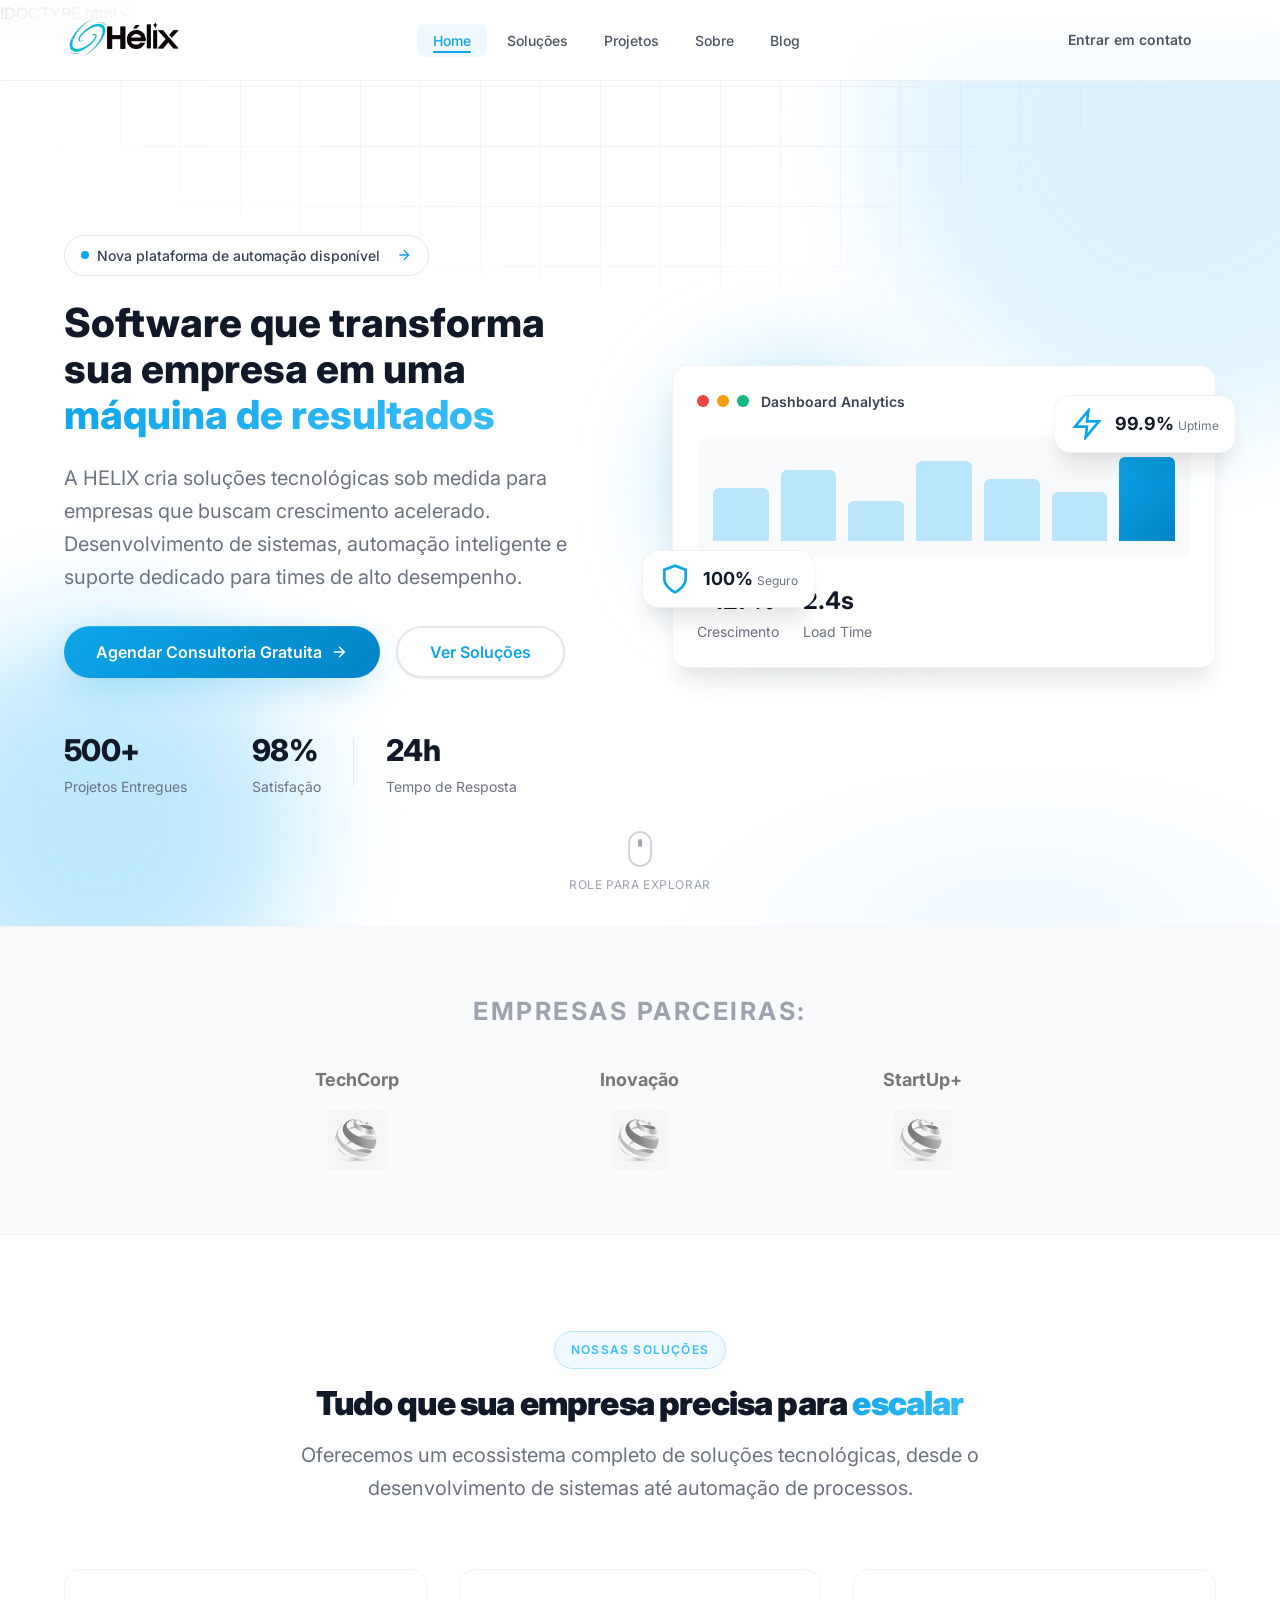
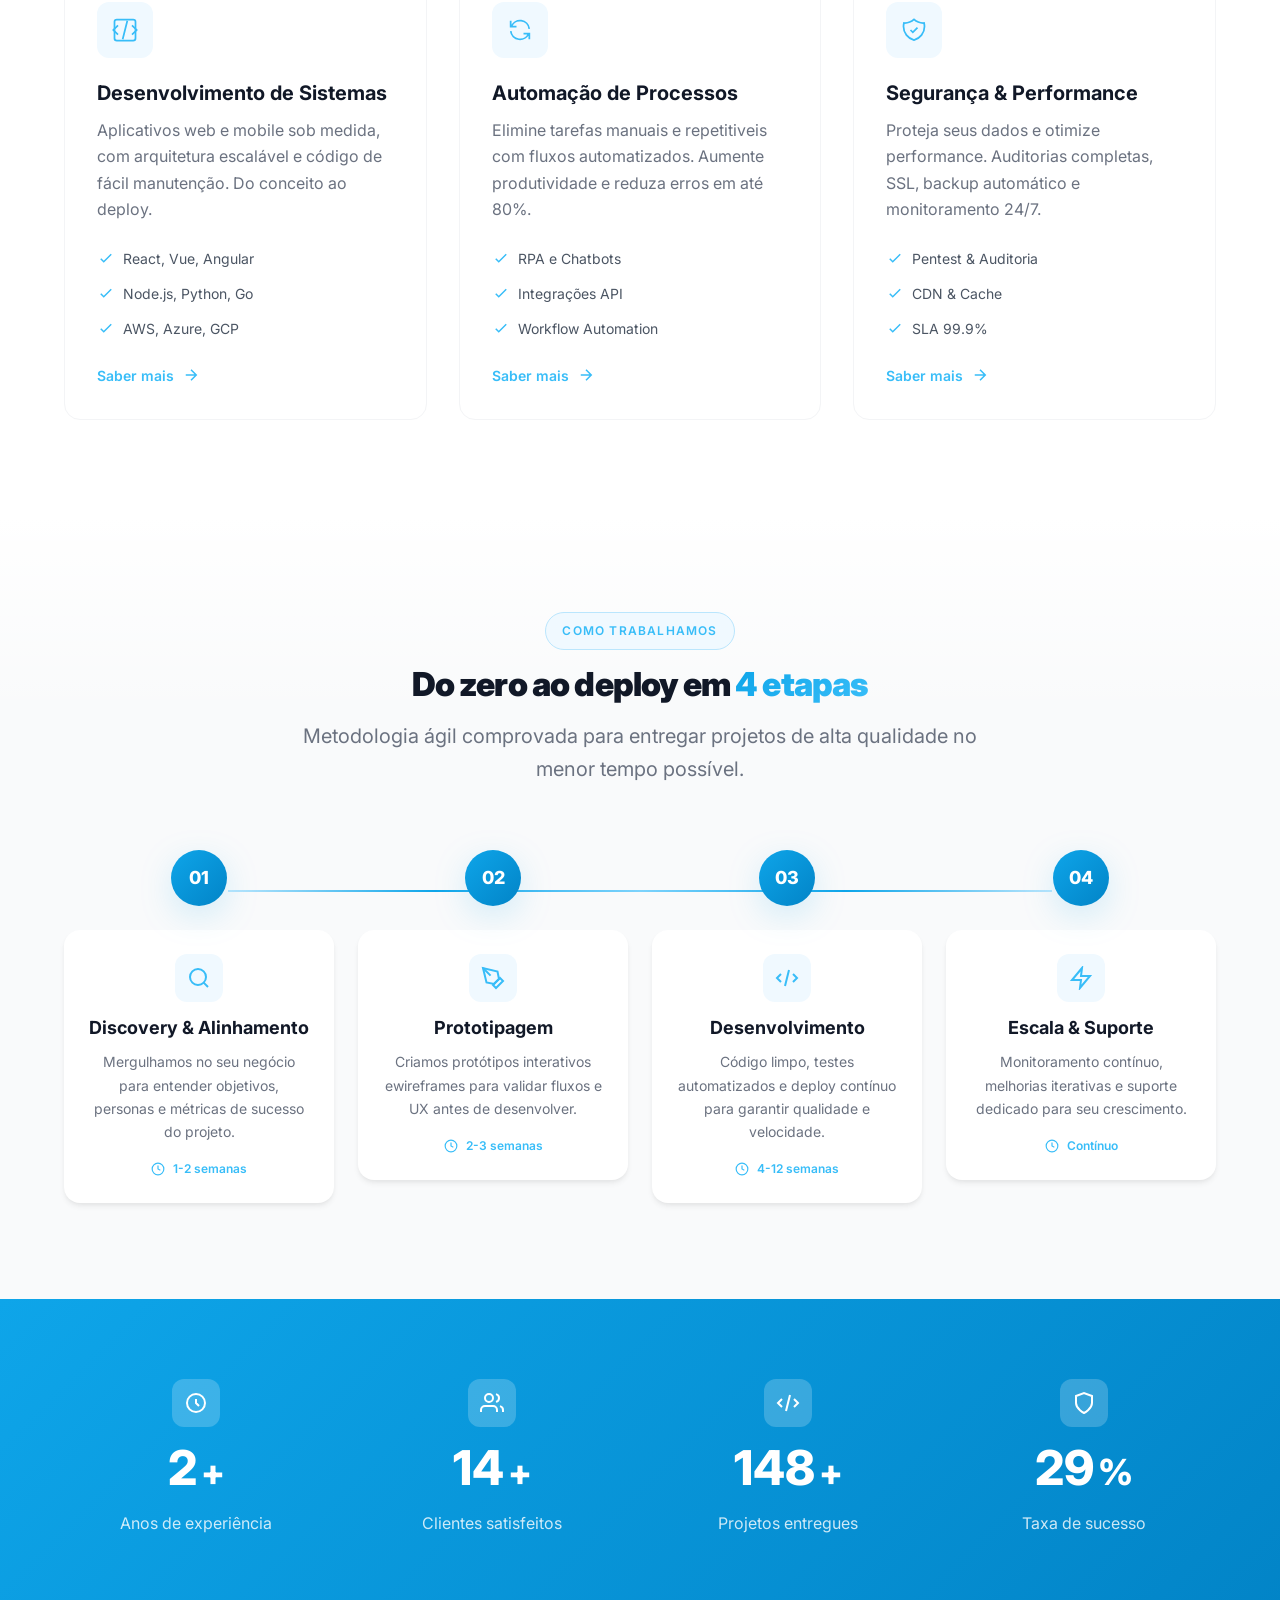
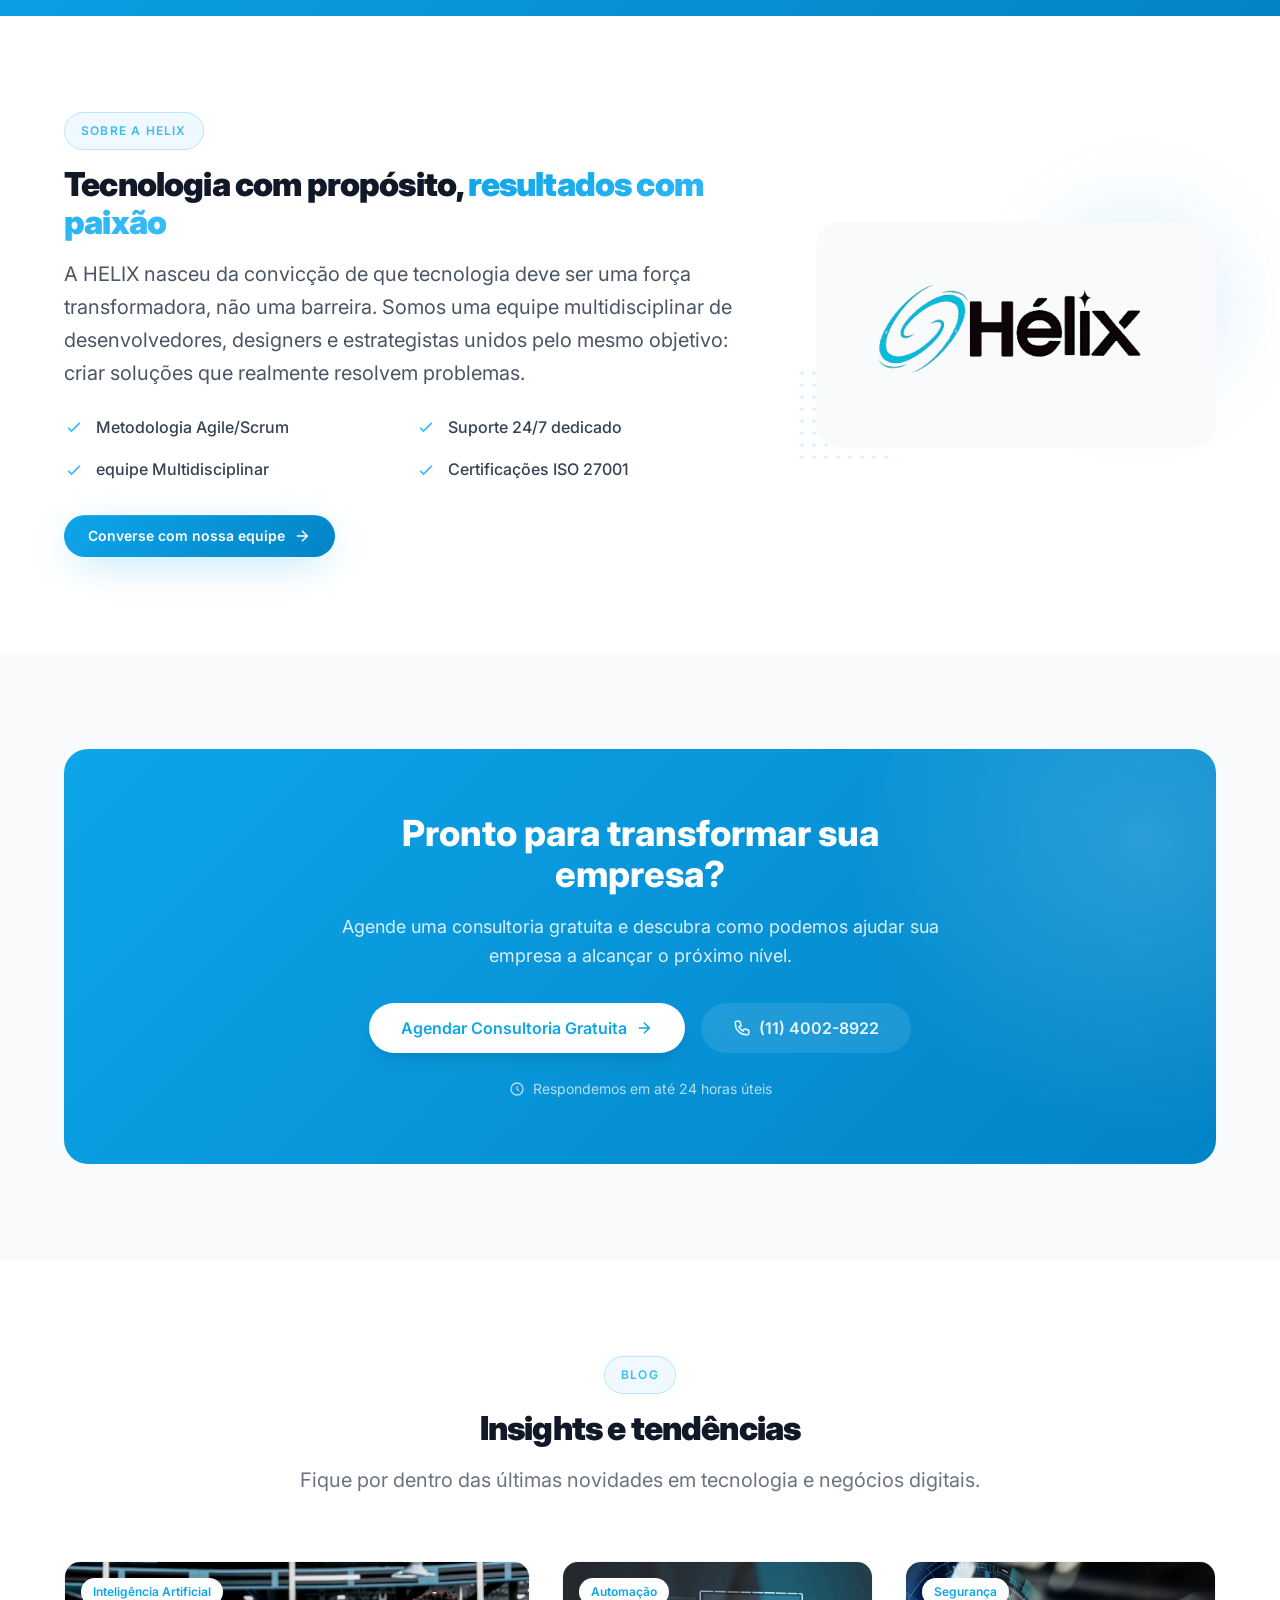
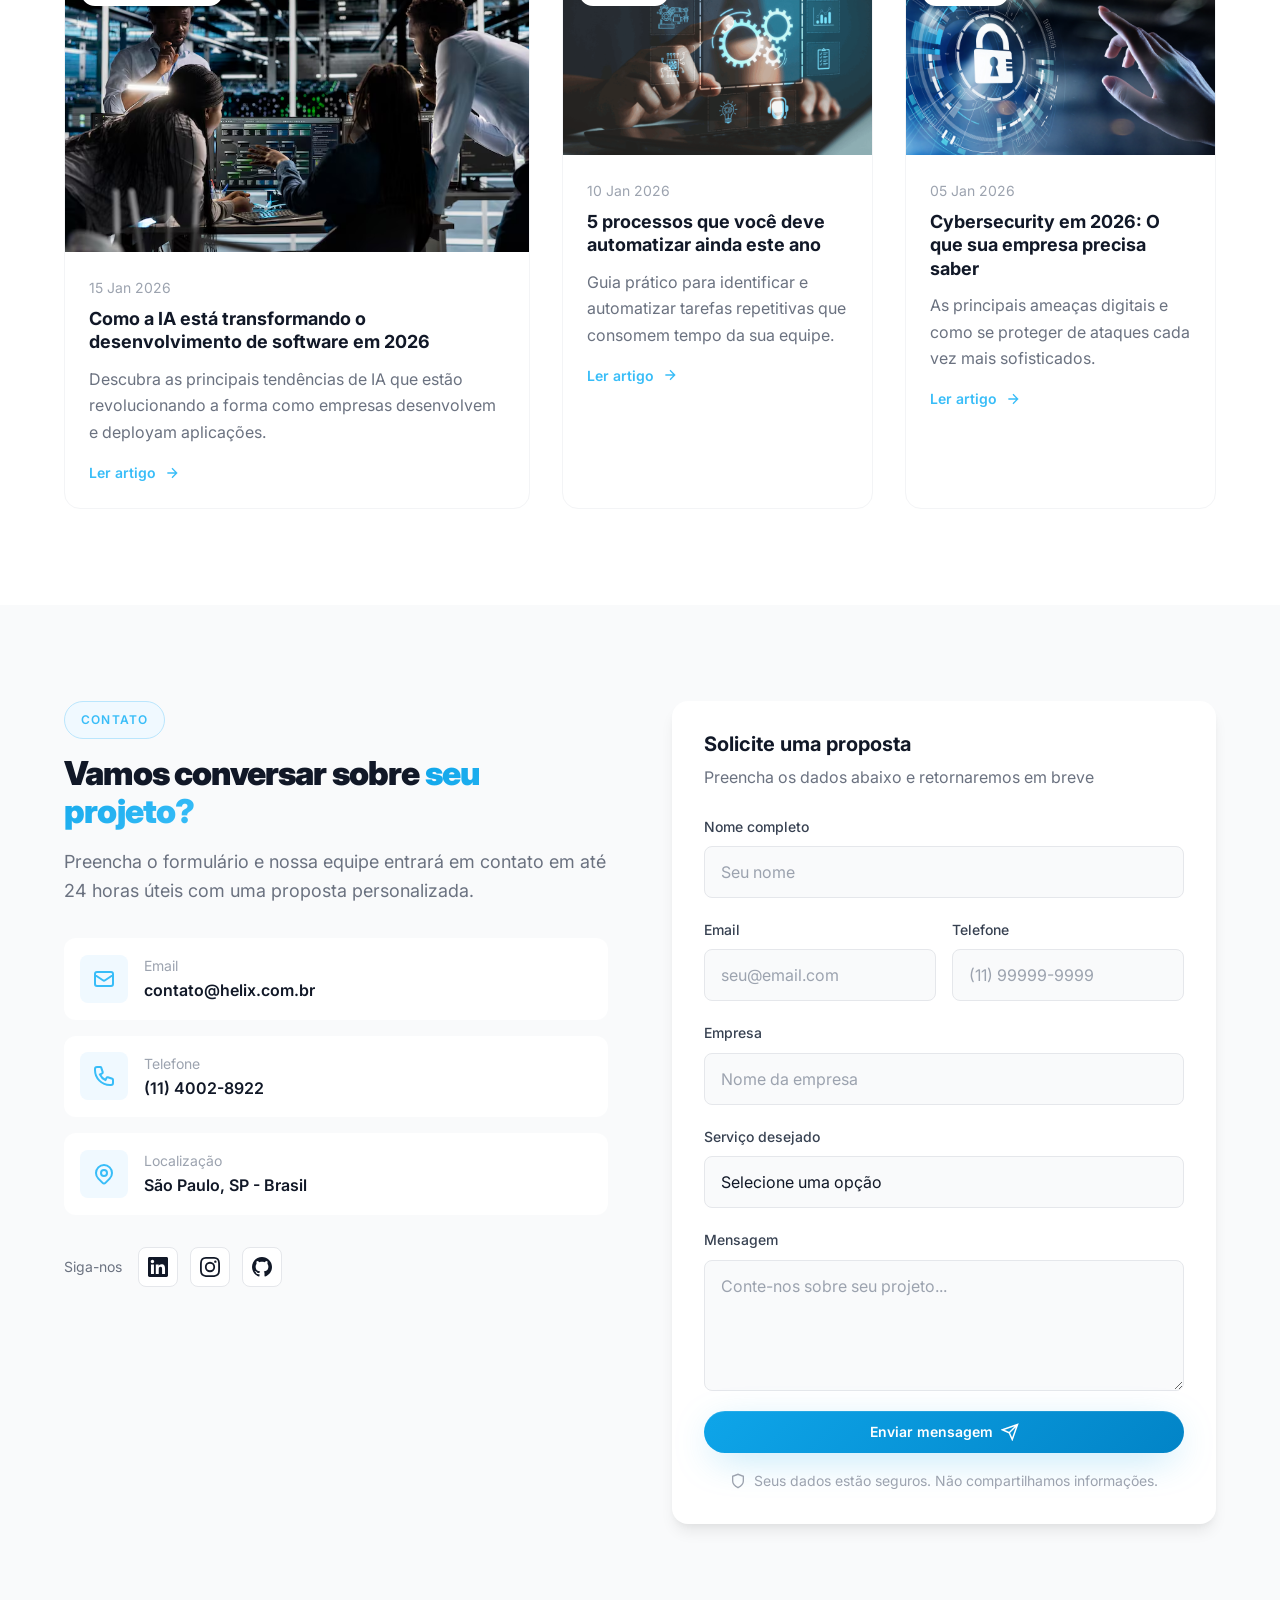
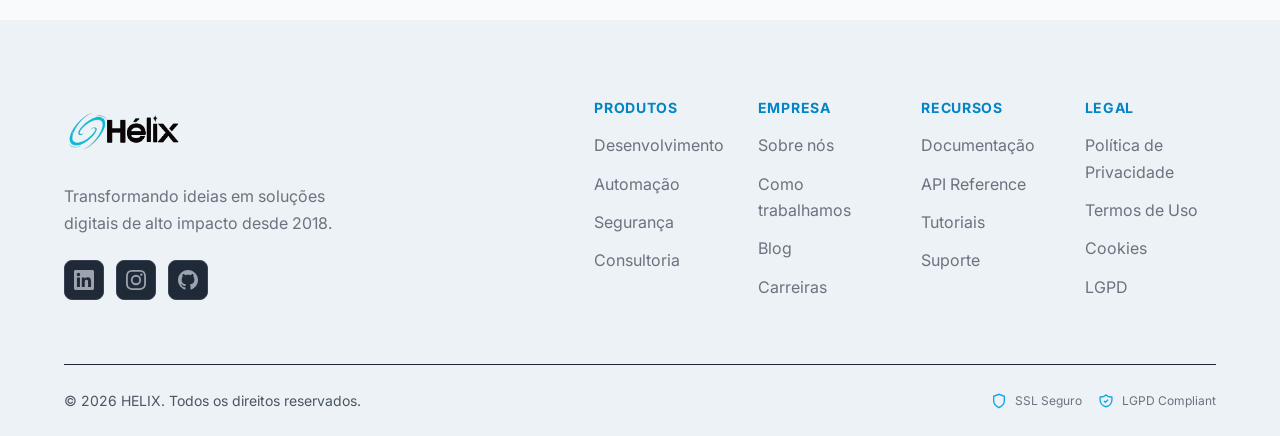
<file: Prototipo Web Site - TCC/index.html>
!DOCTYPE html>
<html lang="pt-BR">
<head>
    <meta charset="UTF-8">
    <meta name="viewport" content="width=device-width, initial-scale=1.0">
    <meta name="description" content="HELIX - Desenvolvimento de software sob medida, automação de processos e soluções digitais de alto impacto para empresas.">
    <meta name="theme-color" content="#0D9488">

    <title>HELIX - Software que Acelera Seus Resultados</title>

    <!-- Preconnect -->
    <link rel="preconnect" href="https://fonts.googleapis.com">
    <link rel="preconnect" href="https://fonts.gstatic.com" crossorigin>

    <!-- Fonts -->
    <link href="https://fonts.googleapis.com/css2?family=Inter:wght@300;400;500;600;700;800&display=swap" rel="stylesheet">

    <!-- Styles -->
    <link rel="stylesheet" href="styles.css">

    <!-- Favicon -->
    <link rel="icon" type="image/svg+xml" href="data:image/svg+xml,<svg xmlns='http://www.w3.org/2000/svg' viewBox='0 0 100 100'><text y='.9em' font-size='90'>🧬</text></svg>">
</head>
<body>
    <!-- Skip to content (A11y) -->
    <a href="#main" class="skip-link">Pular para o conteúdo principal</a>

    <!-- Navigation -->
    <header class="header" id="header">
        <nav class="nav container" role="navigation" aria-label="Navegação principal">
            <a href="/" class="nav-brand" aria-label="HELIX - Página inicial">
                <img src="./img/logo/imagem_2026-04-06_113404796-Photoroom.png" alt="HELIX" width="125px">
            </a>

            <ul class="nav-menu" id="navMenu" role="menubar">
                <li role="none"><a href="#home" class="nav-link" role="menuitem">Home</a></li>
                <li role="none"><a href="#solutions" class="nav-link" role="menuitem">Soluções</a></li>
                <li role="none"><a href="#projects" class="nav-link" role="menuitem">Projetos</a></li>
                <li role="none"><a href="#about" class="nav-link" role="menuitem">Sobre</a></li>
                <li role="none"><a href="#blog" class="nav-link" role="menuitem">Blog</a></li>
            </ul>

            <div class="nav-actions">
                <a href="#contact" class="btn btn-ghost">
                    <span>Entrar em contato</span>
                </a>
                <button class="nav-toggle" id="navToggle" aria-label="Abrir menu" aria-expanded="false" aria-controls="navMenu">
                    <span class="hamburger"></span>
                </button>
            </div>
        </nav>
    </header>

    <!-- Mobile Menu Overlay -->
    <div class="mobile-menu" id="mobileMenu" aria-hidden="true">
        <div class="mobile-menu-content">
            <nav aria-label="Menu mobile">
                <ul class="mobile-nav-list">
                    <li><a href="#home" class="mobile-nav-link">
                        <span class="mobile-nav-number">01</span>
                        <span class="mobile-nav-text">Home</span>
                    </a></li>
                    <li><a href="#solutions" class="mobile-nav-link">
                        <span class="mobile-nav-number">02</span>
                        <span class="mobile-nav-text">Soluções</span>
                    </a></li>
                    <li><a href="#projects" class="mobile-nav-link">
                        <span class="mobile-nav-number">03</span>
                        <span class="mobile-nav-text">Projetos</span>
                    </a></li>
                    <li><a href="#about" class="mobile-nav-link">
                        <span class="mobile-nav-number">04</span>
                        <span class="mobile-nav-text">Sobre</span>
                    </a></li>
                    <li><a href="#blog" class="mobile-nav-link">
                        <span class="mobile-nav-number">05</span>
                        <span class="mobile-nav-text">Blog</span>
                    </a></li>
                </ul>
                <div class="mobile-menu-footer">
                    <a href="#contact" class="btn btn-primary btn-full">
                        <span>Fale Conosco</span>
                        <svg viewBox="0 0 24 24" fill="none" stroke="currentColor" stroke-width="2">
                            <path d="M5 12h14M12 5l7 7-7 7"/>
                        </svg>
                    </a>
                </div>
            </nav>
        </div>
    </div>

    <main id="main">
        <!-- Hero Section -->
        <section class="hero" id="home" aria-labelledby="hero-title">
            <!-- Background Effects -->
            <div class="hero-bg" aria-hidden="true">
                <div class="hero-gradient"></div>
                <div class="hero-grid"></div>
                <div class="hero-orb hero-orb-1"></div>
                <div class="hero-orb hero-orb-2"></div>
                <div class="hero-orb hero-orb-3"></div>
            </div>

            <div class="container hero-container">
                <div class="hero-content">
                    <!-- Badge -->
                    <div class="hero-badge" data-animate="fade-up">
                        <span class="badge-dot"></span>
                        <span class="badge-text">Nova plataforma de automação disponível</span>
                        <svg class="badge-arrow" viewBox="0 0 24 24" fill="none" stroke="currentColor" stroke-width="2">
                            <path d="M5 12h14M12 5l7 7-7 7"/>
                        </svg>
                    </div>

                    <!-- Title -->
                    <h1 id="hero-title" class="hero-title" data-animate="fade-up" data-delay="100">
                        Software que transforma sua empresa em uma
                        <span class="gradient-text">máquina de resultados</span>
                    </h1>

                    <!-- Description -->
                    <p class="hero-description" data-animate="fade-up" data-delay="200">
                        A HELIX cria soluções tecnológicas sob medida para empresas que buscam
                        crescimento acelerado. Desenvolvimento de sistemas, automação inteligente
                        e suporte dedicado para times de alto desempenho.
                    </p>

                    <!-- Actions -->
                    <div class="hero-actions" data-animate="fade-up" data-delay="300">
                        <a href="#contact" class="btn btn-primary btn-lg">
                            <span>Agendar Consultoria Gratuita</span>
                            <svg viewBox="0 0 24 24" fill="none" stroke="currentColor" stroke-width="2">
                                <path d="M5 12h14M12 5l7 7-7 7"/>
                            </svg>
                        </a>
                        <a href="#solutions" class="btn btn-secondary btn-lg">
                            <span>Ver Soluções</span>
                        </a>
                    </div>

                    <!-- Stats -->
                    <div class="hero-stats" data-animate="fade-up" data-delay="400">
                        <div class="stat">
                            <span class="stat-value">500+</span>
                            <span class="stat-label">Projetos Entregues</span>
                        </div>
                        <div class="stat-divider"></div>
                        <div class="stat">
                            <span class="stat-value">98%</span>
                            <span class="stat-label">Satisfação</span>
                        </div>
                        <div class="stat-divider"></div>
                        <div class="stat">
                            <span class="stat-value">24h</span>
                            <span class="stat-label">Tempo de Resposta</span>
                        </div>
                    </div>
                </div>

                <!-- Visual -->
                <div class="hero-visual" data-animate="fade-left" data-delay="200">
                    <div class="hero-card hero-card-main">
                        <div class="card-header">
                            <div class="card-dots">
                                <span></span><span></span><span></span>
                            </div>
                            <span class="card-title">Dashboard Analytics</span>
                        </div>
                        <div class="card-body">
                            <div class="chart-placeholder">
                                <div class="chart-bars">
                                    <div class="chart-bar" style="--height: 60%"></div>
                                    <div class="chart-bar" style="--height: 80%"></div>
                                    <div class="chart-bar" style="--height: 45%"></div>
                                    <div class="chart-bar" style="--height: 90%"></div>
                                    <div class="chart-bar" style="--height: 70%"></div>
                                    <div class="chart-bar" style="--height: 55%"></div>
                                    <div class="chart-bar active" style="--height: 95%"></div>
                                </div>
                            </div>
                            <div class="card-metrics">
                                <div class="metric">
                                    <span class="metric-value">+127%</span>
                                    <span class="metric-label">Crescimento</span>
                                </div>
                                <div class="metric">
                                    <span class="metric-value">2.4s</span>
                                    <span class="metric-label">Load Time</span>
                                </div>
                            </div>
                        </div>
                    </div>

                    <div class="hero-card hero-card-float hero-card-1">
                        <svg class="card-icon" viewBox="0 0 24 24" fill="none" stroke="currentColor" stroke-width="2">
                            <path d="M13 2L3 14h9l-1 8 10-12h-9l1-8z"/>
                        </svg>
                        <div class="card-text">
                            <span class="text-value">99.9%</span>
                            <span class="text-label">Uptime</span>
                        </div>
                    </div>

                    <div class="hero-card hero-card-float hero-card-2">
                        <svg class="card-icon" viewBox="0 0 24 24" fill="none" stroke="currentColor" stroke-width="2">
                            <path d="M12 22s8-4 8-10V5l-8-3-8 3v7c0 6 8 10 8 10z"/>
                        </svg>
                        <div class="card-text">
                            <span class="text-value">100%</span>
                            <span class="text-label">Seguro</span>
                        </div>
                    </div>
                </div>
            </div>

            <!-- Scroll Indicator -->
            <div class="scroll-indicator" aria-hidden="true">
                <div class="scroll-mouse">
                    <div class="scroll-wheel"></div>
                </div>
                <span class="scroll-text">Role para explorar</span>
            </div>
        </section>

        <!-- Logos Section -->
        <section class="logos" aria-label="Clientes que confiam">
            <div class="container">
                <p class="logos-text">Empresas Parceiras:</p>
                <div class="logos-grid">
                    <div class="logo-item">
                        <div class="logo-name">TechCorp</div>
                        <img src="./img/elementos/exLogo.png" alt="TechCorp" class="logo-image">
                    </div>
                    <div class="logo-item">
                        <div class="logo-name">Inovação</div>
                        <img src="./img/elementos/exLogo.png" alt="Inovação" class="logo-image">
                    </div>
                    <div class="logo-item">
                        <div class="logo-name">StartUp+</div>
                        <img src="./img/elementos/exLogo.png" alt="StartUp+" class="logo-image">
                    </div>
                </div>
            </div>
        </section>

        <!-- Solutions Section -->
        <section class="solutions section" id="solutions" aria-labelledby="solutions-title">
            <div class="container">
                <header class="section-header" data-animate="fade-up">
                    <span class="section-badge">Nossas Soluções</span>
                    <h2 id="solutions-title" class="section-title">
                        Tudo que sua empresa precisa para
                        <span class="gradient-text">escalar</span>
                    </h2>
                    <p class="section-description">
                        Oferecemos um ecossistema completo de soluções tecnológicas,
                        desde o desenvolvimento de sistemas até automação de processos.
                    </p>
                </header>

                <div class="solutions-grid">
                    <!-- Solution 1 -->
                    <article class="solution-card" data-animate="fade-up" data-delay="100">
                        <div class="solution-icon">
                            <svg viewBox="0 0 24 24" fill="none" stroke="currentColor" stroke-width="1.5">
                                <path d="M10 20l4-16m4 4l4 4-4 4M6 16l-4-4 4-4"/>
                                <rect x="3" y="3" width="18" height="18" rx="2"/>
                            </svg>
                        </div>
                        <div class="solution-content">
                            <h3 class="solution-title">Desenvolvimento de Sistemas</h3>
                            <p class="solution-description">
                                Aplicativos web e mobile sob medida, com arquitetura escalável
                                e código de fácil manutenção. Do conceito ao deploy.
                            </p>
                            <ul class="solution-features">
                                <li>
                                    <svg viewBox="0 0 24 24" fill="none" stroke="currentColor" stroke-width="2">
                                        <path d="M5 13l4 4L19 7"/>
                                    </svg>
                                    <span>React, Vue, Angular</span>
                                </li>
                                <li>
                                    <svg viewBox="0 0 24 24" fill="none" stroke="currentColor" stroke-width="2">
                                        <path d="M5 13l4 4L19 7"/>
                                    </svg>
                                    <span>Node.js, Python, Go</span>
                                </li>
                                <li>
                                    <svg viewBox="0 0 24 24" fill="none" stroke="currentColor" stroke-width="2">
                                        <path d="M5 13l4 4L19 7"/>
                                    </svg>
                                    <span>AWS, Azure, GCP</span>
                                </li>
                            </ul>
                        </div>
                        <a href="#contact" class="solution-link">
                            <span>Saber mais</span>
                            <svg viewBox="0 0 24 24" fill="none" stroke="currentColor" stroke-width="2">
                                <path d="M5 12h14M12 5l7 7-7 7"/>
                            </svg>
                        </a>
                    </article>

                    <!-- Solution 2 -->
                    <article class="solution-card" data-animate="fade-up" data-delay="200">
                        <div class="solution-icon">
                            <svg viewBox="0 0 24 24" fill="none" stroke="currentColor" stroke-width="1.5">
                                <path d="M4 4v5h.582m15.356 2A8.001 8.001 0 004.582 9m0 0H9m11 11v-5h-.581m0 0a8.003 8.003 0 01-15.357-2m15.357 2H15"/>
                            </svg>
                        </div>
                        <div class="solution-content">
                            <h3 class="solution-title">Automação de Processos</h3>
                            <p class="solution-description">
                                Elimine tarefas manuais e repetitiveis com fluxos automatizados.
                                Aumente produtividade e reduza erros em até 80%.
                            </p>
                            <ul class="solution-features">
                                <li>
                                    <svg viewBox="0 0 24 24" fill="none" stroke="currentColor" stroke-width="2">
                                        <path d="M5 13l4 4L19 7"/>
                                    </svg>
                                    <span> RPA e Chatbots</span>
                                </li>
                                <li>
                                    <svg viewBox="0 0 24 24" fill="none" stroke="currentColor" stroke-width="2">
                                        <path d="M5 13l4 4L19 7"/>
                                    </svg>
                                    <span> Integrações API</span>
                                </li>
                                <li>
                                    <svg viewBox="0 0 24 24" fill="none" stroke="currentColor" stroke-width="2">
                                        <path d="M5 13l4 4L19 7"/>
                                    </svg>
                                    <span> Workflow Automation</span>
                                </li>
                            </ul>
                        </div>
                        <a href="#contact" class="solution-link">
                            <span>Saber mais</span>
                            <svg viewBox="0 0 24 24" fill="none" stroke="currentColor" stroke-width="2">
                                <path d="M5 12h14M12 5l7 7-7 7"/>
                            </svg>
                        </a>
                    </article>

                    <!-- Solution 3 -->
                    <article class="solution-card" data-animate="fade-up" data-delay="300">
                        <div class="solution-icon">
                            <svg viewBox="0 0 24 24" fill="none" stroke="currentColor" stroke-width="1.5">
                                <path d="M9 12l2 2 4-4m5.618-4.016A11.955 11.955 0 0112 2.944a11.955 11.955 0 01-8.618 3.04A12.02 12.02 0 003 9c0 5.591 3.824 10.29 9 11.622 5.176-1.332 9-6.03 9-11.622
0-1.042-.133-2.052-.382-3.016z"/>
                            </svg>
                        </div>
                        <div class="solution-content">
                            <h3 class="solution-title">Segurança & Performance</h3>
                            <p class="solution-description">
                                Proteja seus dados e otimize performance. Auditorias completas,
                                SSL, backup automático e monitoramento 24/7.
                            </p>
                            <ul class="solution-features">
                                <li>
                                    <svg viewBox="0 0 24 24" fill="none" stroke="currentColor" stroke-width="2">
                                        <path d="M5 13l4 4L19 7"/>
                                    </svg>
                                    <span> Pentest & Auditoria</span>
                                </li>
                                <li>
                                    <svg viewBox="0 0 24 24" fill="none" stroke="currentColor" stroke-width="2">
                                        <path d="M5 13l4 4L19 7"/>
                                    </svg>
                                    <span> CDN & Cache</span>
                                </li>
                                <li>
                                    <svg viewBox="0 0 24 24" fill="none" stroke="currentColor" stroke-width="2">
                                        <path d="M5 13l4 4L19 7"/>
                                    </svg>
                                    <span> SLA 99.9%</span>
                                </li>
                            </ul>
                        </div>
                        <a href="#contact" class="solution-link">
                            <span>Saber mais</span>
                            <svg viewBox="0 0 24 24" fill="none" stroke="currentColor" stroke-width="2">
                                <path d="M5 12h14M12 5l7 7-7 7"/>
                            </svg>
                        </a>
                    </article>
                </div>
            </div>
        </section>

        <!-- Process Section -->
        <section class="process section" id="process" aria-labelledby="process-title">
            <div class="container">
                <header class="section-header" data-animate="fade-up">
                    <span class="section-badge">Como Trabalhamos</span>
                    <h2 id="process-title" class="section-title">
                        Do zero ao deploy em
                        <span class="gradient-text">4 etapas</span>
                    </h2>
                    <p class="section-description">
                        Metodologia ágil comprovada para entregar projetos de alta qualidade
                        no menor tempo possível.
                    </p>
                </header>

                <div class="process-timeline">
                    <div class="timeline-connector" aria-hidden="true"></div>

                    <article class="timeline-step" data-animate="fade-up" data-delay="100">
                        <div class="step-number">01</div>
                        <div class="step-card">
                            <div class="step-icon">
                                <svg viewBox="0 0 24 24" fill="none" stroke="currentColor" stroke-width="2">
                                    <circle cx="11" cy="11" r="8"/>
                                    <path d="m21 21-4.35-4.35"/>
                                </svg>
                            </div>
                            <h3 class="step-title">Discovery & Alinhamento</h3>
                            <p class="step-description">
                                Mergulhamos no seu negócio para entender objetivos, personas
                                e métricas de sucesso do projeto.
                            </p>
                            <div class="step-duration">
                                <svg viewBox="0 0 24 24" fill="none" stroke="currentColor" stroke-width="2">
                                    <circle cx="12" cy="12" r="10"/>
                                    <path d="M12 6v6l4 2"/>
                                </svg>
                                <span>1-2 semanas</span>
                            </div>
                        </div>
                    </article>

                    <article class="timeline-step" data-animate="fade-up" data-delay="200">
                        <div class="step-number">02</div>
                        <div class="step-card">
                            <div class="step-icon">
                                <svg viewBox="0 0 24 24" fill="none" stroke="currentColor" stroke-width="2">
                                    <path d="M12 19l7-7 3 3-7 7-3-3z"/>
                                    <path d="M18 13l-1.5-7.5L2 2l3.5 14.5L13 18l5-5z"/>
                                    <path d="M2 2l7.586 7.586"/>
                                </svg>
                            </div>
                            <h3 class="step-title">Prototipagem</h3>
                            <p class="step-description">
                                Criamos protótipos interativos ewireframes para validar
                                fluxos e UX antes de desenvolver.
                            </p>
                            <div class="step-duration">
                                <svg viewBox="0 0 24 24" fill="none" stroke="currentColor" stroke-width="2">
                                    <circle cx="12" cy="12" r="10"/>
                                    <path d="M12 6v6l4 2"/>
                                </svg>
                                <span>2-3 semanas</span>
                            </div>
                        </div>
                    </article>

                    <article class="timeline-step" data-animate="fade-up" data-delay="300">
                        <div class="step-number">03</div>
                        <div class="step-card">
                            <div class="step-icon">
                                <svg viewBox="0 0 24 24" fill="none" stroke="currentColor" stroke-width="2">
                                    <path d="M10 20l4-16m4 4l4 4-4 4M6 16l-4-4 4-4"/>
                                </svg>
                            </div>
                            <h3 class="step-title">Desenvolvimento</h3>
                            <p class="step-description">
                                Código limpo, testes automatizados e deploy contínuo
                                para garantir qualidade e velocidade.
                            </p>
                            <div class="step-duration">
                                <svg viewBox="0 0 24 24" fill="none" stroke="currentColor" stroke-width="2">
                                    <circle cx="12" cy="12" r="10"/>
                                    <path d="M12 6v6l4 2"/>
                                </svg>
                                <span>4-12 semanas</span>
                            </div>
                        </div>
                    </article>

                    <article class="timeline-step" data-animate="fade-up" data-delay="400">
                        <div class="step-number">04</div>
                        <div class="step-card">
                            <div class="step-icon">
                                <svg viewBox="0 0 24 24" fill="none" stroke="currentColor" stroke-width="2">
                                    <path d="M13 2L3 14h9l-1 8 10-12h-9l1-8z"/>
                                </svg>
                            </div>
                            <h3 class="step-title">Escala & Suporte</h3>
                            <p class="step-description">
                                Monitoramento contínuo, melhorias iterativas e suporte
                                dedicado para seu crescimento.
                            </p>
                            <div class="step-duration">
                                <svg viewBox="0 0 24 24" fill="none" stroke="currentColor" stroke-width="2">
                                    <circle cx="12" cy="12" r="10"/>
                                    <path d="M12 6v6l4 2"/>
                                </svg>
                                <span>Contínuo</span>
                            </div>
                        </div>
                    </article>
                </div>
            </div>
        </section>

        <!-- Stats Section -->
        <section class="stats" aria-label="Nossos números">
            <div class="container">
                <div class="stats-grid">
                    <div class="stat-item" data-animate="fade-up">
                        <div class="stat-icon">
                            <svg viewBox="0 0 24 24" fill="none" stroke="currentColor" stroke-width="2">
                                <path d="M12 8v4l3 3m6-3a9 9 0 11-18 0 9 9 0 0118 0z"/>
                            </svg>
                        </div>
                        <span class="stat-number" data-count="8">0</span>
                        <span class="stat-suffix">+</span>
                        <span class="stat-label">Anos de experiência</span>
                    </div>
                    <div class="stat-item" data-animate="fade-up" data-delay="100">
                        <div class="stat-icon">
                            <svg viewBox="0 0 24 24" fill="none" stroke="currentColor" stroke-width="2">
                                <path d="M17 21v-2a4 4 0 00-4-4H5a4 4 0 00-4 4v2"/>
                                <circle cx="9" cy="7" r="4"/>
                                <path d="M23 21v-2a4 4 0 00-3-3.87M16 3.13a4 4 0 010 7.75"/>
                            </svg>
                        </div>
                        <span class="stat-number" data-count="50">0</span>
                        <span class="stat-suffix">+</span>
                        <span class="stat-label">Clientes satisfeitos</span>
                    </div>
                    <div class="stat-item" data-animate="fade-up" data-delay="200">
                        <div class="stat-icon">
                            <svg viewBox="0 0 24 24" fill="none" stroke="currentColor" stroke-width="2">
                                <path d="M10 20l4-16m4 4l4 4-4 4M6 16l-4-4 4-4"/>
                            </svg>
                        </div>
                        <span class="stat-number" data-count="500">0</span>
                        <span class="stat-suffix">+</span>
                        <span class="stat-label">Projetos entregues</span>
                    </div>
                    <div class="stat-item" data-animate="fade-up" data-delay="300">
                        <div class="stat-icon">
                            <svg viewBox="0 0 24 24" fill="none" stroke="currentColor" stroke-width="2">
                                <path d="M12 22s8-4 8-10V5l-8-3-8 3v7c0 6 8 10 8 10z"/>
                            </svg>
                        </div>
                        <span class="stat-number" data-count="99">0</span>
                        <span class="stat-suffix">%</span>
                        <span class="stat-label">Taxa de sucesso</span>
                    </div>
                </div>
            </div>
        </section>

        <!-- About Section -->
        <section class="about section" id="about" aria-labelledby="about-title">
            <div class="container">
                <div class="about-grid">
                    <div class="about-content" data-animate="fade-right">
                        <span class="section-badge">Sobre a HELIX</span>
                        <h2 id="about-title" class="section-title">
                            Tecnologia com propósito,
                            <span class="gradient-text">resultados com paixão</span>
                        </h2>
                        <p class="about-text">
                            A HELIX nasceu da convicção de que tecnologia deve ser uma força
                            transformadora, não uma barreira. Somos uma equipe multidisciplinar
                            de desenvolvedores, designers e estrategistas unidos pelo mesmo objetivo:
                            criar soluções que realmente resolvem problemas.
                        </p>

                        <div class="about-features">
                            <div class="about-feature">
                                <svg viewBox="0 0 24 24" fill="none" stroke="currentColor" stroke-width="2">
                                    <path d="M5 13l4 4L19 7"/>
                                </svg>
                                <span>Metodologia Agile/Scrum</span>
                            </div>
                            <div class="about-feature">
                                <svg viewBox="0 0 24 24" fill="none" stroke="currentColor" stroke-width="2">
                                    <path d="M5 13l4 4L19 7"/>
                                </svg>
                                <span>Suporte 24/7 dedicado</span>
                            </div>
                            <div class="about-feature">
                                <svg viewBox="0 0 24 24" fill="none" stroke="currentColor" stroke-width="2">
                                    <path d="M5 13l4 4L19 7"/>
                                </svg>
                                <span>equipe Multidisciplinar</span>
                            </div>
                            <div class="about-feature">
                                <svg viewBox="0 0 24 24" fill="none" stroke="currentColor" stroke-width="2">
                                    <path d="M5 13l4 4L19 7"/>
                                </svg>
                                <span>Certificações ISO 27001</span>
                            </div>
                        </div>

                        <a href="#contact" class="btn btn-primary">
                            <span>Converse com nossa equipe</span>
                            <svg viewBox="0 0 24 24" fill="none" stroke="currentColor" stroke-width="2">
                                <path d="M5 12h14M12 5l7 7-7 7"/>
                            </svg>
                        </a>
                    </div>

                    <div class="about-visual" data-animate="fade-left">
                        <div class="about-image">
                            <img src="img/logo/imagem_2026-04-06_113404796-Photoroom.png" alt="Logo HELIX" loading="lazy">
                        </div>
                        <div class="about-decoration">
                            <div class="decoration-circle"></div>
                            <div class="decoration-dots"></div>
                        </div>
                    </div>
                </div>
            </div>
        </section>

        <!-- CTA Section -->
        <section class="cta-section" aria-labelledby="cta-title">
            <div class="container">
                <div class="cta-box" data-animate="fade-up">
                    <div class="cta-glow" aria-hidden="true"></div>
                    <div class="cta-content">
                        <h2 id="cta-title" class="cta-title">
                            Pronto para transformar sua empresa?
                        </h2>
                        <p class="cta-description">
                            Agende uma consultoria gratuita e descubra como podemos ajudar
                            sua empresa a alcançar o próximo nível.
                        </p>
                        <div class="cta-actions">
                            <a href="#contact" class="btn btn-white btn-lg">
                                <span>Agendar Consultoria Gratuita</span>
                                <svg viewBox="0 0 24 24" fill="none" stroke="currentColor" stroke-width="2">
                                    <path d="M5 12h14M12 5l7 7-7 7"/>
                                </svg>
                            </a>
                            <a href="tel:+551140028922" class="btn btn-ghost-white btn-lg">
                                <svg viewBox="0 0 24 24" fill="none" stroke="currentColor" stroke-width="2">
                                    <path d="M3 5a2 2 0 012-2h3.28a1 1 0 01.948.684l1.498 4.493a1 1 0 01-.502 1.21l-2.257 1.13a11.042 11.042 0 005.516 5.516l1.13-2.257a1 1 0 011.21-.502l4.493 1.498a1 1 0 01.684.949V19a2 2 0 01-2
2h-1C9.716 21 3 14.284 3 6V5z"/>
                                </svg>
                                <span>(11) 4002-8922</span>
                            </a>
                        </div>
                        <p class="cta-note">
                            <svg viewBox="0 0 24 24" fill="none" stroke="currentColor" stroke-width="2">
                                <path d="M12 8v4l3 3m6-3a9 9 0 11-18 0 9 9 0 0118 0z"/>
                            </svg>
                            Respondemos em até 24 horas úteis
                        </p>
                    </div>
                </div>
            </div>
        </section>

        <!-- Blog Section -->
        <section class="blog section" id="blog" aria-labelledby="blog-title">
            <div class="container">
                <header class="section-header" data-animate="fade-up">
                    <span class="section-badge">Blog</span>
                    <h2 id="blog-title" class="section-title">
                        Insights e tendências
                    </h2>
                    <p class="section-description">
                        Fique por dentro das últimas novidades em tecnologia e negócios digitais.
                    </p>
                </header>

                <div class="blog-grid">
                    <article class="blog-card blog-featured" data-animate="fade-up">
                        <a href="#" class="blog-link">
                            <div class="blog-image">
                                <img src="img/elementos/blog1.avif" alt="Artigo sobre IA" loading="lazy">
                                <span class="blog-category">Inteligência Artificial</span>
                            </div>
                            <div class="blog-content">
                                <time class="blog-date">15 Jan 2026</time>
                                <h3 class="blog-title">
                                    Como a IA está transformando o desenvolvimento de software em 2026
                                </h3>
                                <p class="blog-excerpt">
                                    Descubra as principais tendências de IA que estão revolucionando
                                    a forma como empresas desenvolvem e deployam aplicações.
                                </p>
                                <span class="blog-read-more">
                                    Ler artigo
                                    <svg viewBox="0 0 24 24" fill="none" stroke="currentColor" stroke-width="2">
                                        <path d="M5 12h14M12 5l7 7-7 7"/>
                                    </svg>
                                </span>
                            </div>
                        </a>
                    </article>

                    <article class="blog-card" data-animate="fade-up" data-delay="100">
                        <a href="#" class="blog-link">
                            <div class="blog-image">
                                <img src="img/elementos/blog2.png" alt="Artigo sobre automação" loading="lazy">
                                <span class="blog-category">Automação</span>
                            </div>
                            <div class="blog-content">
                                <time class="blog-date">10 Jan 2026</time>
                                <h3 class="blog-title">
                                    5 processos que você deve automatizar ainda este ano
                                </h3>
                                <p class="blog-excerpt">
                                    Guia prático para identificar e automatizar tarefas repetitivas
                                    que consomem tempo da sua equipe.
                                </p>
                                <span class="blog-read-more">
                                    Ler artigo
                                    <svg viewBox="0 0 24 24" fill="none" stroke="currentColor" stroke-width="2">
                                        <path d="M5 12h14M12 5l7 7-7 7"/>
                                    </svg>
                                </span>
                            </div>
                        </a>
                    </article>

                    <article class="blog-card" data-animate="fade-up" data-delay="200">
                        <a href="#" class="blog-link">
                            <div class="blog-image">
                                <img src="img/elementos/blog3.png" alt="Artigo sobre segurança" loading="lazy">
                                <span class="blog-category">Segurança</span>
                            </div>
                            <div class="blog-content">
                                <time class="blog-date">05 Jan 2026</time>
                                <h3 class="blog-title">
                                    Cybersecurity em 2026: O que sua empresa precisa saber
                                </h3>
                                <p class="blog-excerpt">
                                    As principais ameaças digitais e como se proteger de ataques
                                    cada vez mais sofisticados.
                                </p>
                                <span class="blog-read-more">
                                    Ler artigo
                                    <svg viewBox="0 0 24 24" fill="none" stroke="currentColor" stroke-width="2">
                                        <path d="M5 12h14M12 5l7 7-7 7"/>
                                    </svg>
                                </span>
                            </div>
                        </a>
                    </article>
                </div>
            </div>
        </section>

        <!-- Contact Section -->
        <section class="contact section" id="contact" aria-labelledby="contact-title">
            <div class="container">
                <div class="contact-grid">
                    <div class="contact-info" data-animate="fade-right">
                        <span class="section-badge">Contato</span>
                        <h2 id="contact-title" class="section-title">
                            Vamos conversar sobre
                            <span class="gradient-text">seu projeto?</span>
                        </h2>
                        <p class="contact-description">
                            Preencha o formulário e nossa equipe entrará em contato em até
                            24 horas úteis com uma proposta personalizada.
                        </p>

                        <div class="contact-methods">
                            <a href="mailto:contato@helix.com.br" class="contact-method">
                                <div class="method-icon">
                                    <svg viewBox="0 0 24 24" fill="none" stroke="currentColor" stroke-width="2">
                                        <path d="M3 8l7.89 5.26a2 2 0 002.22 0L21 8M5 19h14a2 2 0 002-2V7a2 2 0 00-2-2H5a2 2 0 00-2 2v10a2 2 0 002 2z"/>
                                    </svg>
                                </div>
                                <div class="method-content">
                                    <span class="method-label">Email</span>
                                    <span class="method-value">contato@helix.com.br</span>
                                </div>
                            </a>

                            <a href="tel:+551140028922" class="contact-method">
                                <div class="method-icon">
                                    <svg viewBox="0 0 24 24" fill="none" stroke="currentColor" stroke-width="2">
                                        <path d="M3 5a2 2 0 012-2h3.28a1 1 0 01.948.684l1.498 4.493a1 1 0 01-.502 1.21l-2.257 1.13a11.042 11.042 0 005.516 5.516l1.13-2.257a1 1 0 011.21-.502l4.493 1.498a1 1 0 01.684.949V19a2 2 0
01-2 2h-1C9.716 21 3 14.284 3 6V5z"/>
                                    </svg>
                                </div>
                                <div class="method-content">
                                    <span class="method-label">Telefone</span>
                                    <span class="method-value">(11) 4002-8922</span>
                                </div>
                            </a>

                            <div class="contact-method">
                                <div class="method-icon">
                                    <svg viewBox="0 0 24 24" fill="none" stroke="currentColor" stroke-width="2">
                                        <path d="M17.657 16.657L13.414 20.9a1.998 1.998 0 01-2.827 0l-4.244-4.243a8 8 0 1111.314 0z"/>
                                        <path d="M15 11a3 3 0 11-6 0 3 3 0 016 0z"/>
                                    </svg>
                                </div>
                                <div class="method-content">
                                    <span class="method-label">Localização</span>
                                    <span class="method-value">São Paulo, SP - Brasil</span>
                                </div>
                            </div>
                        </div>

                        <div class="contact-social">
                            <span class="social-label">Siga-nos</span>
                            <div class="social-links">
                                <a href="#" class="social-link" aria-label="LinkedIn">
                                    <svg viewBox="0 0 24 24" fill="currentColor">
                                        <path d="M20.447 20.452h-3.554v-5.569c0-1.328-.027-3.037-1.852-3.037-1.853 0-2.136 1.445-2.136 2.939v5.667H9.351V9h3.414v1.561h.046c.477-.9 1.637-1.85 3.37-1.85 3.601 0 4.267 2.37 4.267
5.455v6.286zM5.337 7.433c-1.144 0-2.063-.926-2.063-2.065 0-1.138.92-2.063 2.063-2.063 1.14 0 2.064.925 2.064 2.063 0 1.139-.925 2.065-2.064 2.065zm1.782 13.019H3.555V9h3.564v11.452zM22.225 0H1.771C.792 0 0 .774 0 1.729v20.542C0
23.227.792 24 1.771 24h20.451C23.2 24 24 23.227 24 22.271V1.729C24 .774 23.2 0 22.222 0h.003z"/>
                                    </svg>
                                </a>
                                <a href="#" class="social-link" aria-label="Instagram">
                                    <svg viewBox="0 0 24 24" fill="currentColor">
                                        <path d="M12 2.163c3.204 0 3.584.012 4.85.07 3.252.148 4.771 1.691 4.919 4.919.058 1.265.069 1.645.069 4.849 0 3.205-.012 3.584-.069 4.849-.149 3.225-1.664 4.771-4.919
4.919-1.266.058-1.644.07-4.85.07-3.204 0-3.584-.012-4.849-.07-3.26-.149-4.771-1.699-4.919-4.92-.058-1.265-.07-1.644-.07-4.849 0-3.204.013-3.583.07-4.849.149-3.227 1.664-4.771 4.919-4.919 1.266-.057 1.645-.069 4.849-.069zM12 0C8.741
0 8.333.014 7.053.072 2.695.272.273 2.69.073 7.052.014 8.333 0 8.741 0 12c0 3.259.014 3.668.072 4.948.2 4.358 2.618 6.78 6.98 6.98C8.333 23.986 8.741 24 12 24c3.259 0 3.668-.014 4.948-.072 4.354-.2 6.782-2.618
6.979-6.98.059-1.28.073-1.689.073-4.948 0-3.259-.014-3.667-.072-4.947-.196-4.354-2.617-6.78-6.979-6.98C15.668.014 15.259 0 12 0zm0 5.838a6.162 6.162 0 100 12.324 6.162 6.162 0 000-12.324zM12 16a4 4 0 110-8 4 4 0 010
8zm6.406-11.845a1.44 1.44 0 100 2.881 1.44 1.44 0 000-2.881z"/>
                                    </svg>
                                </a>
                                <a href="#" class="social-link" aria-label="GitHub">
                                    <svg viewBox="0 0 24 24" fill="currentColor">
                                        <path d="M12 0c-6.626 0-12 5.373-12 12 0 5.302 3.438 9.8 8.207
11.387.599.111.793-.261.793-.577v-2.234c-3.338.726-4.033-1.416-4.033-1.416-.546-1.387-1.333-1.756-1.333-1.756-1.089-.745.083-.729.083-.729 1.205.084 1.839 1.237 1.839 1.237 1.07 1.834 2.807 1.304
3.492.997.107-.775.418-1.305.762-1.604-2.665-.305-5.467-1.334-5.467-5.931 0-1.311.469-2.381 1.236-3.221-.124-.303-.535-1.524.117-3.176 0 0 1.008-.322 3.301 1.23.957-.266 1.983-.399 3.003-.404 1.02.005 2.047.138 3.006.404
2.291-1.552 3.297-1.23 3.297-1.23.653 1.653.242 2.874.118 3.176.77.84 1.235 1.911 1.235 3.221 0 4.609-2.807 5.624-5.479 5.921.43.372.823 1.102.823 2.222v3.293c0 .319.192.694.801.576 4.765-1.589 8.199-6.086 8.199-11.386
0-6.627-5.373-12-12-12z"/>
                                    </svg>
                                </a>
                            </div>
                        </div>
                    </div>

                    <form class="contact-form" id="contactForm" data-animate="fade-left">
                        <div class="form-header">
                            <h3 class="form-title">Solicite uma proposta</h3>
                            <p class="form-subtitle">Preencha os dados abaixo e retornaremos em breve</p>
                        </div>

                        <div class="form-group">
                            <label for="name" class="form-label">Nome completo</label>
                            <input type="text" id="name" name="name" class="form-input" placeholder="Seu nome" required>
                        </div>

                        <div class="form-row">
                            <div class="form-group">
                                <label for="email" class="form-label">Email</label>
                                <input type="email" id="email" name="email" class="form-input" placeholder="seu@email.com" required>
                            </div>
                            <div class="form-group">
                                <label for="phone" class="form-label">Telefone</label>
                                <input type="tel" id="phone" name="phone" class="form-input" placeholder="(11) 99999-9999">
                            </div>
                        </div>

                        <div class="form-group">
                            <label for="company" class="form-label">Empresa</label>
                            <input type="text" id="company" name="company" class="form-input" placeholder="Nome da empresa">
                        </div>

                        <div class="form-group">
                            <label for="service" class="form-label">Serviço desejado</label>
                            <select id="service" name="service" class="form-select" required>
                                <option value="" disabled selected>Selecione uma opção</option>
                                <option value="development">Desenvolvimento de Sistemas</option>
                                <option value="automation">Automação de Processos</option>
                                <option value="security">Segurança & Performance</option>
                                <option value="consulting">Consultoria</option>
                                <option value="other">Outro</option>
                            </select>
                        </div>

                        <div class="form-group">
                            <label for="message" class="form-label">Mensagem</label>
                            <textarea id="message" name="message" class="form-textarea" rows="4" placeholder="Conte-nos sobre seu projeto..."></textarea>
                        </div>

                        <button type="submit" class="btn btn-primary btn-full">
                            <span>Enviar mensagem</span>
                            <svg viewBox="0 0 24 24" fill="none" stroke="currentColor" stroke-width="2">
                                <path d="M22 2L11 13M22 2l-7 20-4-9-9-4 20-7z"/>
                            </svg>
                        </button>

                        <p class="form-privacy">
                            <svg viewBox="0 0 24 24" fill="none" stroke="currentColor" stroke-width="2">
                                <path d="M12 22s8-4 8-10V5l-8-3-8 3v7c0 6 8 10 8 10z"/>
                            </svg>
                            Seus dados estão seguros. Não compartilhamos informações.
                        </p>
                    </form>
                </div>
            </div>
        </section>
    </main>

    <!-- Footer -->
    <footer class="footer">
        <div class="container">
            <div class="footer-main">
                <div class="footer-brand">
                    <a href="/" class="footer-logo">
                        <img src="./img/logo/imagem_2026-04-06_113404796-Photoroom.png" alt="HELIX" width="125px">
                    </a>
                    <p class="footer-tagline">
                        Transformando ideias em soluções digitais de alto impacto desde 2018.
                    </p>
                    <div class="social-links">
                                <a href="#" class="social-link" aria-label="LinkedIn">
                                    <svg viewBox="0 0 24 24" fill="currentColor">
                                        <path d="M20.447 20.452h-3.554v-5.569c0-1.328-.027-3.037-1.852-3.037-1.853 0-2.136 1.445-2.136 2.939v5.667H9.351V9h3.414v1.561h.046c.477-.9 1.637-1.85 3.37-1.85 3.601 0 4.267 2.37 4.267
5.455v6.286zM5.337 7.433c-1.144 0-2.063-.926-2.063-2.065 0-1.138.92-2.063 2.063-2.063 1.14 0 2.064.925 2.064 2.063 0 1.139-.925 2.065-2.064 2.065zm1.782 13.019H3.555V9h3.564v11.452zM22.225 0H1.771C.792 0 0 .774 0 1.729v20.542C0
23.227.792 24 1.771 24h20.451C23.2 24 24 23.227 24 22.271V1.729C24 .774 23.2 0 22.222 0h.003z"/>
                                    </svg>
                                </a>
                                <a href="#" class="social-link" aria-label="Instagram">
                                    <svg viewBox="0 0 24 24" fill="currentColor">
                                        <path d="M12 2.163c3.204 0 3.584.012 4.85.07 3.252.148 4.771 1.691 4.919 4.919.058 1.265.069 1.645.069 4.849 0 3.205-.012 3.584-.069 4.849-.149 3.225-1.664 4.771-4.919
4.919-1.266.058-1.644.07-4.85.07-3.204 0-3.584-.012-4.849-.07-3.26-.149-4.771-1.699-4.919-4.92-.058-1.265-.07-1.644-.07-4.849 0-3.204.013-3.583.07-4.849.149-3.227 1.664-4.771 4.919-4.919 1.266-.057 1.645-.069 4.849-.069zM12 0C8.741
0 8.333.014 7.053.072 2.695.272.273 2.69.073 7.052.014 8.333 0 8.741 0 12c0 3.259.014 3.668.072 4.948.2 4.358 2.618 6.78 6.98 6.98C8.333 23.986 8.741 24 12 24c3.259 0 3.668-.014 4.948-.072 4.354-.2 6.782-2.618
6.979-6.98.059-1.28.073-1.689.073-4.948 0-3.259-.014-3.667-.072-4.947-.196-4.354-2.617-6.78-6.979-6.98C15.668.014 15.259 0 12 0zm0 5.838a6.162 6.162 0 100 12.324 6.162 6.162 0 000-12.324zM12 16a4 4 0 110-8 4 4 0 010
8zm6.406-11.845a1.44 1.44 0 100 2.881 1.44 1.44 0 000-2.881z"/>
                                    </svg>
                                </a>
                                <a href="#" class="social-link" aria-label="GitHub">
                                    <svg viewBox="0 0 24 24" fill="currentColor">
                                        <path d="M12 0c-6.626 0-12 5.373-12 12 0 5.302 3.438 9.8 8.207
11.387.599.111.793-.261.793-.577v-2.234c-3.338.726-4.033-1.416-4.033-1.416-.546-1.387-1.333-1.756-1.333-1.756-1.089-.745.083-.729.083-.729 1.205.084 1.839 1.237 1.839 1.237 1.07 1.834 2.807 1.304
3.492.997.107-.775.418-1.305.762-1.604-2.665-.305-5.467-1.334-5.467-5.931 0-1.311.469-2.381 1.236-3.221-.124-.303-.535-1.524.117-3.176 0 0 1.008-.322 3.301 1.23.957-.266 1.983-.399 3.003-.404 1.02.005 2.047.138 3.006.404
2.291-1.552 3.297-1.23 3.297-1.23.653 1.653.242 2.874.118 3.176.77.84 1.235 1.911 1.235 3.221 0 4.609-2.807 5.624-5.479 5.921.43.372.823 1.102.823 2.222v3.293c0 .319.192.694.801.576 4.765-1.589 8.199-6.086 8.199-11.386
0-6.627-5.373-12-12-12z"/>
                                    </svg>
                                </a>
                            </div>
                </div>

                <nav class="footer-nav" aria-label="Links do rodapé">
                    <div class="footer-column">
                        <h4 class="footer-heading">Produtos</h4>
                        <ul class="footer-links">
                            <li><a href="#solutions">Desenvolvimento</a></li>
                            <li><a href="#solutions">Automação</a></li>
                            <li><a href="#solutions">Segurança</a></li>
                            <li><a href="#solutions">Consultoria</a></li>
                        </ul>
                    </div>
                    <div class="footer-column">
                        <h4 class="footer-heading">Empresa</h4>
                        <ul class="footer-links">
                            <li><a href="#about">Sobre nós</a></li>
                            <li><a href="#process">Como trabalhamos</a></li>
                            <li><a href="#blog">Blog</a></li>
                            <li><a href="#contact">Carreiras</a></li>
                        </ul>
                    </div>
                    <div class="footer-column">
                        <h4 class="footer-heading">Recursos</h4>
                        <ul class="footer-links">
                            <li><a href="#">Documentação</a></li>
                            <li><a href="#">API Reference</a></li>
                            <li><a href="#">Tutoriais</a></li>
                            <li><a href="#">Suporte</a></li>
                        </ul>
                    </div>
                    <div class="footer-column">
                        <h4 class="footer-heading">Legal</h4>
                        <ul class="footer-links">
                            <li><a href="#">Política de Privacidade</a></li>
                            <li><a href="#">Termos de Uso</a></li>
                            <li><a href="#">Cookies</a></li>
                            <li><a href="#">LGPD</a></li>
                        </ul>
                    </div>
                </nav>
            </div>

            <div class="footer-bottom">
                <p class="footer-copyright">
                    © 2026 HELIX. Todos os direitos reservados.
                </p>
                <div class="footer-badges">
                    <span class="badge-ssl">
                        <svg viewBox="0 0 24 24" fill="none" stroke="currentColor" stroke-width="2">
                            <path d="M12 22s8-4 8-10V5l-8-3-8 3v7c0 6 8 10 8 10z"/>
                        </svg>
                        SSL Seguro
                    </span>
                    <span class="badge-lgpd">
                        <svg viewBox="0 0 24 24" fill="none" stroke="currentColor" stroke-width="2">
                            <path d="M9 12l2 2 4-4m5.618-4.016A11.955 11.955 0 0112 2.944a11.955 11.955 0 01-8.618 3.04A12.02 12.02 0 003 9c0 5.591 3.824 10.29 9 11.622 5.176-1.332 9-6.03 9-11.622 0-1.042-.133-2.052-.382-3.016z"/>
                        </svg>
                        LGPD Compliant
                    </span>
                </div>
            </div>
        </div>
    </footer>

    <!-- Scripts -->
    <script src="script.js"></script>
</body>
</html>
</file>
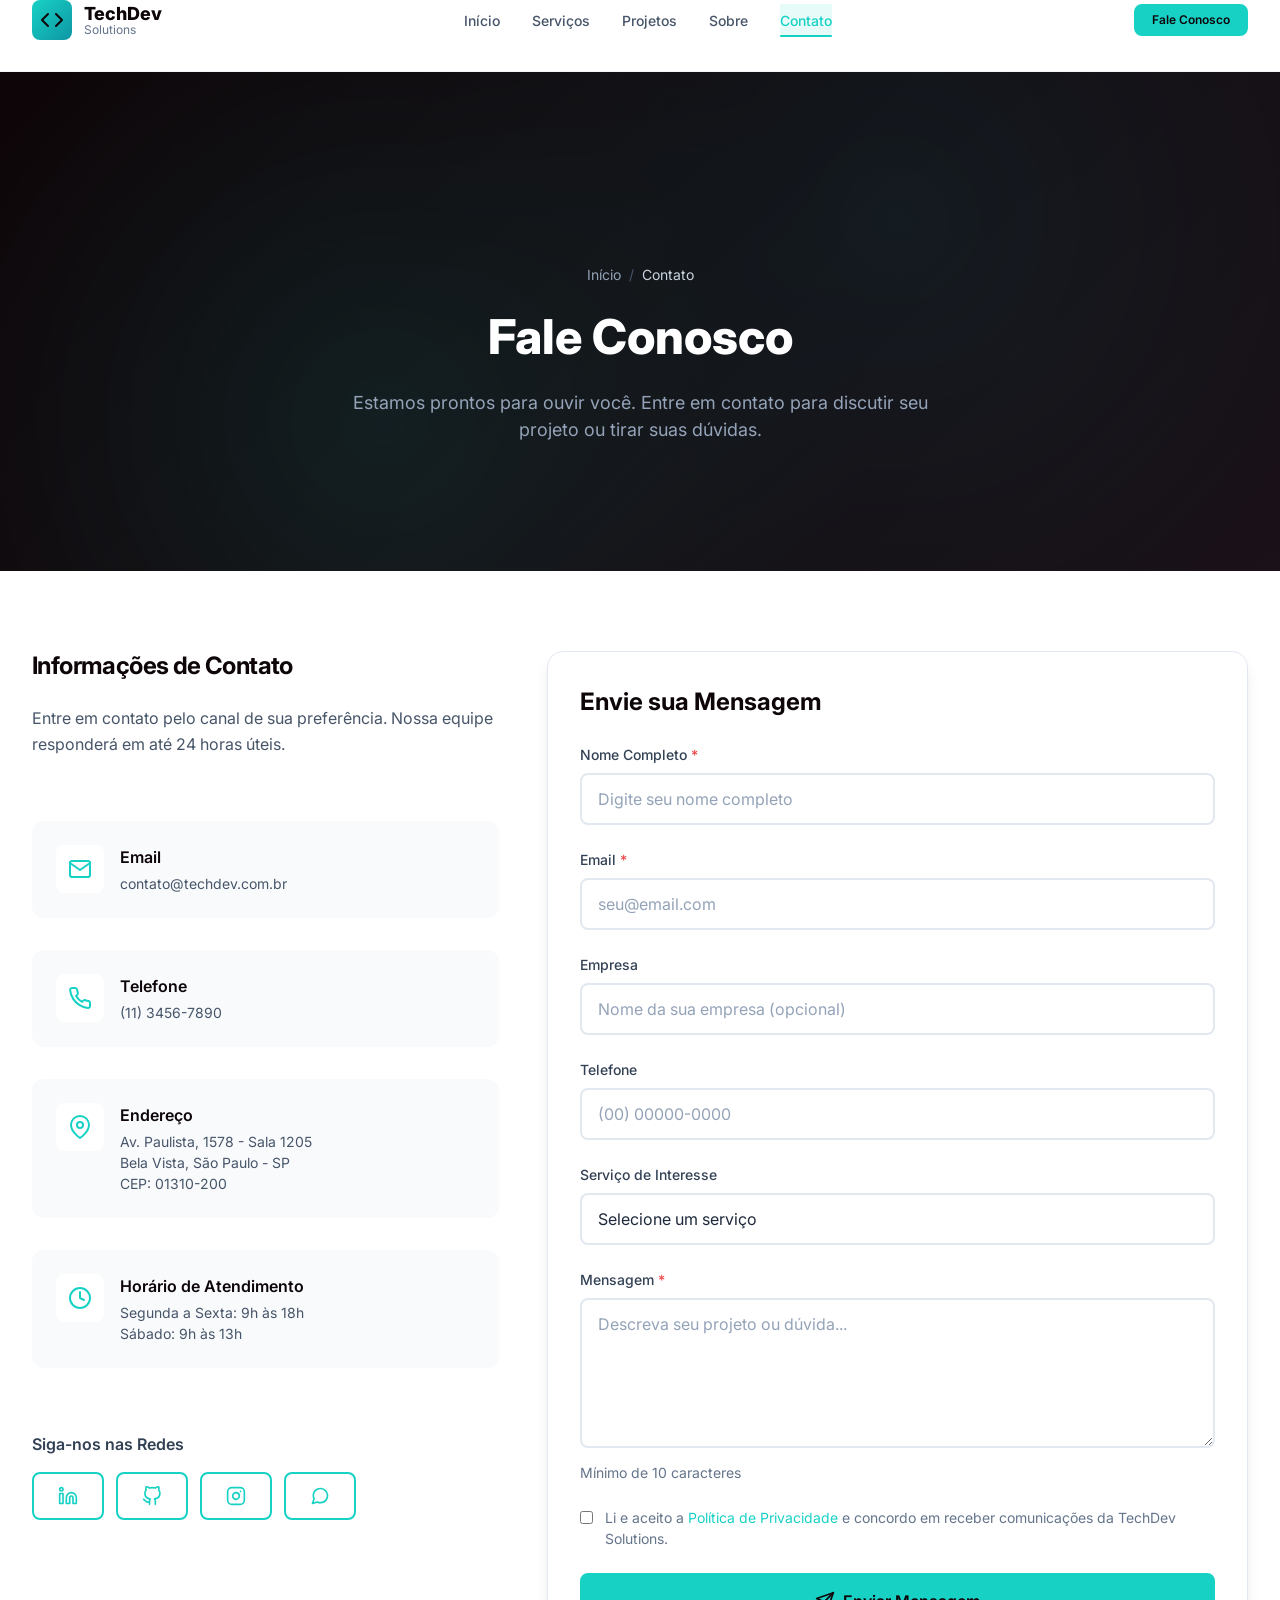
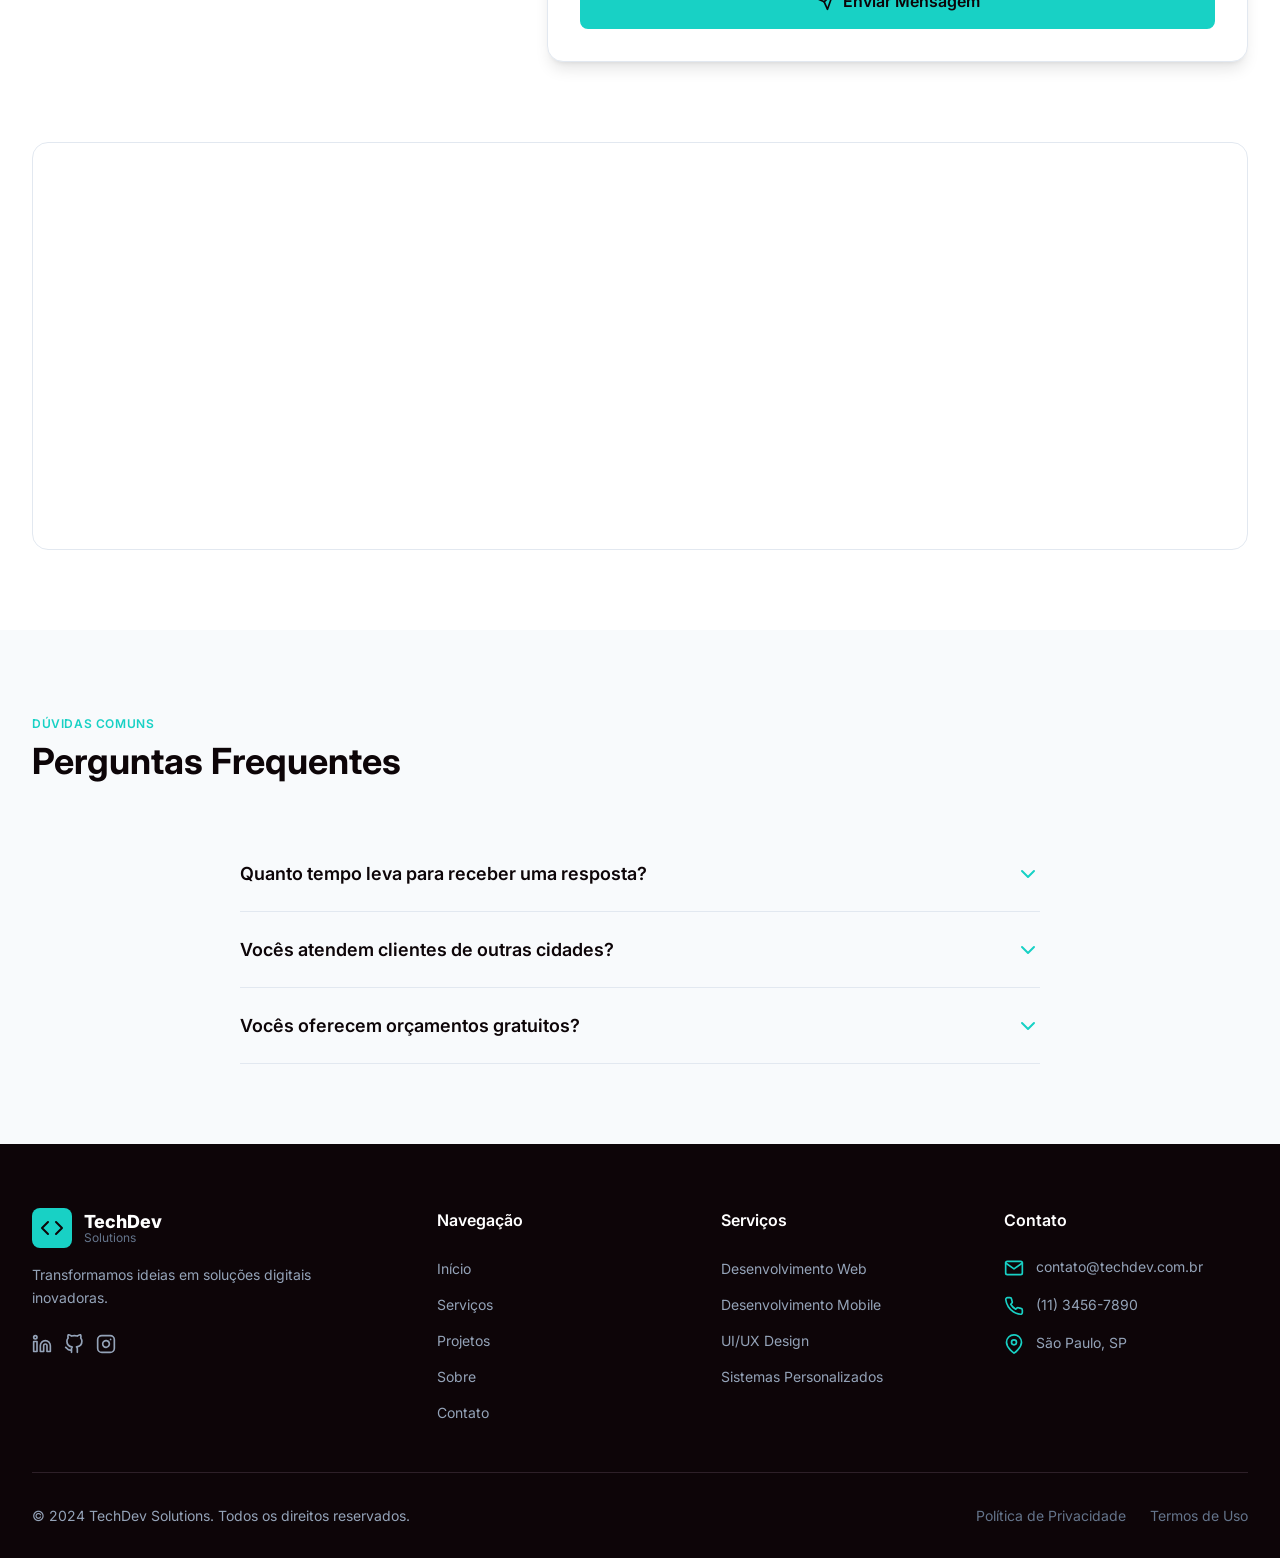
<file: teste/pages/contact.html>
<!DOCTYPE html>
<html lang="pt-BR">
<head>
    <meta charset="UTF-8">
    <meta name="viewport" content="width=device-width, initial-scale=1.0">
    <meta name="description" content="Entre em contato com a TechDev Solutions. Solicite um orçamento, tire suas dúvidas ou marque uma reunião.">
    <title>Contato - TechDev Solutions</title>
    <link rel="stylesheet" href="../css/styles.css">
    <link rel="icon" type="image/svg+xml" href="data:image/svg+xml,%3Csvg xmlns='http://www.w3.org/2000/svg' viewBox='0 0 100 100'%3E%3Crect width='100' height='100' rx='20' fill='%2318D1C5'/%3E%3Ctext x='50' y='65' font-size='50'
text-anchor='middle' fill='%230D0508'%3ETD%3C/text%3E%3C/svg%3E">
</head>
<body>
    <!-- Header -->
    <header class="header">
        <div class="container">
            <div class="header__inner">
                <a href="../index.html" class="logo" aria-label="TechDev - Página inicial">
                    <div class="logo__icon">
                        <svg xmlns="http://www.w3.org/2000/svg" width="24" height="24" viewBox="0 0 24 24" fill="none" stroke="currentColor" stroke-width="2" stroke-linecap="round" stroke-linejoin="round">
                            <polyline points="16 18 22 12 16 6"></polyline>
                            <polyline points="8 6 2 12 8 18"></polyline>
                        </svg>
                    </div>
                    <div class="logo__text">
                        <span class="logo__brand">TechDev</span>
                        <span class="logo__tagline">Solutions</span>
                    </div>
                </a>

                <nav class="nav" role="navigation" aria-label="Menu principal">
                    <ul class="nav__list">
                        <li><a href="../index.html" class="nav__link">Início</a></li>
                        <li><a href="services.html" class="nav__link">Serviços</a></li>
                        <li><a href="projects.html" class="nav__link">Projetos</a></li>
                        <li><a href="about.html" class="nav__link">Sobre</a></li>
                        <li><a href="contact.html" class="nav__link nav__link--active">Contato</a></li>
                    </ul>
                </nav>

                <a href="contact.html" class="btn btn--primary btn--sm">Fale Conosco</a>

                <button class="menu-toggle" aria-label="Abrir menu" aria-expanded="false">
                    <span class="menu-toggle__line"></span>
                    <span class="menu-toggle__line"></span>
                    <span class="menu-toggle__line"></span>
                </button>
            </div>
        </div>
    </header>

    <!-- Mobile Menu -->
    <div class="mobile-menu" aria-hidden="true">
        <nav aria-label="Menu mobile">
            <ul class="mobile-menu__list">
                <li><a href="../index.html" class="mobile-menu__link">Início</a></li>
                <li><a href="services.html" class="mobile-menu__link">Serviços</a></li>
                <li><a href="projects.html" class="mobile-menu__link">Projetos</a></li>
                <li><a href="about.html" class="mobile-menu__link">Sobre</a></li>
                <li><a href="contact.html" class="mobile-menu__link mobile-menu__link--active">Contato</a></li>
            </ul>
            <div class="mobile-menu__cta">
                <a href="contact.html" class="btn btn--primary btn--full">Fale Conosco</a>
            </div>
        </nav>
    </div>

    <!-- Main Content -->
    <main class="main">
        <!-- Page Header -->
        <section class="page-header">
            <div class="page-header__background"></div>
            <div class="container">
                <div class="page-header__content">
                    <nav class="breadcrumb" aria-label="Breadcrumb">
                        <a href="../index.html" class="breadcrumb__link">Início</a>
                        <span class="breadcrumb__separator">/</span>
                        <span class="breadcrumb__current">Contato</span>
                    </nav>
                    <h1 class="page-header__title">Fale Conosco</h1>
                    <p class="page-header__subtitle">
                        Estamos prontos para ouvir você. Entre em contato para discutir
                        seu projeto ou tirar suas dúvidas.
                    </p>
                </div>
            </div>
        </section>

        <!-- Contact Section -->
        <section class="section">
            <div class="container">
                <div class="contact__grid">
                    <!-- Contact Info -->
                    <div class="contact__info">
                        <div>
                            <h2 class="heading heading--3 mb-6">Informações de Contato</h2>
                            <p class="text mb-8">
                                Entre em contato pelo canal de sua preferência. Nossa equipe
                                responderá em até 24 horas úteis.
                            </p>
                        </div>

                        <div class="contact-info-card">
                            <div class="contact-info-card__icon">
                                <svg xmlns="http://www.w3.org/2000/svg" width="24" height="24" viewBox="0 0 24 24" fill="none" stroke="currentColor" stroke-width="2" stroke-linecap="round" stroke-linejoin="round">
                                    <path d="M4 4h16c1.1 0 2 .9 2 2v12c0 1.1-.9 2-2 2H4c-1.1 0-2-.9-2-2V6c0-1.1.9-2 2-2z"></path>
                                    <polyline points="22,6 12,13 2,6"></polyline>
                                </svg>
                            </div>
                            <div class="contact-info-card__content">
                                <h4 class="contact-info-card__title">Email</h4>
                                <p class="contact-info-card__text">
                                    <a href="mailto:contato@techdev.com.br">contato@techdev.com.br</a>
                                </p>
                            </div>
                        </div>

                        <div class="contact-info-card">
                            <div class="contact-info-card__icon">
                                <svg xmlns="http://www.w3.org/2000/svg" width="24" height="24" viewBox="0 0 24 24" fill="none" stroke="currentColor" stroke-width="2" stroke-linecap="round" stroke-linejoin="round">
                                    <path d="M22 16.92v3a2 2 0 0 1-2.18 2 19.79 19.79 0 0 1-8.63-3.07 19.5 19.5 0 0 1-6-6 19.79 19.79 0 0 1-3.07-8.67A2 2 0 0 1 4.11 2h3a2 2 0 0 1 2 1.72 12.84 12.84 0 0 0 .7 2.81 2 2 0 0 1-.45
2.11L8.09 9.91a16 16 0 0 0 6 6l1.27-1.27a2 2 0 0 1 2.11-.45 12.84 12.84 0 0 0 2.81.7A2 2 0 0 1 22 16.92z"></path>
                                </svg>
                            </div>
                            <div class="contact-info-card__content">
                                <h4 class="contact-info-card__title">Telefone</h4>
                                <p class="contact-info-card__text">
                                    <a href="tel:+551134567890">(11) 3456-7890</a>
                                </p>
                            </div>
                        </div>

                        <div class="contact-info-card">
                            <div class="contact-info-card__icon">
                                <svg xmlns="http://www.w3.org/2000/svg" width="24" height="24" viewBox="0 0 24 24" fill="none" stroke="currentColor" stroke-width="2" stroke-linecap="round" stroke-linejoin="round">
                                    <path d="M21 10c0 7-9 13-9 13s-9-6-9-13a9 9 0 0 1 18 0z"></path>
                                    <circle cx="12" cy="10" r="3"></circle>
                                </svg>
                            </div>
                            <div class="contact-info-card__content">
                                <h4 class="contact-info-card__title">Endereço</h4>
                                <p class="contact-info-card__text">
                                    Av. Paulista, 1578 - Sala 1205<br>
                                    Bela Vista, São Paulo - SP<br>
                                    CEP: 01310-200
                                </p>
                            </div>
                        </div>

                        <div class="contact-info-card">
                            <div class="contact-info-card__icon">
                                <svg xmlns="http://www.w3.org/2000/svg" width="24" height="24" viewBox="0 0 24 24" fill="none" stroke="currentColor" stroke-width="2" stroke-linecap="round" stroke-linejoin="round">
                                    <circle cx="12" cy="12" r="10"></circle>
                                    <polyline points="12 6 12 12 16 14"></polyline>
                                </svg>
                            </div>
                            <div class="contact-info-card__content">
                                <h4 class="contact-info-card__title">Horário de Atendimento</h4>
                                <p class="contact-info-card__text">
                                    Segunda a Sexta: 9h às 18h<br>
                                    Sábado: 9h às 13h
                                </p>
                            </div>
                        </div>

                        <!-- Social Links -->
                        <div class="mt-8">
                            <h4 class="font-semibold mb-4">Siga-nos nas Redes</h4>
                            <div class="flex gap-3">
                                <a href="#" class="btn btn--icon btn--secondary" aria-label="LinkedIn">
                                    <svg xmlns="http://www.w3.org/2000/svg" width="20" height="20" viewBox="0 0 24 24" fill="none" stroke="currentColor" stroke-width="2" stroke-linecap="round" stroke-linejoin="round">
                                        <path d="M16 8a6 6 0 0 1 6 6v7h-4v-7a2 2 0 0 0-2-2 2 2 0 0 0-2 2v7h-4v-7a6 6 0 0 1 6-6z"></path>
                                        <rect x="2" y="9" width="4" height="12"></rect>
                                        <circle cx="4" cy="4" r="2"></circle>
                                    </svg>
                                </a>
                                <a href="#" class="btn btn--icon btn--secondary" aria-label="GitHub">
                                    <svg xmlns="http://www.w3.org/2000/svg" width="20" height="20" viewBox="0 0 24 24" fill="none" stroke="currentColor" stroke-width="2" stroke-linecap="round" stroke-linejoin="round">
                                        <path d="M9 19c-5 1.5-5-2.5-7-3m14 6v-3.87a3.37 3.37 0 0 0-.94-2.61c3.14-.35 6.44-1.54 6.44-7A5.44 5.44 0 0 0 20 4.77 5.07 5.07 0 0 0 19.91 1S18.73.65 16 2.48a13.38 13.38 0 0 0-7 0C6.27.65
5.09 1 5.09 1A5.07 5.07 0 0 0 5 4.77a5.44 5.44 0 0 0-1.5 3.78c0 5.42 3.3 6.61 6.44 7A3.37 3.37 0 0 0 9 18.13V22"></path>
                                    </svg>
                                </a>
                                <a href="#" class="btn btn--icon btn--secondary" aria-label="Instagram">
                                    <svg xmlns="http://www.w3.org/2000/svg" width="20" height="20" viewBox="0 0 24 24" fill="none" stroke="currentColor" stroke-width="2" stroke-linecap="round" stroke-linejoin="round">
                                        <rect x="2" y="2" width="20" height="20" rx="5" ry="5"></rect>
                                        <path d="M16 11.37A4 4 0 1 1 12.63 8 4 4 0 0 1 16 11.37z"></path>
                                        <line x1="17.5" y1="6.5" x2="17.51" y2="6.5"></line>
                                    </svg>
                                </a>
                                <a href="#" class="btn btn--icon btn--secondary" aria-label="WhatsApp">
                                    <svg xmlns="http://www.w3.org/2000/svg" width="20" height="20" viewBox="0 0 24 24" fill="none" stroke="currentColor" stroke-width="2" stroke-linecap="round" stroke-linejoin="round">
                                        <path d="M21 11.5a8.38 8.38 0 0 1-.9 3.8 8.5 8.5 0 0 1-7.6 4.7 8.38 8.38 0 0 1-3.8-.9L3 21l1.9-5.7a8.38 8.38 0 0 1-.9-3.8 8.5 8.5 0 0 1 4.7-7.6 8.38 8.38 0 0 1 3.8-.9h.5a8.48 8.48 0 0 1 8
8v.5z"></path>
                                    </svg>
                                </a>
                            </div>
                        </div>
                    </div>

                    <!-- Contact Form -->
                    <div class="contact__form-wrapper">
                        <h3 class="contact__form-title">Envie sua Mensagem</h3>

                        <form id="contact-form" novalidate>
                            <div class="form-group">
                                <label for="contact-name" class="form-label form-label--required">
                                    Nome Completo
                                </label>
                                <input
                                    type="text"
                                    id="contact-name"
                                    name="name"
                                    class="form-input"
                                    placeholder="Digite seu nome completo"
                                    required
                                    minlength="2"
                                    autocomplete="name"
                                >
                                <span id="contact-name-error" class="form-error"></span>
                            </div>

                            <div class="form-group">
                                <label for="contact-email" class="form-label form-label--required">
                                    Email
                                </label>
                                <input
                                    type="email"
                                    id="contact-email"
                                    name="email"
                                    class="form-input"
                                    placeholder="seu@email.com"
                                    required
                                    autocomplete="email"
                                >
                                <span id="contact-email-error" class="form-error"></span>
                            </div>

                            <div class="form-group">
                                <label for="contact-company" class="form-label">
                                    Empresa
                                </label>
                                <input
                                    type="text"
                                    id="contact-company"
                                    name="company"
                                    class="form-input"
                                    placeholder="Nome da sua empresa (opcional)"
                                    autocomplete="organization"
                                >
                                <span id="contact-company-error" class="form-error"></span>
                            </div>

                            <div class="form-group">
                                <label for="contact-phone" class="form-label">
                                    Telefone
                                </label>
                                <input
                                    type="tel"
                                    id="contact-phone"
                                    name="phone"
                                    class="form-input"
                                    placeholder="(00) 00000-0000"
                                    autocomplete="tel"
                                >
                                <span id="contact-phone-error" class="form-error"></span>
                            </div>

                            <div class="form-group">
                                <label for="contact-service" class="form-label">
                                    Serviço de Interesse
                                </label>
                                <select id="contact-service" name="service" class="form-select">
                                    <option value="">Selecione um serviço</option>
                                    <option value="web">Desenvolvimento Web</option>
                                    <option value="mobile">Desenvolvimento Mobile</option>
                                    <option value="design">UI/UX Design</option>
                                    <option value="systems">Sistemas Personalizados</option>
                                    <option value="other">Outro</option>
                                </select>
                            </div>

                            <div class="form-group">
                                <label for="contact-message" class="form-label form-label--required">
                                    Mensagem
                                </label>
                                <textarea
                                    id="contact-message"
                                    name="message"
                                    class="form-textarea"
                                    placeholder="Descreva seu projeto ou dúvida..."
                                    rows="5"
                                    required
                                    minlength="10"
                                ></textarea>
                                <span id="contact-message-error" class="form-error"></span>
                                <span class="form-hint">
                                    Mínimo de 10 caracteres
                                </span>
                            </div>

                            <div class="form-group">
                                <label class="flex items-start gap-3 cursor-pointer">
                                    <input
                                        type="checkbox"
                                        id="contact-privacy"
                                        name="privacy"
                                        class="mt-1"
                                        required
                                    >
                                    <span class="text-sm text-gray">
                                        Li e aceito a <a href="#" class="text-primary">Política de Privacidade</a>
                                        e concordo em receber comunicações da TechDev Solutions.
                                    </span>
                                </label>
                                <span id="contact-privacy-error" class="form-error"></span>
                            </div>

                            <button type="submit" class="btn btn--primary btn--lg btn--full">
                                <svg xmlns="http://www.w3.org/2000/svg" width="20" height="20" viewBox="0 0 24 24" fill="none" stroke="currentColor" stroke-width="2" stroke-linecap="round" stroke-linejoin="round">
                                    <line x1="22" y1="2" x2="11" y2="13"></line>
                                    <polygon points="22 2 15 22 11 13 2 9 22 2"></polygon>
                                </svg>
                                Enviar Mensagem
                            </button>
                        </form>

                        <!-- Success Message -->
                        <div class="form-success-message">
                            <div class="form-success-message__icon">
                                <svg xmlns="http://www.w3.org/2000/svg" width="40" height="40" viewBox="0 0 24 24" fill="none" stroke="currentColor" stroke-width="2" stroke-linecap="round" stroke-linejoin="round">
                                    <path d="M22 11.08V12a10 10 0 1 1-5.93-9.14"></path>
                                    <polyline points="22 4 12 14.01 9 11.01"></polyline>
                                </svg>
                            </div>
                            <h3 class="form-success-message__title">Mensagem Enviada!</h3>
                            <p class="form-success-message__text">
                                Obrigado pelo contato. Nossa equipe responderá em breve.
                            </p>
                            <a href="../index.html" class="btn btn--secondary">
                                Voltar para Início
                            </a>
                        </div>
                    </div>
                </div>
            </div>
        </section>

        <!-- Map Section -->
        <section class="section" style="padding-top: 0;">
            <div class="container">
                <div class="card" style="overflow: hidden; border-radius: var(--radius-2xl);">
                    <iframe

src="https://www.google.com/maps/embed?pb=!1m18!1m12!1m3!1d3657.0976902424646!2d-46.65512492377665!3d-23.56509336161576!2m3!1f0!2f0!3f0!3m2!1i1024!2i768!4f13.1!3m3!1m2!1s0x94ce59c8da0aa315%3A0xd59f9431f2c9776a!2sAv.%20Paulista%2C%20src="https://www.google.com/maps/embed?pb=!1m18!1m12!1m3!1d3657.0976902424646!2d-46.65512492377665!3d-23.56509336161576!2m3!1f0!2f0!3f0!3m2!1i1024!2i768!4f13.1!3m3!1m2!1s0x94ce59c8da0aa315%3A0xd59f9431f2c9776!2sAv.%20Paulista%2C%201578%20-%20Bela%20Vista%2C%20S%C3%A3o%20Paulo%20-%20SP%2C%2001310-200!5e0!3m2!1spt-BR!2sbr!4v1703123456789!5m2!1spt-BR!2sbr"
                        width="100%"
                        height="400"
                        style="border:0;"
                        allowfullscreen=""
                        loading="lazy"
                        referrerpolicy="no-referrer-when-downgrade"
                        title="Localização da TechDev Solutions"
                    ></iframe>
                </div>
            </div>
        </section>

        <!-- FAQ Quick -->
        <section class="section" style="background-color: var(--color-gray-50);">
            <div class="container">
                <div class="section__header">
                    <div>
                        <span class="label">Dúvidas Comuns</span>
                        <h2 class="section__title">Perguntas Frequentes</h2>
                    </div>
                </div>

                <div class="faq-list">
                    <div class="faq-item">
                        <button class="faq-item__question">
                            <span>Quanto tempo leva para receber uma resposta?</span>
                            <svg class="faq-item__icon" xmlns="http://www.w3.org/2000/svg" width="24" height="24" viewBox="0 0 24 24" fill="none" stroke="currentColor" stroke-width="2" stroke-linecap="round"
stroke-linejoin="round">
                                <polyline points="6 9 12 15 18 9"></polyline>
                            </svg>
                        </button>
                        <div class="faq-item__answer">
                            <div class="faq-item__answer-content">
                                Respondemos todas as mensagens em até 24 horas úteis. Para demandas
                                urgentes, sugerimos entrar em contato pelo WhatsApp.
                            </div>
                        </div>
                    </div>

                    <div class="faq-item">
                        <button class="faq-item__question">
                            <span>Vocês atendem clientes de outras cidades?</span>
                            <svg class="faq-item__icon" xmlns="http://www.w3.org/2000/svg" width="24" height="24" viewBox="0 0 24 24" fill="none" stroke="currentColor" stroke-width="2" stroke-linecap="round"
stroke-linejoin="round">
                                <polyline points="6 9 12 15 18 9"></polyline>
                            </svg>
                        </button>
                        <div class="faq-item__answer">
                            <div class="faq-item__answer-content">
                                Sim! Atendemos clientes em todo o Brasil e também no exterior.
                                Utilizamos ferramentas de comunicação online para manter
                                uma colaboração eficiente independente da localização.
                            </div>
                        </div>
                    </div>

                    <div class="faq-item">
                        <button class="faq-item__question">
                            <span>Vocês oferecem orçamentos gratuitos?</span>
                            <svg class="faq-item__icon" xmlns="http://www.w3.org/2000/svg" width="24" height="24" viewBox="0 0 24 24" fill="none" stroke="currentColor" stroke-width="2" stroke-linecap="round"
stroke-linejoin="round">
                                <polyline points="6 9 12 15 18 9"></polyline>
                            </svg>
                        </button>
                        <div class="faq-item__answer">
                            <div class="faq-item__answer-content">
                                Sim! Para projetos de pequeno e médio porte, oferecemos orçamentos
                                gratuitos e sem compromisso. Para projetos mais complexos, podemos
                                realizar uma análise prévia com custo reduzido.
                            </div>
                        </div>
                    </div>
                </div>
            </div>
        </section>
    </main>

    <!-- Footer -->
    <footer class="footer">
        <div class="container">
            <div class="footer__grid">
                <div class="footer__brand">
                    <a href="../index.html" class="footer__logo">
                        <div class="logo__icon">
                            <svg xmlns="http://www.w3.org/2000/svg" width="24" height="24" viewBox="0 0 24 24" fill="none" stroke="currentColor" stroke-width="2" stroke-linecap="round" stroke-linejoin="round">
                                <polyline points="16 18 22 12 16 6"></polyline>
                                <polyline points="8 6 2 12 8 18"></polyline>
                            </svg>
                        </div>
                        <div class="logo__text">
                            <span class="logo__brand">TechDev</span>
                            <span class="logo__tagline">Solutions</span>
                        </div>
                    </a>
                    <p class="footer__description">
                        Transformamos ideias em soluções digitais inovadoras.
                    </p>
                    <div class="footer__social">
                        <a href="#" aria-label="LinkedIn"><svg xmlns="http://www.w3.org/2000/svg" width="20" height="20" viewBox="0 0 24 24" fill="none" stroke="currentColor" stroke-width="2" stroke-linecap="round"
stroke-linejoin="round"><path d="M16 8a6 6 0 0 1 6 6v7h-4v-7a2 2 0 0 0-2-2 2 2 0 0 0-2 2v7h-4v-7a6 6 0 0 1 6-6z"></path><rect x="2" y="9" width="4" height="12"></rect><circle cx="4" cy="4" r="2"></circle></svg></a>
                        <a href="#" aria-label="GitHub"><svg xmlns="http://www.w3.org/2000/svg" width="20" height="20" viewBox="0 0 24 24" fill="none" stroke="currentColor" stroke-width="2" stroke-linecap="round"
stroke-linejoin="round"><path d="M9 19c-5 1.5-5-2.5-7-3m14 6v-3.87a3.37 3.37 0 0 0-.94-2.61c3.14-.35 6.44-1.54 6.44-7A5.44 5.44 0 0 0 20 4.77 5.07 5.07 0 0 0 19.91 1S18.73.65 16 2.48a13.38 13.38 0 0 0-7 0C6.27.65 5.09 1 5.09 1A5.07
5.07 0 0 0 5 4.77a5.44 5.44 0 0 0-1.5 3.78c0 5.42 3.3 6.61 6.44 7A3.37 3.37 0 0 0 9 18.13V22"></path></svg></a>
                        <a href="#" aria-label="Instagram"><svg xmlns="http://www.w3.org/2000/svg" width="20" height="20" viewBox="0 0 24 24" fill="none" stroke="currentColor" stroke-width="2" stroke-linecap="round"
stroke-linejoin="round"><rect x="2" y="2" width="20" height="20" rx="5" ry="5"></rect><path d="M16 11.37A4 4 0 1 1 12.63 8 4 4 0 0 1 16 11.37z"></path><line x1="17.5" y1="6.5" x2="17.51" y2="6.5"></line></svg></a>
                    </div>
                </div>

                <div class="footer__column">
                    <h4 class="footer__title">Navegação</h4>
                    <ul class="footer__links">
                        <li><a href="../index.html" class="footer__link">Início</a></li>
                        <li><a href="services.html" class="footer__link">Serviços</a></li>
                        <li><a href="projects.html" class="footer__link">Projetos</a></li>
                        <li><a href="about.html" class="footer__link">Sobre</a></li>
                        <li><a href="contact.html" class="footer__link">Contato</a></li>
                    </ul>
                </div>

                <div class="footer__column">
                    <h4 class="footer__title">Serviços</h4>
                    <ul class="footer__links">
                        <li><a href="services.html#web-development" class="footer__link">Desenvolvimento Web</a></li>
                        <li><a href="services.html#mobile-development" class="footer__link">Desenvolvimento Mobile</a></li>
                        <li><a href="services.html#ui-ux-design" class="footer__link">UI/UX Design</a></li>
                        <li><a href="services.html#custom-systems" class="footer__link">Sistemas Personalizados</a></li>
                    </ul>
                </div>

                <div class="footer__column">
                    <h4 class="footer__title">Contato</h4>
                    <div class="footer__contact-item">
                        <svg class="footer__contact-icon" xmlns="http://www.w3.org/2000/svg" width="20" height="20" viewBox="0 0 24 24" fill="none" stroke="currentColor" stroke-width="2" stroke-linecap="round"
stroke-linejoin="round"><path d="M4 4h16c1.1 0 2 .9 2 2v12c0 1.1-.9 2-2 2H4c-1.1 0-2-.9-2-2V6c0-1.1.9-2 2-2z"></path><polyline points="22,6 12,13 2,6"></polyline></svg>
                        <span>contato@techdev.com.br</span>
                    </div>
                    <div class="footer__contact-item">
                        <svg class="footer__contact-icon" xmlns="http://www.w3.org/2000/svg" width="20" height="20" viewBox="0 0 24 24" fill="none" stroke="currentColor" stroke-width="2" stroke-linecap="round"
stroke-linejoin="round"><path d="M22 16.92v3a2 2 0 0 1-2.18 2 19.79 19.79 0 0 1-8.63-3.07 19.5 19.5 0 0 1-6-6 19.79 19.79 0 0 1-3.07-8.67A2 2 0 0 1 4.11 2h3a2 2 0 0 1 2 1.72 12.84 12.84 0 0 0 .7 2.81 2 2 0 0 1-.45 2.11L8.09 9.91a16
16 0 0 0 6 6l1.27-1.27a2 2 0 0 1 2.11-.45 12.84 12.84 0 0 0 2.81.7A2 2 0 0 1 22 16.92z"></path></svg>
                        <span>(11) 3456-7890</span>
                    </div>
                    <div class="footer__contact-item">
                        <svg class="footer__contact-icon" xmlns="http://www.w3.org/2000/svg" width="20" height="20" viewBox="0 0 24 24" fill="none" stroke="currentColor" stroke-width="2" stroke-linecap="round"
stroke-linejoin="round"><path d="M21 10c0 7-9 13-9 13s-9-6-9-13a9 9 0 0 1 18 0z"></path><circle cx="12" cy="10" r="3"></circle></svg>
                        <span>São Paulo, SP</span>
                    </div>
                </div>
            </div>

            <div class="footer__bottom">
                <p class="footer__copyright">© 2024 TechDev Solutions. Todos os direitos reservados.</p>
                <div class="footer__legal">
                    <a href="#" class="footer__legal-link">Política de Privacidade</a>
                    <a href="#" class="footer__legal-link">Termos de Uso</a>
                </div>
            </div>
        </div>
    </footer>

    <script type="module" src="../js/main.js"></script>
</body>
</html>
</file>
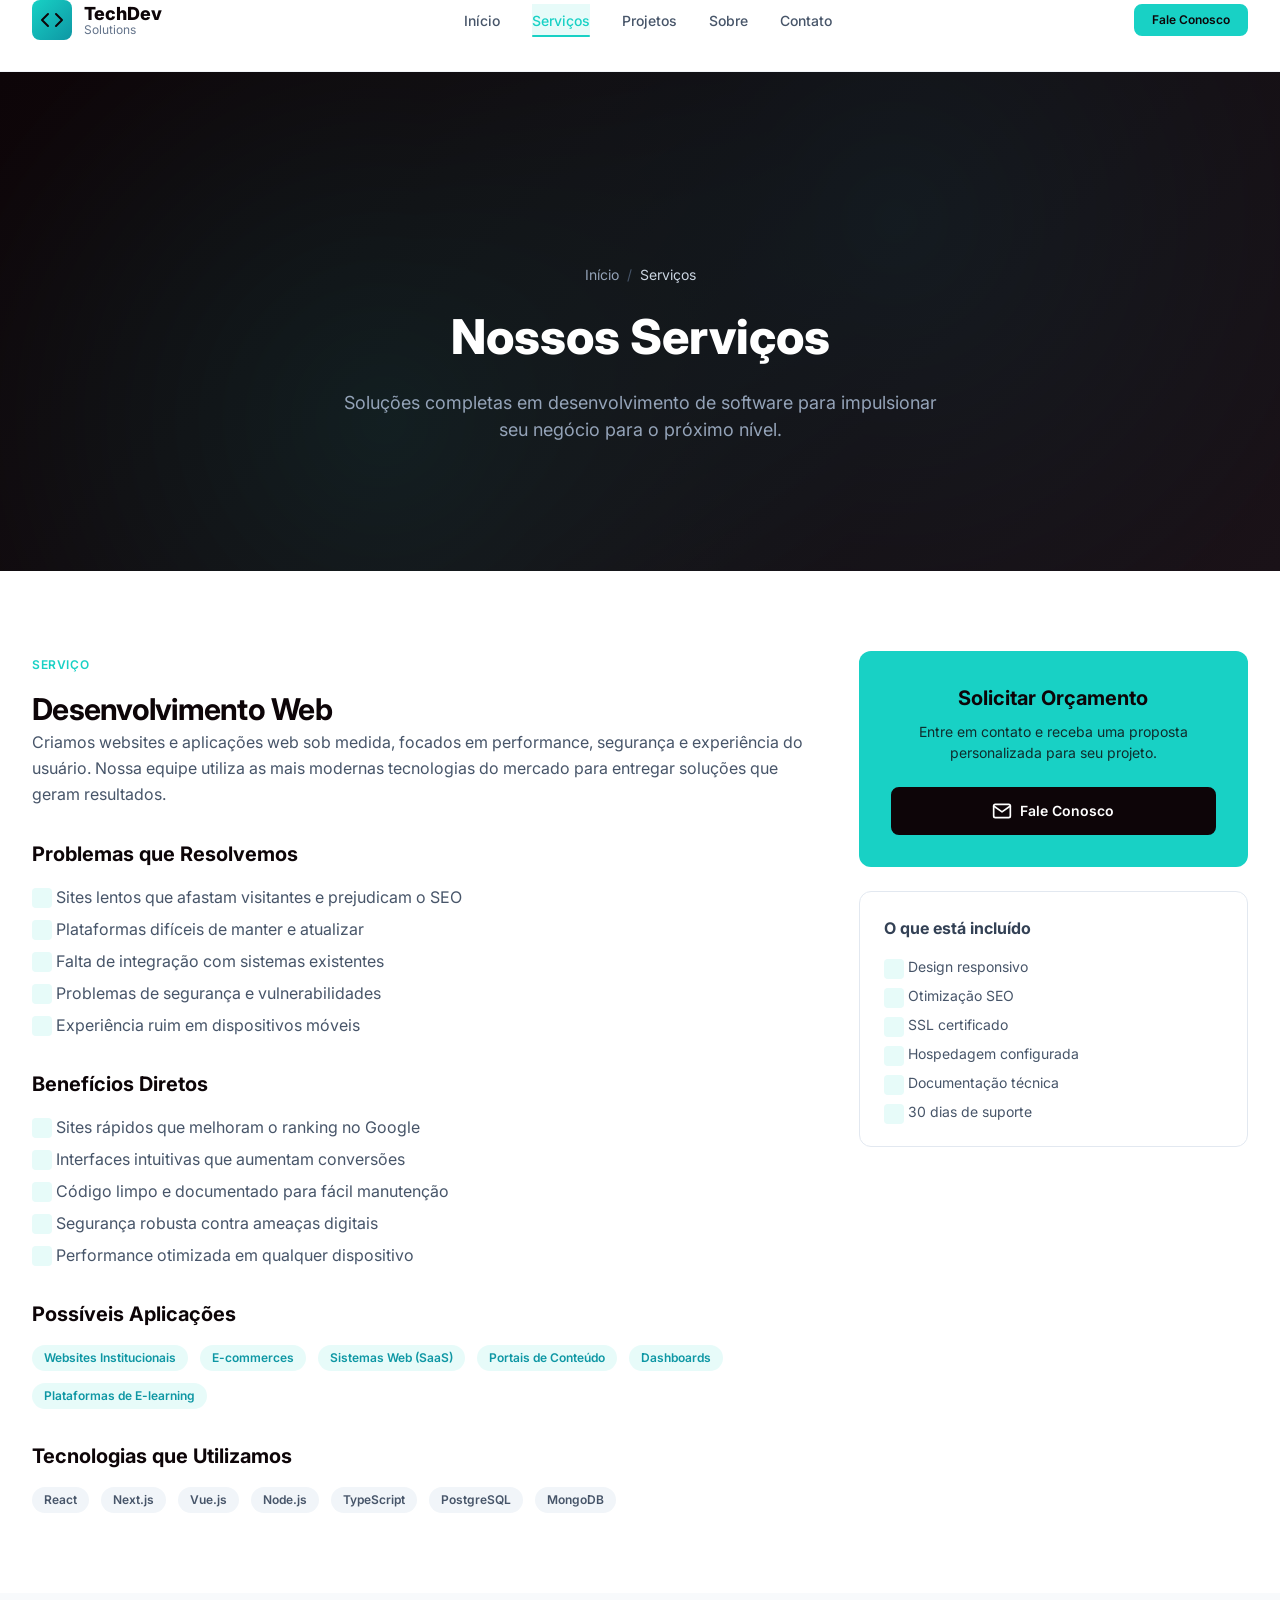
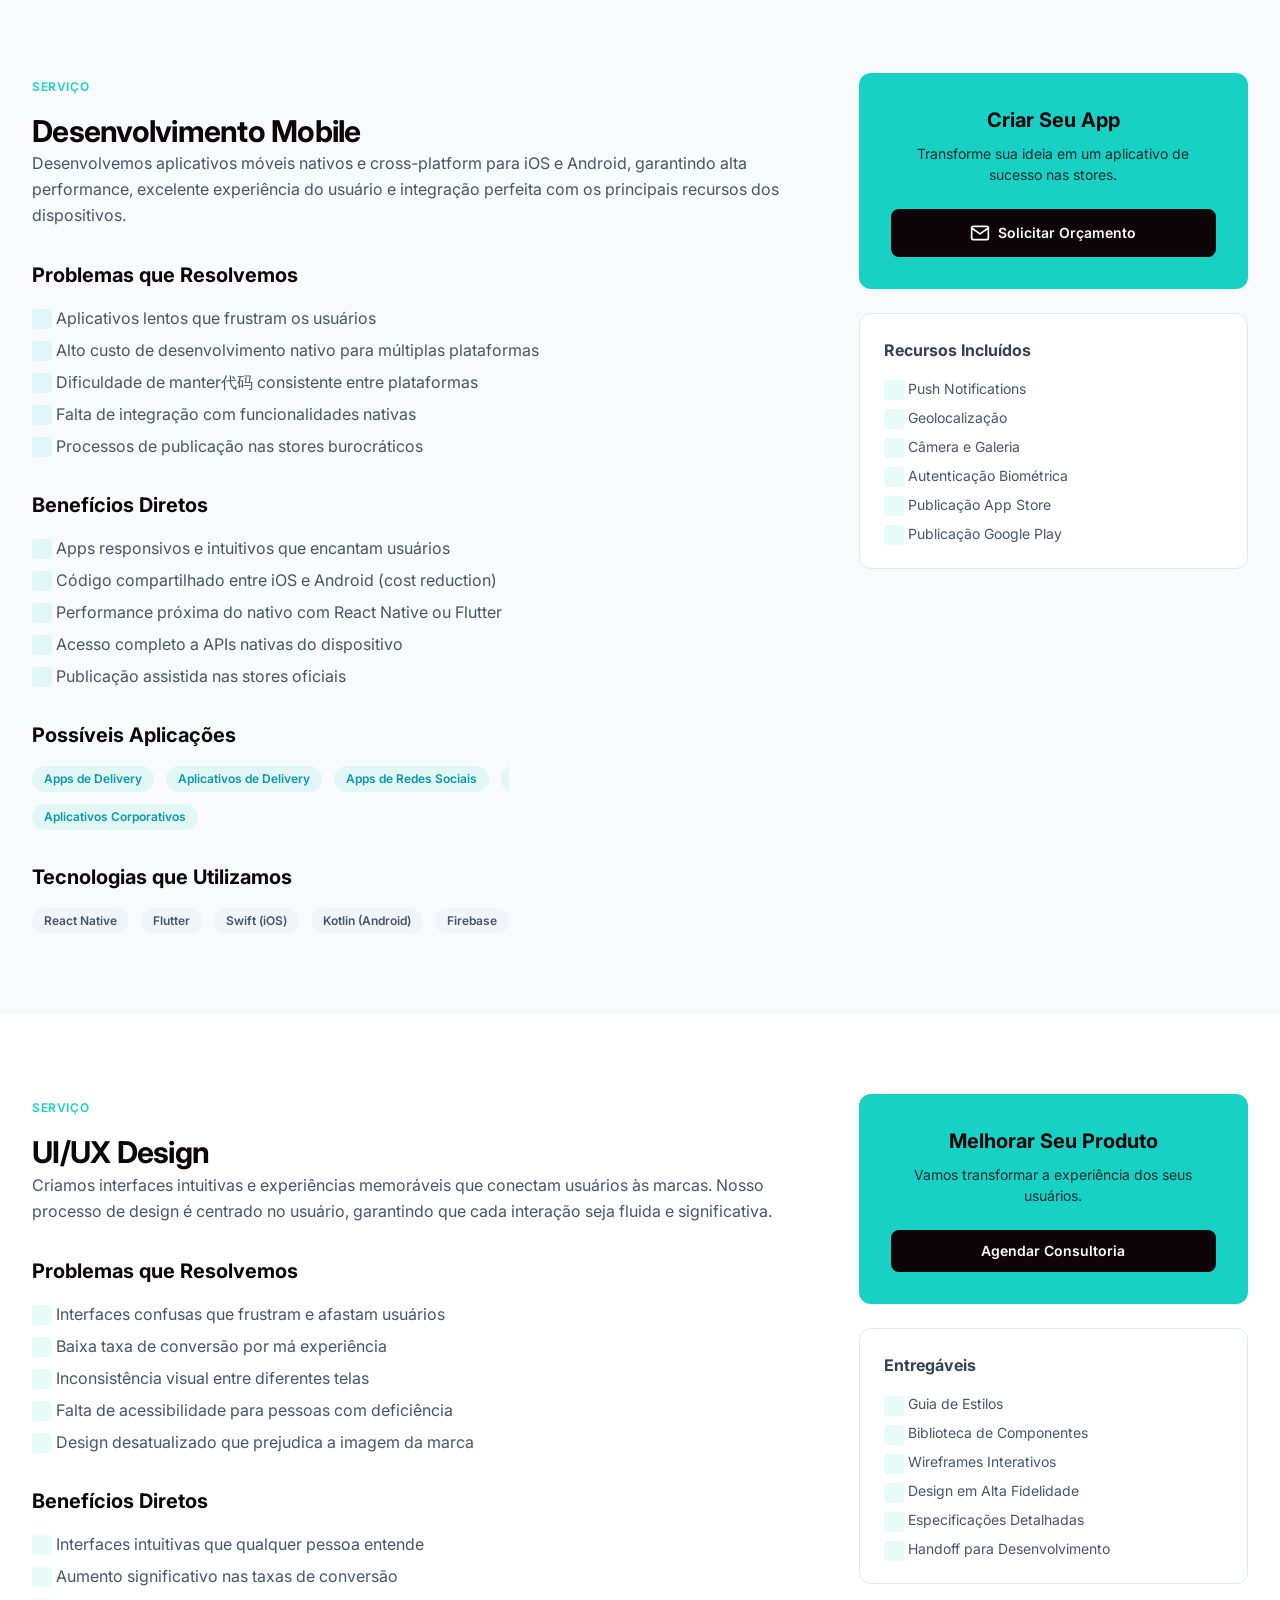
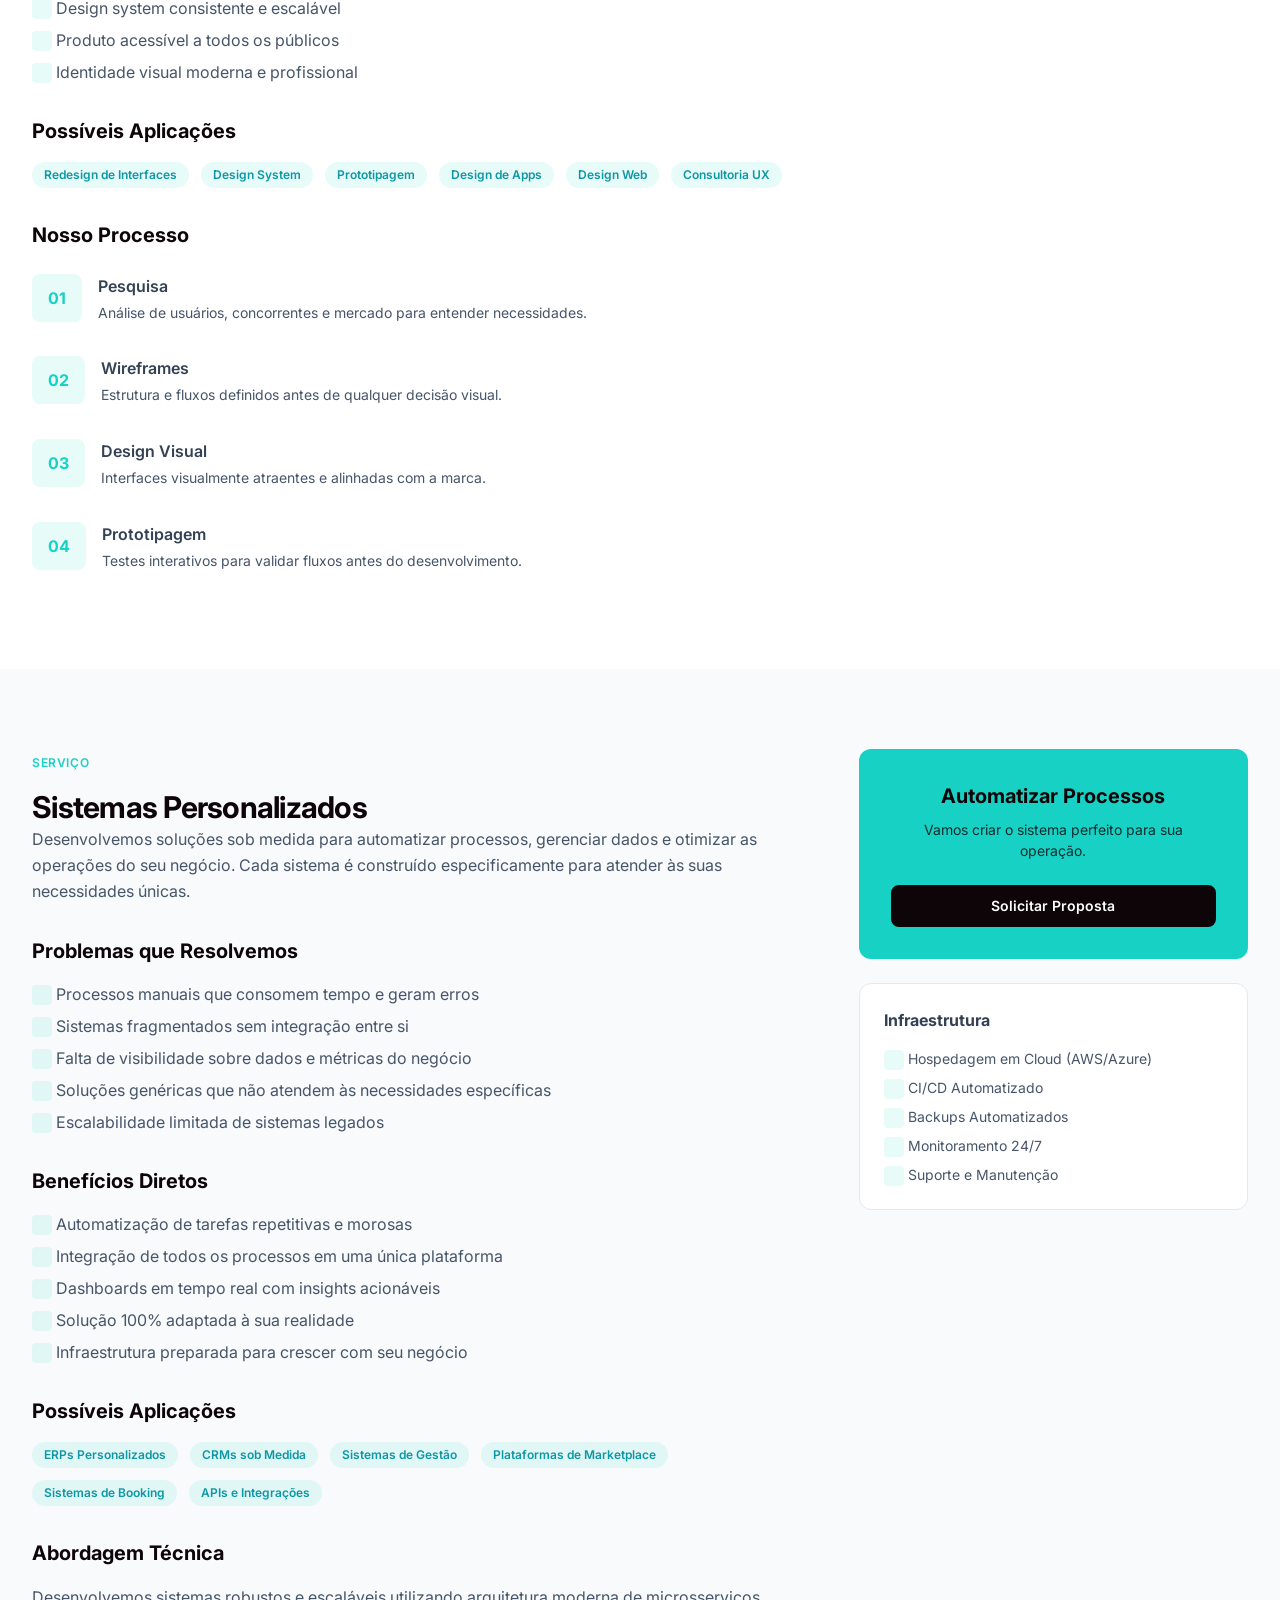
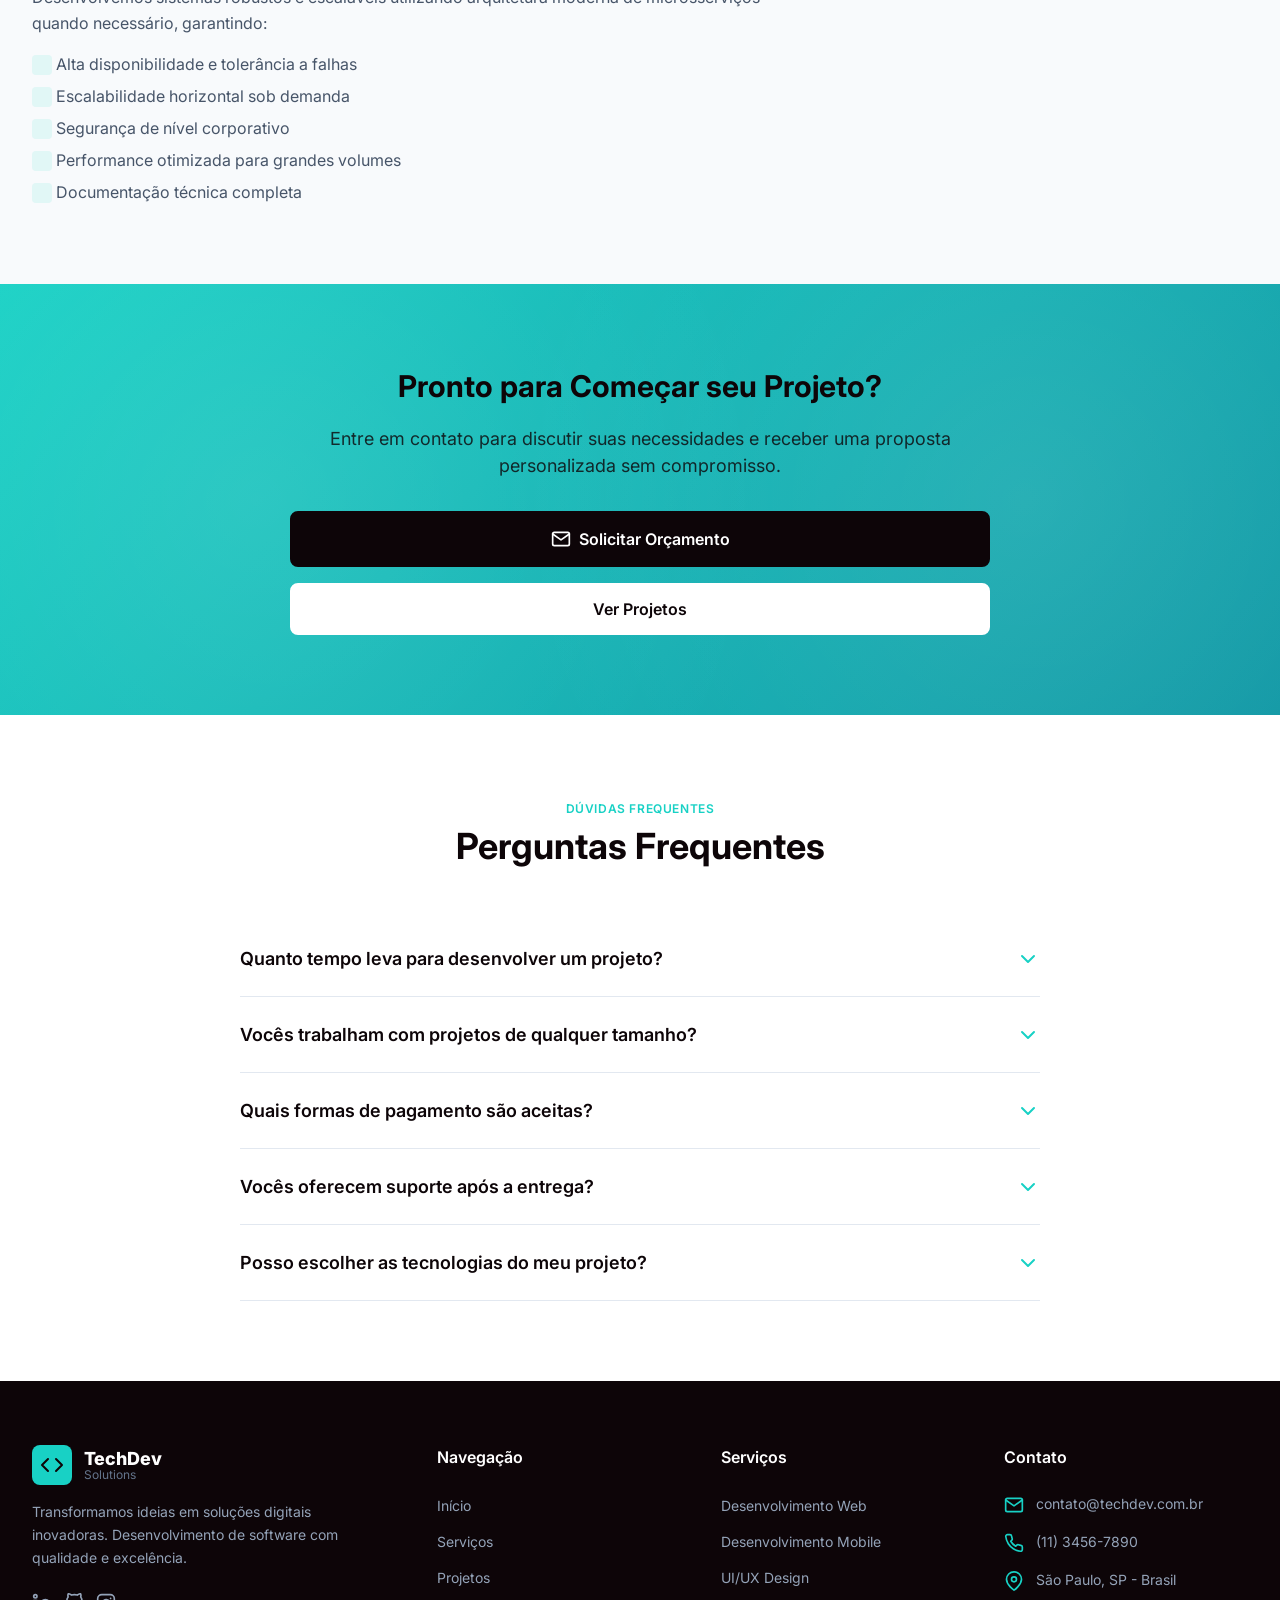
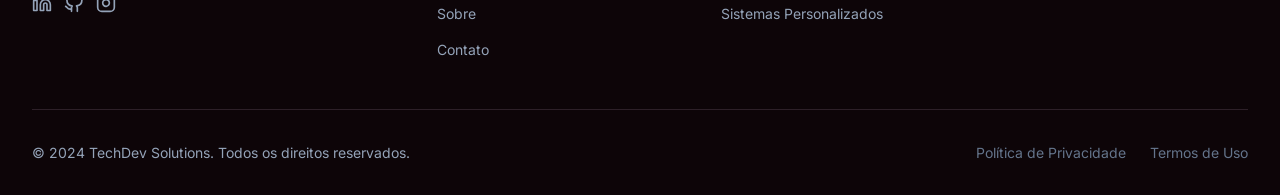
<file: teste/pages/services.html>
<!DOCTYPE html>
<html lang="pt-BR">
<head>
    <meta charset="UTF-8">
    <meta name="viewport" content="width=device-width, initial-scale=1.0">
    <meta name="description" content="Serviços de desenvolvimento web, mobile, UI/UX design e sistemas
personalizados. Soluções tecnológicas sob medida para seu negócio.">
    <title>Serviços - TechDev Solutions</title>
    <link rel="stylesheet" href="../css/styles.css">
    <link rel="icon" type="image/svg+xml" href="data:image/svg+xml,%3Csvg xmlns='http://www.w3.org/2000/svg'
viewBox='0 0 100 100'%3E%3Crect width='100' height='100' rx='20' fill='%2318D1C5'/%3E%3Ctext x='50' y='65'
font-size='50' text-anchor='middle' fill='%230D0508'%3ETD%3C/text%3E%3C/svg%3E">
</head>
<body>
    <!-- Header -->
    <header class="header">
        <div class="container">
            <div class="header__inner">
                <a href="../index.html" class="logo" aria-label="TechDev - Página inicial">
                    <div class="logo__icon">
                        <svg xmlns="http://www.w3.org/2000/svg" width="24" height="24" viewBox="0 0 24 24"
fill="none" stroke="currentColor" stroke-width="2" stroke-linecap="round" stroke-linejoin="round">
                            <polyline points="16 18 22 12 16 6"></polyline>
                            <polyline points="8 6 2 12 8 18"></polyline>
                        </svg>
                    </div>
                    <div class="logo__text">
                        <span class="logo__brand">TechDev</span>
                        <span class="logo__tagline">Solutions</span>
                    </div>
                </a>

                <nav class="nav" role="navigation" aria-label="Menu principal">
                    <ul class="nav__list">
                        <li><a href="../index.html" class="nav__link">Início</a></li>
                        <li><a href="services.html" class="nav__link nav__link--active">Serviços</a></li>
                        <li><a href="projects.html" class="nav__link">Projetos</a></li>
                        <li><a href="about.html" class="nav__link">Sobre</a></li>
                        <li><a href="contact.html" class="nav__link">Contato</a></li>
                    </ul>
                </nav>

                <a href="contact.html" class="btn btn--primary btn--sm">Fale Conosco</a>

                <button class="menu-toggle" aria-label="Abrir menu" aria-expanded="false">
                    <span class="menu-toggle__line"></span>
                    <span class="menu-toggle__line"></span>
                    <span class="menu-toggle__line"></span>
                </button>
            </div>
        </div>
    </header>

    <!-- Mobile Menu -->
    <div class="mobile-menu" aria-hidden="true">
        <nav aria-label="Menu mobile">
            <ul class="mobile-menu__list">
                <li><a href="../index.html" class="mobile-menu__link">Início</a></li>
                <li><a href="services.html" class="mobile-menu__link mobile-menu__link--active">Serviços</a></li>
                <li><a href="projects.html" class="mobile-menu__link">Projetos</a></li>
                <li><a href="about.html" class="mobile-menu__link">Sobre</a></li>
                <li><a href="contact.html" class="mobile-menu__link">Contato</a></li>
            </ul>
            <div class="mobile-menu__cta">
                <a href="contact.html" class="btn btn--primary btn--full">Fale Conosco</a>
            </div>
        </nav>
    </div>

    <!-- Main Content -->
    <main class="main">
        <!-- Page Header -->
        <section class="page-header">
            <div class="page-header__background"></div>
            <div class="container">
                <div class="page-header__content">
                    <nav class="breadcrumb" aria-label="Breadcrumb">
                        <a href="../index.html" class="breadcrumb__link">Início</a>
                        <span class="breadcrumb__separator">/</span>
                        <span class="breadcrumb__current">Serviços</span>
                    </nav>
                    <h1 class="page-header__title">Nossos Serviços</h1>
                    <p class="page-header__subtitle">
                        Soluções completas em desenvolvimento de software para impulsionar
                        seu negócio para o próximo nível.
                    </p>
                </div>
            </div>
        </section>

        <!-- Services List -->
        <section class="section">
            <div class="container">
                <!-- Web Development -->
                <article class="service-detail" id="web-development">
                    <div class="service-detail__content">
                        <span class="label">Serviço</span>
                        <h2 class="heading heading--2 mt-4">Desenvolvimento Web</h2>

                        <p>
                            Criamos websites e aplicações web sob medida, focados em performance,
                            segurança e experiência do usuário. Nossa equipe utiliza as mais modernas
                            tecnologias do mercado para entregar soluções que geram resultados.
                        </p>

                        <h3>Problemas que Resolvemos</h3>
                        <ul class="list list--check">
                            <li class="list__item">Sites lentos que afastam visitantes e prejudicam o SEO</li>
                            <li class="list__item">Plataformas difíceis de manter e atualizar</li>
                            <li class="list__item">Falta de integração com sistemas existentes</li>
                            <li class="list__item">Problemas de segurança e vulnerabilidades</li>
                            <li class="list__item">Experiência ruim em dispositivos móveis</li>
                        </ul>

                        <h3>Benefícios Diretos</h3>
                        <ul class="list list--check">
                            <li class="list__item">Sites rápidos que melhoram o ranking no Google</li>
                            <li class="list__item">Interfaces intuitivas que aumentam conversões</li>
                            <li class="list__item">Código limpo e documentado para fácil manutenção</li>
                            <li class="list__item">Segurança robusta contra ameaças digitais</li>
                            <li class="list__item">Performance otimizada em qualquer dispositivo</li>
                        </ul>

                        <h3>Possíveis Aplicações</h3>
                        <div class="flex flex-wrap gap-3 mt-4">
                            <span class="badge badge--primary">Websites Institucionais</span>
                            <span class="badge badge--primary">E-commerces</span>
                            <span class="badge badge--primary">Sistemas Web (SaaS)</span>
                            <span class="badge badge--primary">Portais de Conteúdo</span>
                            <span class="badge badge--primary">Dashboards</span>
                            <span class="badge badge--primary">Plataformas de E-learning</span>
                        </div>

                        <h3>Tecnologias que Utilizamos</h3>
                        <div class="flex flex-wrap gap-3 mt-4">
                            <span class="badge badge--secondary">React</span>
                            <span class="badge badge--secondary">Next.js</span>
                            <span class="badge badge--secondary">Vue.js</span>
                            <span class="badge badge--secondary">Node.js</span>
                            <span class="badge badge--secondary">TypeScript</span>
                            <span class="badge badge--secondary">PostgreSQL</span>
                            <span class="badge badge--secondary">MongoDB</span>
                        </div>
                    </div>

                    <div class="service-detail__sidebar">
                        <div class="service-detail__cta">
                            <h4 class="service-detail__cta-title">Solicitar Orçamento</h4>
                            <p class="service-detail__cta-text">
                                Entre em contato e receba uma proposta personalizada para seu projeto.
                            </p>
                            <a href="contact.html" class="btn btn--dark btn--full">
                                <svg xmlns="http://www.w3.org/2000/svg" width="20" height="20" viewBox="0 0 24 24" fill="none" stroke="currentColor" stroke-width="2" stroke-linecap="round" stroke-linejoin="round">
                                    <path d="M4 4h16c1.1 0 2 .9 2 2v12c0 1.1-.9 2-2 2H4c-1.1 0-2-.9-2-2V6c0-1.1.9-2 2-2z"></path>
                                    <polyline points="22,6 12,13 2,6"></polyline>
                                </svg>
                                Fale Conosco
                            </a>
                        </div>

                        <div class="card mt-6" style="padding: var(--space-6);">
                            <h4 style="font-weight: var(--font-bold); margin-bottom: var(--space-4);">O que está incluído</h4>
                            <ul class="list list--check">
                                <li class="list__item" style="font-size: var(--text-sm);">Design responsivo</li>
                                <li class="list__item" style="font-size: var(--text-sm);">Otimização SEO</li>
                                <li class="list__item" style="font-size: var(--text-sm);">SSL certificado</li>
                                <li class="list__item" style="font-size: var(--text-sm);">Hospedagem configurada</li>
                                <li class="list__item" style="font-size: var(--text-sm);">Documentação técnica</li>
                                <li class="list__item" style="font-size: var(--text-sm);">30 dias de suporte</li>
                            </ul>
                        </div>
                    </div>
                </article>
            </div>
        </section>

        <!-- Mobile Development -->
        <section class="section" style="background-color: var(--color-gray-50);">
            <div class="container">
                <article class="service-detail" id="mobile-development">
                    <div class="service-detail__content">
                        <span class="label">Serviço</span>
                        <h2 class="heading heading--2 mt-4">Desenvolvimento Mobile</h2>

                        <p>
                            Desenvolvemos aplicativos móveis nativos e cross-platform para iOS e Android,
                            garantindo alta performance, excelente experiência do usuário e
                            integração perfeita com os principais recursos dos dispositivos.
                        </p>

                        <h3>Problemas que Resolvemos</h3>
                        <ul class="list list--check">
                            <li class="list__item">Aplicativos lentos que frustram os usuários</li>
                            <li class="list__item">Alto custo de desenvolvimento nativo para múltiplas plataformas</li>
                            <li class="list__item">Dificuldade de manter代码 consistente entre plataformas</li>
                            <li class="list__item">Falta de integração com funcionalidades nativas</li>
                            <li class="list__item">Processos de publicação nas stores burocráticos</li>
                        </ul>

                        <h3>Benefícios Diretos</h3>
                        <ul class="list list--check">
                            <li class="list__item">Apps responsivos e intuitivos que encantam usuários</li>
                            <li class="list__item">Código compartilhado entre iOS e Android (cost reduction)</li>
                            <li class="list__item">Performance próxima do nativo com React Native ou Flutter</li>
                            <li class="list__item">Acesso completo a APIs nativas do dispositivo</li>
                            <li class="list__item">Publicação assistida nas stores oficiais</li>
                        </ul>

                        <h3>Possíveis Aplicações</h3>
                        <div class="flex flex-wrap gap-3 mt-4">
                            <span class="badge badge--primary">Apps de Delivery</span>
                            <span class="badge badge--primary">Aplicativos de Delivery</span>
                            <span class="badge badge--primary">Apps de Redes Sociais</span>
                            <span class="badge badge--primary">Aplicativos de Fintech</span>
                            <span class="badge badge--primary">Apps de Saúde</span>
                            <span class="badge badge--primary">Aplicativos Corporativos</span>
                        </div>

                        <h3>Tecnologias que Utilizamos</h3>
                        <div class="flex flex-wrap gap-3 mt-4">
                            <span class="badge badge--secondary">React Native</span>
                            <span class="badge badge--secondary">Flutter</span>
                            <span class="badge badge--secondary">Swift (iOS)</span>
                            <span class="badge badge--secondary">Kotlin (Android)</span>
                            <span class="badge badge--secondary">Firebase</span>
                            <span class="badge badge--secondary">GraphQL</span>
                        </div>
                    </div>

                    <div class="service-detail__sidebar">
                        <div class="service-detail__cta">
                            <h4 class="service-detail__cta-title">Criar Seu App</h4>
                            <p class="service-detail__cta-text">
                                Transforme sua ideia em um aplicativo de sucesso nas stores.
                            </p>
                            <a href="contact.html" class="btn btn--dark btn--full">
                                <svg xmlns="http://www.w3.org/2000/svg" width="20" height="20" viewBox="0 0 24 24" fill="none" stroke="currentColor" stroke-width="2" stroke-linecap="round" stroke-linejoin="round">
                                    <path d="M4 4h16c1.1 0 2 .9 2 2v12c0 1.1-.9 2-2 2H4c-1.1 0-2-.9-2-2V6c0-1.1.9-2 2-2z"></path>
                                    <polyline points="22,6 12,13 2,6"></polyline>
                                </svg>
                                Solicitar Orçamento
                            </a>
                        </div>

                        <div class="card mt-6" style="padding: var(--space-6);">
                            <h4 style="font-weight: var(--font-bold); margin-bottom: var(--space-4);">Recursos Incluídos</h4>
                            <ul class="list list--check">
                                <li class="list__item" style="font-size: var(--text-sm);">Push Notifications</li>
                                <li class="list__item" style="font-size: var(--text-sm);">Geolocalização</li>
                                <li class="list__item" style="font-size: var(--text-sm);">Câmera e Galeria</li>
                                <li class="list__item" style="font-size: var(--text-sm);">Autenticação Biométrica</li>
                                <li class="list__item" style="font-size: var(--text-sm);">Publicação App Store</li>
                                <li class="list__item" style="font-size: var(--text-sm);">Publicação Google Play</li>
                            </ul>
                        </div>
                    </div>
                </article>
            </div>
        </section>

        <!-- UI/UX Design -->
        <section class="section">
            <div class="container">
                <article class="service-detail" id="ui-ux-design">
                    <div class="service-detail__content">
                        <span class="label">Serviço</span>
                        <h2 class="heading heading--2 mt-4">UI/UX Design</h2>

                        <p>
                            Criamos interfaces intuitivas e experiências memoráveis que conectam
                            usuários às marcas. Nosso processo de design é centrado no usuário,
                            garantindo que cada interação seja fluida e significativa.
                        </p>

                        <h3>Problemas que Resolvemos</h3>
                        <ul class="list list--check">
                            <li class="list__item">Interfaces confusas que frustram e afastam usuários</li>
                            <li class="list__item">Baixa taxa de conversão por má experiência</li>
                            <li class="list__item">Inconsistência visual entre diferentes telas</li>
                            <li class="list__item">Falta de acessibilidade para pessoas com deficiência</li>
                            <li class="list__item">Design desatualizado que prejudica a imagem da marca</li>
                        </ul>

                        <h3>Benefícios Diretos</h3>
                        <ul class="list list--check">
                            <li class="list__item">Interfaces intuitivas que qualquer pessoa entende</li>
                            <li class="list__item">Aumento significativo nas taxas de conversão</li>
                            <li class="list__item">Design system consistente e escalável</li>
                            <li class="list__item">Produto acessível a todos os públicos</li>
                            <li class="list__item">Identidade visual moderna e profissional</li>
                        </ul>

                        <h3>Possíveis Aplicações</h3>
                        <div class="flex flex-wrap gap-3 mt-4">
                            <span class="badge badge--primary">Redesign de Interfaces</span>
                            <span class="badge badge--primary">Design System</span>
                            <span class="badge badge--primary">Prototipagem</span>
                            <span class="badge badge--primary">Design de Apps</span>
                            <span class="badge badge--primary">Design Web</span>
                            <span class="badge badge--primary">Consultoria UX</span>
                        </div>

                        <h3>Nosso Processo</h3>
                        <div class="flex flex-col gap-4 mt-6">
                            <div class="flex items-start gap-4">
                                <div class="stat" style="background: var(--color-primary-100); padding: var(--space-3) var(--space-4); border-radius: var(--radius-lg);">
                                    <span class="font-bold" style="color: var(--color-primary);">01</span>
                                </div>
                                <div>
                                    <h4 style="font-weight: var(--font-semibold); margin-bottom: var(--space-1);">Pesquisa</h4>
                                    <p style="font-size: var(--text-sm); color: var(--color-gray-600);">
                                        Análise de usuários, concorrentes e mercado para entender necessidades.
                                    </p>
                                </div>
                            </div>
                            <div class="flex items-start gap-4">
                                <div class="stat" style="background: var(--color-primary-100); padding: var(--space-3) var(--space-4); border-radius: var(--radius-lg);">
                                    <span class="font-bold" style="color: var(--color-primary);">02</span>
                                </div>
                                <div>
                                    <h4 style="font-weight: var(--font-semibold); margin-bottom: var(--space-1);">Wireframes</h4>
                                    <p style="font-size: var(--text-sm); color: var(--color-gray-600);">
                                        Estrutura e fluxos definidos antes de qualquer decisão visual.
                                    </p>
                                </div>
                            </div>
                            <div class="flex items-start gap-4">
                                <div class="stat" style="background: var(--color-primary-100); padding: var(--space-3) var(--space-4); border-radius: var(--radius-lg);">
                                    <span class="font-bold" style="color: var(--color-primary);">03</span>
                                </div>
                                <div>
                                    <h4 style="font-weight: var(--font-semibold); margin-bottom: var(--space-1);">Design Visual</h4>
                                    <p style="font-size: var(--text-sm); color: var(--color-gray-600);">
                                        Interfaces visualmente atraentes e alinhadas com a marca.
                                    </p>
                                </div>
                            </div>
                            <div class="flex items-start gap-4">
                                <div class="stat" style="background: var(--color-primary-100); padding: var(--space-3) var(--space-4); border-radius: var(--radius-lg);">
                                    <span class="font-bold" style="color: var(--color-primary);">04</span>
                                </div>
                                <div>
                                    <h4 style="font-weight: var(--font-semibold); margin-bottom: var(--space-1);">Prototipagem</h4>
                                    <p style="font-size: var(--text-sm); color: var(--color-gray-600);">
                                        Testes interativos para validar fluxos antes do desenvolvimento.
                                    </p>
                                </div>
                            </div>
                        </div>
                    </div>

                    <div class="service-detail__sidebar">
                        <div class="service-detail__cta">
                            <h4 class="service-detail__cta-title">Melhorar Seu Produto</h4>
                            <p class="service-detail__cta-text">
                                Vamos transformar a experiência dos seus usuários.
                            </p>
                            <a href="contact.html" class="btn btn--dark btn--full">
                                Agendar Consultoria
                            </a>
                        </div>

                        <div class="card mt-6" style="padding: var(--space-6);">
                            <h4 style="font-weight: var(--font-bold); margin-bottom: var(--space-4);">Entregáveis</h4>
                            <ul class="list list--check">
                                <li class="list__item" style="font-size: var(--text-sm);">Guia de Estilos</li>
                                <li class="list__item" style="font-size: var(--text-sm);">Biblioteca de Componentes</li>
                                <li class="list__item" style="font-size: var(--text-sm);">Wireframes Interativos</li>
                                <li class="list__item" style="font-size: var(--text-sm);">Design em Alta Fidelidade</li>
                                <li class="list__item" style="font-size: var(--text-sm);">Especificações Detalhadas</li>
                                <li class="list__item" style="font-size: var(--text-sm);">Handoff para Desenvolvimento</li>
                            </ul>
                        </div>
                    </div>
                </article>
            </div>
        </section>

        <!-- Custom Systems -->
        <section class="section" style="background-color: var(--color-gray-50);">
            <div class="container">
                <article class="service-detail" id="custom-systems">
                    <div class="service-detail__content">
                        <span class="label">Serviço</span>
                        <h2 class="heading heading--2 mt-4">Sistemas Personalizados</h2>

                        <p>
                            Desenvolvemos soluções sob medida para automatizar processos, gerenciar dados
                            e otimizar as operações do seu negócio. Cada sistema é construído especificamente
                            para atender às suas necessidades únicas.
                        </p>

                        <h3>Problemas que Resolvemos</h3>
                        <ul class="list list--check">
                            <li class="list__item">Processos manuais que consomem tempo e geram erros</li>
                            <li class="list__item">Sistemas fragmentados sem integração entre si</li>
                            <li class="list__item">Falta de visibilidade sobre dados e métricas do negócio</li>
                            <li class="list__item">Soluções genéricas que não atendem às necessidades específicas</li>
                            <li class="list__item">Escalabilidade limitada de sistemas legados</li>
                        </ul>

                        <h3>Benefícios Diretos</h3>
                        <ul class="list list--check">
                            <li class="list__item">Automatização de tarefas repetitivas e morosas</li>
                            <li class="list__item">Integração de todos os processos em uma única plataforma</li>
                            <li class="list__item">Dashboards em tempo real com insights acionáveis</li>
                            <li class="list__item">Solução 100% adaptada à sua realidade</li>
                            <li class="list__item">Infraestrutura preparada para crescer com seu negócio</li>
                        </ul>

                        <h3>Possíveis Aplicações</h3>
                        <div class="flex flex-wrap gap-3 mt-4">
                            <span class="badge badge--primary">ERPs Personalizados</span>
                            <span class="badge badge--primary">CRMs sob Medida</span>
                            <span class="badge badge--primary">Sistemas de Gestão</span>
                            <span class="badge badge--primary">Plataformas de Marketplace</span>
                            <span class="badge badge--primary">Sistemas de Booking</span>
                            <span class="badge badge--primary">APIs e Integrações</span>
                        </div>

                        <h3>Abordagem Técnica</h3>
                        <p>
                            Desenvolvemos sistemas robustos e escaláveis utilizando arquitetura
                            moderna de microsserviços quando necessário, garantindo:
                        </p>
                        <ul class="list list--check mt-4">
                            <li class="list__item">Alta disponibilidade e tolerância a falhas</li>
                            <li class="list__item">Escalabilidade horizontal sob demanda</li>
                            <li class="list__item">Segurança de nível corporativo</li>
                            <li class="list__item">Performance otimizada para grandes volumes</li>
                            <li class="list__item">Documentação técnica completa</li>
                        </ul>
                    </div>

                    <div class="service-detail__sidebar">
                        <div class="service-detail__cta">
                            <h4 class="service-detail__cta-title">Automatizar Processos</h4>
                            <p class="service-detail__cta-text">
                                Vamos criar o sistema perfeito para sua operação.
                            </p>
                            <a href="contact.html" class="btn btn--dark btn--full">
                                Solicitar Proposta
                            </a>
                        </div>

                        <div class="card mt-6" style="padding: var(--space-6);">
                            <h4 style="font-weight: var(--font-bold); margin-bottom: var(--space-4);">Infraestrutura</h4>
                            <ul class="list list--check">
                                <li class="list__item" style="font-size: var(--text-sm);">Hospedagem em Cloud (AWS/Azure)</li>
                                <li class="list__item" style="font-size: var(--text-sm);">CI/CD Automatizado</li>
                                <li class="list__item" style="font-size: var(--text-sm);">Backups Automatizados</li>
                                <li class="list__item" style="font-size: var(--text-sm);">Monitoramento 24/7</li>
                                <li class="list__item" style="font-size: var(--text-sm);">Suporte e Manutenção</li>
                            </ul>
                        </div>
                    </div>
                </article>
            </div>
        </section>

        <!-- CTA Section -->
        <section class="section cta">
            <div class="cta__pattern"></div>
            <div class="container">
                <div class="cta__content">
                    <h2 class="cta__title">Pronto para Começar seu Projeto?</h2>
                    <p class="cta__description">
                        Entre em contato para discutir suas necessidades e receber
                        uma proposta personalizada sem compromisso.
                    </p>
                    <div class="cta__actions">
                        <a href="contact.html" class="btn btn--dark btn--lg">
                            <svg xmlns="http://www.w3.org/2000/svg" width="20" height="20" viewBox="0 0 24 24" fill="none" stroke="currentColor" stroke-width="2" stroke-linecap="round" stroke-linejoin="round">
                                <path d="M4 4h16c1.1 0 2 .9 2 2v12c0 1.1-.9 2-2 2H4c-1.1 0-2-.9-2-2V6c0-1.1.9-2 2-2z"></path>
                                <polyline points="22,6 12,13 2,6"></polyline>
                            </svg>
                            Solicitar Orçamento
                        </a>
                        <a href="projects.html" class="btn btn--white btn--lg">
                            Ver Projetos
                        </a>
                    </div>
                </div>
            </div>
        </section>

        <!-- FAQ Section -->
        <section class="section">
            <div class="container">
                <div class="section__header section__header--center">
                    <span class="label">Dúvidas Frequentes</span>
                    <h2 class="section__title">Perguntas Frequentes</h2>
                </div>

                <div class="faq-list">
                    <div class="faq-item">
                        <button class="faq-item__question">
                            <span>Quanto tempo leva para desenvolver um projeto?</span>
                            <svg class="faq-item__icon" xmlns="http://www.w3.org/2000/svg" width="24" height="24" viewBox="0 0 24 24" fill="none" stroke="currentColor" stroke-width="2" stroke-linecap="round"
stroke-linejoin="round">
                                <polyline points="6 9 12 15 18 9"></polyline>
                            </svg>
                        </button>
                        <div class="faq-item__answer">
                            <div class="faq-item__answer-content">
                                O tempo de desenvolvimento varia conforme a complexidade e escopo do projeto.
                                Um website simples pode ser entregue em 2-4 semanas, enquanto sistemas mais
                                complexos podem levar de 2 a 6 meses. Após a análise inicial, fornecemos
                                um cronograma detalhado com marcos e entregas.
                            </div>
                        </div>
                    </div>

                    <div class="faq-item">
                        <button class="faq-item__question">
                            <span>Vocês trabalham com projetos de qualquer tamanho?</span>
                            <svg class="faq-item__icon" xmlns="http://www.w3.org/2000/svg" width="24" height="24" viewBox="0 0 24 24" fill="none" stroke="currentColor" stroke-width="2" stroke-linecap="round"
stroke-linejoin="round">
                                <polyline points="6 9 12 15 18 9"></polyline>
                            </svg>
                        </button>
                        <div class="faq-item__answer">
                            <div class="faq-item__answer-content">
                                Sim! Atendemos desde projetos menores, como landing pages e apps simples,
                                até sistemas empresariais de grande escala. Nossa abordagem é flexível e
                                nos adaptamos às necessidades e orçamento de cada cliente.
                            </div>
                        </div>
                    </div>

                    <div class="faq-item">
                        <button class="faq-item__question">
                            <span>Quais formas de pagamento são aceitas?</span>
                            <svg class="faq-item__icon" xmlns="http://www.w3.org/2000/svg" width="24" height="24" viewBox="0 0 24 24" fill="none" stroke="currentColor" stroke-width="2" stroke-linecap="round"
stroke-linejoin="round">
                                <polyline points="6 9 12 15 18 9"></polyline>
                            </svg>
                        </button>
                        <div class="faq-item__answer">
                            <div class="faq-item__answer-content">
                                Aceitamos pagamento via PIX, transferência bancária, cartão de crédito
                                (parcelamento em até 12x) e boleto. O pagamento é geralmente dividido
                                em parcelas conforme os marcos do projeto. Para projetos maiores,
                                oferecemos condições especiais.
                            </div>
                        </div>
                    </div>

                    <div class="faq-item">
                        <button class="faq-item__question">
                            <span>Vocês oferecem suporte após a entrega?</span>
                            <svg class="faq-item__icon" xmlns="http://www.w3.org/2000/svg" width="24" height="24" viewBox="0 0 24 24" fill="none" stroke="currentColor" stroke-width="2" stroke-linecap="round"
stroke-linejoin="round">
                                <polyline points="6 9 12 15 18 9"></polyline>
                            </svg>
                        </button>
                        <div class="faq-item__answer">
                            <div class="faq-item__answer-content">
                                Sim! Todos os projetos incluem 30 dias de suporte gratuito após a entrega.
                                Após esse período, oferecemos planos de manutenção mensal que incluem
                                correções, atualizações de segurança e melhorias contínuas.
                            </div>
                        </div>
                    </div>

                    <div class="faq-item">
                        <button class="faq-item__question">
                            <span>Posso escolher as tecnologias do meu projeto?</span>
                            <svg class="faq-item__icon" xmlns="http://www.w3.org/2000/svg" width="24" height="24" viewBox="0 0 24 24" fill="none" stroke="currentColor" stroke-width="2" stroke-linecap="round"
stroke-linejoin="round">
                                <polyline points="6 9 12 15 18 9"></polyline>
                            </svg>
                        </button>
                        <div class="faq-item__answer">
                            <div class="faq-item__answer-content">
                                Absolutamente! Na fase de planejamento, apresentamos as melhores opções
                                de tecnologias para o seu caso específico, considerando fatores como
                                escalabilidade, manutenção e custo. A decisão final é sempre do cliente,
                                respaldada pela nossa expertise técnica.
                            </div>
                        </div>
                    </div>
                </div>
            </div>
        </section>
    </main>

    <!-- Footer -->
    <footer class="footer">
        <div class="container">
            <div class="footer__grid">
                <div class="footer__brand">
                    <a href="../index.html" class="footer__logo">
                        <div class="logo__icon">
                            <svg xmlns="http://www.w3.org/2000/svg" width="24" height="24" viewBox="0 0 24 24" fill="none" stroke="currentColor" stroke-width="2" stroke-linecap="round" stroke-linejoin="round">
                                <polyline points="16 18 22 12 16 6"></polyline>
                                <polyline points="8 6 2 12 8 18"></polyline>
                            </svg>
                        </div>
                        <div class="logo__text">
                            <span class="logo__brand">TechDev</span>
                            <span class="logo__tagline">Solutions</span>
                        </div>
                    </a>
                    <p class="footer__description">
                        Transformamos ideias em soluções digitais inovadoras.
                        Desenvolvimento de software com qualidade e excelência.
                    </p>
                    <div class="footer__social">
                        <a href="#" aria-label="LinkedIn"><svg xmlns="http://www.w3.org/2000/svg" width="20" height="20" viewBox="0 0 24 24" fill="none" stroke="currentColor" stroke-width="2" stroke-linecap="round"
stroke-linejoin="round"><path d="M16 8a6 6 0 0 1 6 6v7h-4v-7a2 2 0 0 0-2-2 2 2 0 0 0-2 2v7h-4v-7a6 6 0 0 1 6-6z"></path><rect x="2" y="9" width="4" height="12"></rect><circle cx="4" cy="4" r="2"></circle></svg></a>
                        <a href="#" aria-label="GitHub"><svg xmlns="http://www.w3.org/2000/svg" width="20" height="20" viewBox="0 0 24 24" fill="none" stroke="currentColor" stroke-width="2" stroke-linecap="round"
stroke-linejoin="round"><path d="M9 19c-5 1.5-5-2.5-7-3m14 6v-3.87a3.37 3.37 0 0 0-.94-2.61c3.14-.35 6.44-1.54 6.44-7A5.44 5.44 0 0 0 20 4.77 5.07 5.07 0 0 0 19.91 1S18.73.65 16 2.48a13.38 13.38 0 0 0-7 0C6.27.65 5.09 1 5.09 1A5.07
5.07 0 0 0 5 4.77a5.44 5.44 0 0 0-1.5 3.78c0 5.42 3.3 6.61 6.44 7A3.37 3.37 0 0 0 9 18.13V22"></path></svg></a>
                        <a href="#" aria-label="Instagram"><svg xmlns="http://www.w3.org/2000/svg" width="20" height="20" viewBox="0 0 24 24" fill="none" stroke="currentColor" stroke-width="2" stroke-linecap="round"
stroke-linejoin="round"><rect x="2" y="2" width="20" height="20" rx="5" ry="5"></rect><path d="M16 11.37A4 4 0 1 1 12.63 8 4 4 0 0 1 16 11.37z"></path><line x1="17.5" y1="6.5" x2="17.51" y2="6.5"></line></svg></a>
                    </div>
                </div>

                <div class="footer__column">
                    <h4 class="footer__title">Navegação</h4>
                    <ul class="footer__links">
                        <li><a href="../index.html" class="footer__link">Início</a></li>
                        <li><a href="services.html" class="footer__link">Serviços</a></li>
                        <li><a href="projects.html" class="footer__link">Projetos</a></li>
                        <li><a href="about.html" class="footer__link">Sobre</a></li>
                        <li><a href="contact.html" class="footer__link">Contato</a></li>
                    </ul>
                </div>

                <div class="footer__column">
                    <h4 class="footer__title">Serviços</h4>
                    <ul class="footer__links">
                        <li><a href="#web-development" class="footer__link">Desenvolvimento Web</a></li>
                        <li><a href="#mobile-development" class="footer__link">Desenvolvimento Mobile</a></li>
                        <li><a href="#ui-ux-design" class="footer__link">UI/UX Design</a></li>
                        <li><a href="#custom-systems" class="footer__link">Sistemas Personalizados</a></li>
                    </ul>
                </div>

                <div class="footer__column">
                    <h4 class="footer__title">Contato</h4>
                    <div class="footer__contact-item">
                        <svg class="footer__contact-icon" xmlns="http://www.w3.org/2000/svg" width="20" height="20" viewBox="0 0 24 24" fill="none" stroke="currentColor" stroke-width="2" stroke-linecap="round"
stroke-linejoin="round"><path d="M4 4h16c1.1 0 2 .9 2 2v12c0 1.1-.9 2-2 2H4c-1.1 0-2-.9-2-2V6c0-1.1.9-2 2-2z"></path><polyline points="22,6 12,13 2,6"></polyline></svg>
                        <span>contato@techdev.com.br</span>
                    </div>
                    <div class="footer__contact-item">
                        <svg class="footer__contact-icon" xmlns="http://www.w3.org/2000/svg" width="20" height="20" viewBox="0 0 24 24" fill="none" stroke="currentColor" stroke-width="2" stroke-linecap="round"
stroke-linejoin="round"><path d="M22 16.92v3a2 2 0 0 1-2.18 2 19.79 19.79 0 0 1-8.63-3.07 19.5 19.5 0 0 1-6-6 19.79 19.79 0 0 1-3.07-8.67A2 2 0 0 1 4.11 2h3a2 2 0 0 1 2 1.72 12.84 12.84 0 0 0 .7 2.81 2 2 0 0 1-.45 2.11L8.09 9.91a16
16 0 0 0 6 6l1.27-1.27a2 2 0 0 1 2.11-.45 12.84 12.84 0 0 0 2.81.7A2 2 0 0 1 22 16.92z"></path></svg>
                        <span>(11) 3456-7890</span>
                    </div>
                    <div class="footer__contact-item">
                        <svg class="footer__contact-icon" xmlns="http://www.w3.org/2000/svg" width="20" height="20" viewBox="0 0 24 24" fill="none" stroke="currentColor" stroke-width="2" stroke-linecap="round"
stroke-linejoin="round"><path d="M21 10c0 7-9 13-9 13s-9-6-9-13a9 9 0 0 1 18 0z"></path><circle cx="12" cy="10" r="3"></circle></svg>
                        <span>São Paulo, SP - Brasil</span>
                    </div>
                </div>
            </div>

            <div class="footer__bottom">
                <p class="footer__copyright">© 2024 TechDev Solutions. Todos os direitos reservados.</p>
                <div class="footer__legal">
                    <a href="#" class="footer__legal-link">Política de Privacidade</a>
                    <a href="#" class="footer__legal-link">Termos de Uso</a>
                </div>
            </div>
        </div>
    </footer>

    <script type="module" src="../js/main.js"></script>
</body>
</html>
</file>
<file: Prototipo Web Site - TCC/styles.css>
:root {
    /* Colors - Sky Blue Primary */
    --color-primary: #0EA5E9;
    --color-primary-light: #38BDF8;
    --color-primary-dark: #0284C7;
    --color-primary-50: #F0F9FF;
    --color-primary-100: #E0F2FE;
    --color-primary-200: #BAE6FD;
    --color-primary-300: #7DD3FC;
    --color-primary-400: #38BDF8;
    --color-primary-500: #0EA5E9;
    --color-primary-600: #0284C7;
    --color-primary-700: #0369A1;
    --color-primary-800: #075985;
    --color-primary-900: #0C4A6E;

    /* Colors - Neutrals */
    --color-white: #FFFFFF;
    --color-gray-50: #F9FAFB;
    --color-gray-100: #F3F4F6;
    --color-gray-200: #E5E7EB;
    --color-gray-300: #D1D5DB;
    --color-gray-400: #9CA3AF;
    --color-gray-500: #6B7280;
    --color-gray-600: #4B5563;
    --color-gray-700: #374151;
    --color-gray-800: #1F2937;
    --color-gray-900: #111827;
    --color-gray-950: #030712;

    /* Colors - Semantic */
    --color-success: #10B981;
    --color-warning: #F59E0B;
    --color-error: #EF4444;
    --color-info: #3B82F6;

    /* Gradients */
    --gradient-primary: linear-gradient(135deg, var(--color-primary) 0%, var(--color-primary-dark) 100%);
    --gradient-hero: linear-gradient(135deg, var(--color-primary-50) 0%, var(--color-white) 50%, var(--color-primary-50) 100%);
    --gradient-text: linear-gradient(135deg, var(--color-primary) 0%, var(--color-primary-light) 100%);

    /* Shadows */
    --shadow-xs: 0 1px 2px rgba(0, 0, 0, 0.04);
    --shadow-sm: 0 1px 3px rgba(0, 0, 0, 0.06), 0 1px 2px rgba(0, 0, 0, 0.04);
    --shadow-md: 0 4px 6px -1px rgba(0, 0, 0, 0.07), 0 2px 4px -1px rgba(0, 0, 0, 0.04);
    --shadow-lg: 0 10px 15px -3px rgba(0, 0, 0, 0.08), 0 4px 6px -2px rgba(0, 0, 0, 0.04);
    --shadow-xl: 0 20px 25px -5px rgba(0, 0, 0, 0.08), 0 10px 10px -5px rgba(0, 0, 0, 0.03);
    --shadow-2xl: 0 25px 50px -12px rgba(0, 0, 0, 0.2);
    --shadow-inner: inset 0 2px 4px 0 rgba(0, 0, 0, 0.06);
    --shadow-primary: 0 10px 40px -10px rgba(14, 165, 233, 0.4);
    --shadow-primary-lg: 0 20px 50px -10px rgba(14, 165, 233, 0.5);

    /* Typography */
    --font-sans: 'Inter', -apple-system, BlinkMacSystemFont, 'Segoe UI', Roboto, sans-serif;
    --font-mono: 'JetBrains Mono', 'Fira Code', monospace;

    /* Font Sizes */
    --text-xs: 0.75rem;
    --text-sm: 0.875rem;
    --text-base: 1rem;
    --text-lg: 1.125rem;
    --text-xl: 1.25rem;
    --text-2xl: 1.5rem;
    --text-3xl: 1.875rem;
    --text-4xl: 2.25rem;
    --text-5xl: 3rem;
    --text-6xl: 3.75rem;

    /* Line Heights */
    --leading-none: 1;
    --leading-tight: 1.15;
    --leading-snug: 1.3;
    --leading-normal: 1.5;
    --leading-relaxed: 1.65;

    /* Letter Spacing */
    --tracking-tighter: -0.05em;
    --tracking-tight: -0.025em;
    --tracking-normal: 0;
    --tracking-wide: 0.025em;
    --tracking-wider: 0.05em;
    --tracking-widest: 0.1em;

    /* Border Radius */
    --radius-sm: 6px;
    --radius-md: 8px;
    --radius-lg: 12px;
    --radius-xl: 16px;
    --radius-2xl: 24px;
    --radius-full: 9999px;

    /* Spacing */
    --space-1: 0.25rem;
    --space-2: 0.5rem;
    --space-3: 0.75rem;
    --space-4: 1rem;
    --space-5: 1.25rem;
    --space-6: 1.5rem;
    --space-8: 2rem;
    --space-10: 2.5rem;
    --space-12: 3rem;
    --space-16: 4rem;
    --space-20: 5rem;
    --space-24: 6rem;

    /* Transitions */
    --transition-fast: 150ms ease;
    --transition-base: 250ms ease;
    --transition-slow: 400ms ease;
    --transition-slower: 600ms ease;

    /* Easing */
    --ease-out: cubic-bezier(0.33, 1, 0.68, 1);
    --ease-in-out: cubic-bezier(0.65, 0, 0.35, 1);
    --ease-spring: cubic-bezier(0.34, 1.56, 0.64, 1);

    /* Layout */
    --container-max: 1200px;
    --container-padding: 1.5rem;
    --header-height: 80px;
}

/* ===== RESET ===== */
*,
*::before,
*::after {
    box-sizing: border-box;
    margin: 0;
    padding: 0;
}

html {
    scroll-behavior: smooth;
    -webkit-text-size-adjust: 100%;
    -webkit-font-smoothing: antialiased;
    -moz-osx-font-smoothing: grayscale;
}

body {
    font-family: var(--font-sans);
    font-size: var(--text-base);
    line-height: var(--leading-relaxed);
    color: var(--color-gray-700);
    background-color: var(--color-white);
    overflow-x: hidden;
}

img,
picture,
video,
canvas,
svg {
    display: block;
    max-width: 100%;
    height: auto;
}

input,
button,
textarea,
select {
    font: inherit;
    color: inherit;
}

a {
    color: inherit;
    text-decoration: none;
}

ul,
ol {
    list-style: none;
}

h1, h2, h3, h4, h5, h6 {
    line-height: var(--leading-tight);
    font-weight: 700;
}

/* ===== UTILITIES ===== */
.container {
    width: 100%;
    max-width: var(--container-max);
    margin-inline: auto;
    padding-inline: var(--container-padding);
}

.gradient-text {
    background: var(--gradient-text);
    -webkit-background-clip: text;
    -webkit-text-fill-color: transparent;
    background-clip: text;
}

.skip-link {
    position: absolute;
    top: -100%;
    left: 50%;
    transform: translateX(-50%);
    padding: var(--space-3) var(--space-6);
    background: var(--color-primary);
    color: var(--color-white);
    border-radius: var(--radius-md);
    z-index: 9999;
    transition: top var(--transition-fast);
}

.skip-link:focus {
    top: var(--space-4);
}

/* ===== SECTION BASE ===== */
.section {
    padding-block: var(--space-24);
}

.section-header {
    text-align: center;
    max-width: 680px;
    margin-inline: auto;
    margin-bottom: var(--space-16);
}

.section-badge {
    display: inline-flex;
    align-items: center;
    gap: var(--space-2);
    padding: var(--space-2) var(--space-4);
    font-size: var(--text-xs);
    font-weight: 600;
    text-transform: uppercase;
    letter-spacing: var(--tracking-widest);
    color: var(--color-primary-light);
    background: var(--color-primary-50);
    border: 1px solid var(--color-primary-200);
    border-radius: var(--radius-full);
    margin-bottom: var(--space-4);
}

.section-title {
    font-size: 33px;
    font-weight: 900;
    width: 100%;
    color: var(--color-gray-900);
    letter-spacing: var(--tracking-tight);
    margin-bottom: var(--space-4);
}

.section-description {
    font-size: 20px;
    color: var(--color-gray-500);
    line-height: var(--leading-relaxed);
}

/* ===== BUTTONS ===== */
.btn {
    display: inline-flex;
    align-items: center;
    justify-content: center;
    gap: var(--space-2);
    padding: var(--space-3) var(--space-6);
    font-size: var(--text-sm);
    font-weight: 600;
    line-height: 1;
    border: none;
    border-radius: var(--radius-full);
    cursor: pointer;
    transition: all var(--transition-base) var(--ease-out);
    white-space: nowrap;
}

.btn svg {
    width: 18px;
    height: 18px;
    transition: transform var(--transition-fast);
}

.btn:hover svg {
    transform: translateX(4px);
}

.btn-primary {
    color: var(--color-white);
    background: var(--gradient-primary);
    box-shadow: var(--shadow-primary), inset 0 1px 0 rgba(255,255,255,0.1);
}

.btn-primary:hover {
    transform: translateY(-2px);
    box-shadow: var(--shadow-primary-lg), inset 0 1px 0 rgba(255,255,255,0.1);
}

.btn-primary:active {
    transform: translateY(0);
}

.btn-secondary {
    color: var(--color-primary);
    background: var(--color-white);
    border: 2px solid var(--color-gray-200);
    box-shadow: var(--shadow-sm);
}

.btn-secondary:hover {
    border-color: var(--color-primary-300);
    color: var(--color-primary-dark);
    background: var(--color-primary-50);
}

.btn-ghost {
    color: var(--color-gray-600);
    background: transparent;
}

.btn-ghost:hover {
    color: var(--color-primary);
    background: var(--color-primary-50);
}

.btn-white {
    color: var(--color-primary);
    background: var(--color-white);
    box-shadow: var(--shadow-lg);
}

.btn-white:hover {
    transform: translateY(-2px);
    box-shadow: var(--shadow-xl);
}

.btn-ghost-white {
    color: rgba(255,255,255,0.9);
    background: rgba(255,255,255,0.1);
    backdrop-filter: blur(10px);
}

.btn-ghost-white:hover {
    color: var(--color-white);
    background: rgba(255,255,255,0.2);
}

.btn-lg {
    padding: var(--space-4) var(--space-8);
    font-size: var(--text-base);
}

.btn-full {
    width: 100%;
}

/* ===== HEADER / NAVBAR ===== */
.header {
    position: fixed;
    top: 0;
    left: 0;
    right: 0;
    z-index: 1000;
    background: rgba(255, 255, 255, 0.8);
    backdrop-filter: blur(20px);
    -webkit-backdrop-filter: blur(20px);
    border-bottom: 1px solid rgba(0, 0, 0, 0.05);
}

.header.scrolled {
    background: rgba(255, 255, 255, 0.95);
    box-shadow: var(--shadow-md);
}

.nav {
    display: flex;
    align-items: center;
    justify-content: space-between;
    height: var(--header-height);
    gap: var(--space-8);
}

.nav-brand {
    display: flex;
    align-items: center;
    gap: var(--space-3);
    flex-shrink: 0;
}

.nav-brand-icon {
    width: 36px;
    height: 36px;
    color: var(--color-primary-light);
}

.nav-brand-text {
    font-size: var(--text-xl);
    font-weight: 800;
    letter-spacing: var(--tracking-tight);
    color: var(--color-gray-900);
}

.nav-menu {
    display: flex;
    align-items: center;
    gap: var(--space-1);
}

.nav-link {
    position: relative;
    padding: var(--space-2) var(--space-4);
    font-size: var(--text-sm);
    font-weight: 500;
    color: var(--color-gray-600);
    border-radius: var(--radius-md);
    transition: all var(--transition-fast);
}

.nav-link::after {
    content: '';
    position: absolute;
    bottom: 4px;
    left: 50%;
    width: 0;
    height: 2px;
    background: var(--color-primary);
    border-radius: 2px;
    transform: translateX(-50%);
    transition: width var(--transition-fast);
}

.nav-link:hover,
.nav-link.active {
    color: var(--color-primary);
    background: var(--color-primary-50);
}

.nav-link:hover::after,
.nav-link.active::after {
    width: calc(100% - 32px);
}

.nav-actions {
    display: flex;
    align-items: center;
    gap: var(--space-4);
}

.nav-toggle {
    display: none;
    width: 44px;
    height: 44px;
    align-items: center;
    justify-content: center;
    background: var(--color-gray-100);
    border: none;
    border-radius: var(--radius-md);
    cursor: pointer;
    transition: background var(--transition-fast);
}

.nav-toggle:hover {
    background: var(--color-gray-200);
}

.hamburger {
    position: relative;
    width: 20px;
    height: 2px;
    background: var(--color-gray-700);
    border-radius: 2px;
    transition: background var(--transition-fast);
}

.hamburger::before,
.hamburger::after {
    content: '';
    position: absolute;
    left: 0;
    width: 20px;
    height: 2px;
    background: var(--color-gray-700);
    border-radius: 2px;
    transition: transform var(--transition-base) var(--ease-out);
}

.hamburger::before {
    top: -6px;
}

.hamburger::after {
    bottom: -6px;
}

.nav-toggle.active .hamburger {
    background: transparent;
}

.nav-toggle.active .hamburger::before {
    transform: translateY(6px) rotate(45deg);
}

.nav-toggle.active .hamburger::after {
    transform: translateY(-6px) rotate(-45deg);
}

/* ===== MOBILE MENU ===== */
.mobile-menu {
    position: fixed;
    top: 0;
    left: 0;
    right: 0;
    bottom: 0;
    z-index: 999;
    background: var(--color-white);
    opacity: 0;
    visibility: hidden;
    transition: all var(--transition-base);
}

.mobile-menu.active {
    opacity: 1;
    visibility: visible;
}

.mobile-menu-content {
    padding: calc(var(--header-height) + var(--space-8)) var(--container-padding) var(--space-8);
    height: 100%;
    overflow-y: auto;
}

.mobile-nav-list {
    display: flex;
    flex-direction: column;
    gap: var(--space-2);
}

.mobile-nav-link {
    display: flex;
    align-items: center;
    gap: var(--space-4);
    padding: var(--space-4);
    border-radius: var(--radius-lg);
    transition: background var(--transition-fast);
}

.mobile-nav-link:hover {
    background: var(--color-gray-50);
}

.mobile-nav-number {
    font-size: var(--text-sm);
    font-weight: 600;
    color: var(--color-primary);
    opacity: 0.5;
}

.mobile-nav-text {
    font-size: var(--text-lg);
    font-weight: 600;
    color: var(--color-gray-900);
}

.mobile-menu-footer {
    margin-top: var(--space-8);
    padding-top: var(--space-8);
    border-top: 1px solid var(--color-gray-100);
}

/* ===== HERO SECTION ===== */
.hero {
    position: relative;
    min-height: 100vh;
    display: flex;
    align-items: center;
    padding-top: var(--header-height);
    overflow: hidden;
}

.hero-bg {
    position: absolute;
    inset: 0;
    pointer-events: none;
    overflow: hidden;
}

.hero-gradient {
    position: absolute;
    inset: 0;
    background:
        radial-gradient(ellipse 80% 50% at 50% -20%, var(--color-primary-100) 0%, transparent 50%),
        radial-gradient(ellipse 60% 40% at 80% 100%, var(--color-primary-50) 0%, transparent 50%);
}

.hero-grid {
    position: absolute;
    inset: 0;
    background-image:
        linear-gradient(var(--color-gray-100) 1px, transparent 1px),
        linear-gradient(90deg, var(--color-gray-100) 1px, transparent 1px);
    background-size: 60px 60px;
    mask-image: radial-gradient(ellipse 80% 50% at 50% 0%, black 40%, transparent 70%);
    -webkit-mask-image: radial-gradient(ellipse 80% 50% at 50% 0%, black 40%, transparent 70%);
}

.hero-orb {
    position: absolute;
    border-radius: 50%;
    filter: blur(60px);
    opacity: 0.5;
}

.hero-orb-1 {
    width: 600px;
    height: 600px;
    background: var(--color-primary-200);
    top: -200px;
    right: -200px;
    animation: float 20s ease-in-out infinite;
}

.hero-orb-2 {
    width: 400px;
    height: 400px;
    background: var(--color-primary-300);
    bottom: -100px;
    left: -100px;
    animation: float 15s ease-in-out infinite reverse;
}

.hero-orb-3 {
    width: 200px;
    height: 200px;
    background: var(--color-primary);
    top: 40%;
    right: 30%;
    animation: pulse 8s ease-in-out infinite;
}

@keyframes float {
    0%, 100% { transform: translate(0, 0); }
    50% { transform: translate(30px, -30px); }
}

@keyframes pulse {
    0%, 100% { transform: scale(1); opacity: 0.5; }
    50% { transform: scale(1.1); opacity: 0.3; }
}

.hero-container {
    display: grid;
    grid-template-columns: 1fr 1fr;
    gap: var(--space-16);
    align-items: center;
    padding-top: var(--space-12);
    padding-bottom: var(--space-12);
}

.hero-content {
    position: relative;
    z-index: 1;
}

.hero-badge {
    display: inline-flex;
    align-items: center;
    gap: var(--space-2);
    padding: var(--space-2) var(--space-4);
    font-size: var(--text-sm);
    font-weight: 500;
    color: var(--color-gray-700);
    background: var(--color-white);
    border: 1px solid var(--color-gray-200);
    border-radius: var(--radius-full);
    margin-bottom: var(--space-6);
    cursor: pointer;
    transition: all var(--transition-fast);
    animation: fadeInUp 0.6s ease-out;
}

.hero-badge:hover {
    border-color: var(--color-primary-300);
    box-shadow: var(--shadow-md);
}

.badge-dot {
    width: 8px;
    height: 8px;
    background: var(--color-primary);
    border-radius: 50%;
    animation: pulse-dot 2s ease-in-out infinite;
}

@keyframes pulse-dot {
    0%, 100% { opacity: 1; transform: scale(1); }
    50% { opacity: 0.5; transform: scale(0.8); }
}

.badge-arrow {
    width: 16px;
    height: 16px;
    color: var(--color-primary);
    margin-left: var(--space-2);
}

.hero-title {
    font-size: 40px;
    font-weight: 800;
    color: var(--color-gray-900);
    line-height: var(--leading-tight);
    display: block;
    margin-bottom: var(--space-6);
    animation: fadeInUp 0.6s ease-out 0.1s both;
    max-width: 9000px;
}

.hero-description {
    font-size: clamp(1rem, 2.5vw, 1.25rem);
    color: var(--color-gray-500);
    line-height: var(--leading-relaxed);
    margin-bottom: var(--space-8);
    max-width: 700px;
    animation: fadeInUp 0.6s ease-out 0.2s both;
}

.hero-actions {
    display: flex;
    flex-wrap: wrap;
    gap: var(--space-4);
    margin-bottom: var(--space-12);
    animation: fadeInUp 0.6s ease-out 0.3s both;
}

.hero-stats {
    display: flex;
    align-items: center;
    gap: var(--space-8);
    animation: fadeInUp 0.6s ease-out 0.4s both;
}

.stat {
    display: flex;
    flex-direction: column;
}

.stat-value {
    font-size: var(--text-3xl);
    font-weight: 800;
    color: var(--color-gray-900);
    letter-spacing: var(--tracking-tight);
}

.stat-label {
    font-size: var(--text-sm);
    color: var(--color-gray-500);
}

.stat-divider {
    width: 1px;
    height: 48px;
    background: var(--color-gray-200);
}

/* Hero Visual */
.hero-visual {
    position: relative;
    z-index: 1;
    animation: fadeInLeft 0.8s ease-out 0.2s both;
}

@keyframes fadeInUp {
    from {
        opacity: 0;
        transform: translateY(30px);
    }
    to {
        opacity: 1;
        transform: translateY(0);
    }
}

@keyframes fadeInLeft {
    from {
        opacity: 0;
        transform: translateX(50px);
    }
    to {
        opacity: 1;
        transform: translateX(0);
    }
}

.hero-card {
    background: var(--color-white);
    border-radius: var(--radius-xl);
    box-shadow: var(--shadow-xl);
    border: 1px solid rgba(0, 0, 0, 0.05);
}

.hero-card-main {
    padding: var(--space-6);
}

.card-header {
    display: flex;
    align-items: center;
    gap: var(--space-3);
    margin-bottom: var(--space-6);
}

.card-dots {
    display: flex;
    gap: var(--space-2);
}

.card-dots span {
    width: 12px;
    height: 12px;
    border-radius: 50%;
    background: var(--color-gray-200);
}

.card-dots span:nth-child(1) { background: #EF4444; }
.card-dots span:nth-child(2) { background: #F59E0B; }
.card-dots span:nth-child(3) { background: #10B981; }

.card-title {
    font-size: var(--text-sm);
    font-weight: 600;
    color: var(--color-gray-700);
}

.card-body {
    display: flex;
    flex-direction: column;
    gap: var(--space-6);
}

.chart-placeholder {
    height: 120px;
    padding: var(--space-4);
    background: var(--color-gray-50);
    border-radius: var(--radius-lg);
}

.chart-bars {
    display: flex;
    align-items: flex-end;
    gap: var(--space-3);
    height: 100%;
}

.chart-bar {
    flex: 1;
    height: var(--height);
    background: var(--color-primary-200);
    border-radius: var(--radius-sm) var(--radius-sm) 0 0;
    transition: all var(--transition-base);
}

.chart-bar.active {
    background: var(--gradient-primary);
}

.chart-bar:hover {
    background: var(--color-primary-300);
}

.card-metrics {
    display: flex;
    gap: var(--space-6);
}

.metric {
    display: flex;
    flex-direction: column;
}

.metric-value {
    font-size: var(--text-2xl);
    font-weight: 700;
    color: var(--color-gray-900);
}

.metric-label {
    font-size: var(--text-sm);
    color: var(--color-gray-500);
}

/* Floating Cards */
.hero-card-float {
    position: absolute;
    display: flex;
    align-items: center;
    gap: var(--space-3);
    padding: var(--space-3) var(--space-4);
    animation: float-card 6s ease-in-out infinite;
}

.hero-card-1 {
    top: 10%;
    right: -20px;
    animation-delay: 0s;
}

.hero-card-2 {
    bottom: 20%;
    left: -30px;
    animation-delay: 2s;
}

@keyframes float-card {
    0%, 100% { transform: translateY(0); }
    50% { transform: translateY(-15px); }
}

.hero-card-float .card-icon {
    width: 32px;
    height: 32px;
    color: var(--color-primary);
}

.hero-card-float .text-value {
    font-size: var(--text-lg);
    font-weight: 700;
    color: var(--color-gray-900);
}

.hero-card-float .text-label {
    font-size: var(--text-xs);
    color: var(--color-gray-500);
}

/* Scroll Indicator */
.scroll-indicator {
    position: absolute;
    bottom: var(--space-8);
    left: 50%;
    transform: translateX(-50%);
    display: flex;
    flex-direction: column;
    align-items: center;
    gap: var(--space-2);
    animation: bounce 2s ease-in-out infinite;
}

@keyframes bounce {
    0%, 100% { transform: translateX(-50%) translateY(0); }
    50% { transform: translateX(-50%) translateY(10px); }
}

.scroll-mouse {
    width: 24px;
    height: 36px;
    border: 2px solid var(--color-gray-300);
    border-radius: 12px;
    display: flex;
    justify-content: center;
    padding-top: 6px;
}

.scroll-wheel {
    width: 4px;
    height: 8px;
    background: var(--color-gray-400);
    border-radius: 2px;
    animation: scroll-wheel 2s ease-in-out infinite;
}

@keyframes scroll-wheel {
    0%, 100% { opacity: 1; transform: translateY(0); }
    50% { opacity: 0; transform: translateY(6px); }
}

.scroll-text {
    font-size: var(--text-xs);
    color: var(--color-gray-400);
    text-transform: uppercase;
    letter-spacing: var(--tracking-wider);
}

/* ===== LOGOS SECTION ===== */
.logos {
    padding: var(--space-16) 0;
    background: var(--color-gray-50);
    border-top: 1px solid var(--color-gray-100);
    border-bottom: 1px solid var(--color-gray-100);
}

.logos-text {
    text-align: center;
    font-size: 25px;
    font-weight: bold;
    color: var(--color-gray-400);
    text-transform: uppercase;
    letter-spacing: var(--tracking-widest);
    margin-bottom: var(--space-8);
}

.logos-grid {
    display: grid;
    grid-template-columns: repeat(auto-fit, minmax(200px, 1fr));
    justify-items: center;
    gap: var(--space-12);
    max-width: 800px;
    margin: 0 auto;
}

.logo-item {
    display: flex;
    flex-direction: column;
    align-items: center;
    gap: var(--space-4);
    opacity: 0.7;
    transition: opacity var(--transition-fast), filter var(--transition-fast);
    filter: grayscale(100%);
}

.logo-item:hover {
    opacity: 1;
    filter: grayscale(0%);
}

.logo-name {
    font-size: var(--text-lg);
    font-weight: 700;
    color: var(--color-gray-700);
    text-align: center;
}

.logo-image {
    height: 60px;
    width: auto;
    object-fit: contain;
}

/* ===== SOLUTIONS SECTION ===== */
.solutions {
    background: var(--color-white);
}

.solutions-grid {
    display: grid;
    grid-template-columns: repeat(3, 1fr);
    gap: var(--space-8);
}

.solution-card {
    position: relative;
    padding: var(--space-8);
    background: var(--color-white);
    border: 1px solid var(--color-gray-100);
    border-radius: var(--radius-xl);
    transition: all var(--transition-base) var(--ease-out);
    overflow: hidden;
}

.solution-card::before {
    content: '';
    position: absolute;
    top: 0;
    left: 0;
    right: 0;
    height: 4px;
    background: var(--gradient-primary);
    transform: scaleX(0);
    transform-origin: left;
    transition: transform var(--transition-base);
}

.solution-card:hover {
    transform: translateY(-8px);
    box-shadow: var(--shadow-xl);
    border-color: transparent;
}

.solution-card:hover::before {
    transform: scaleX(1);
}

.solution-icon {
    width: 56px;
    height: 56px;
    display: flex;
    align-items: center;
    justify-content: center;
    background: var(--color-primary-50);
    border-radius: var(--radius-lg);
    margin-bottom: var(--space-6);
    transition: all var(--transition-base);
}

.solution-icon svg {
    width: 28px;
    height: 28px;
    color: var(--color-primary-light);
    transition: color var(--transition-fast);
}

.solution-card:hover .solution-icon {
    background: var(--gradient-primary);
}

.solution-card:hover .solution-icon svg {
    color: var(--color-white);
}

.solution-title {
    font-size: var(--text-xl);
    font-weight: 700;
    color: var(--color-gray-900);
    margin-bottom: var(--space-3);
}

.solution-description {
    font-size: var(--text-base);
    color: var(--color-gray-500);
    line-height: var(--leading-relaxed);
    margin-bottom: var(--space-6);
}

.solution-features {
    display: flex;
    flex-direction: column;
    gap: var(--space-3);
    margin-bottom: var(--space-6);
}

.solution-features li {
    display: flex;
    align-items: center;
    gap: var(--space-2);
    font-size: var(--text-sm);
    color: var(--color-gray-600);
}

.solution-features svg {
    width: 18px;
    height: 18px;
    color: var(--color-primary-light);
    flex-shrink: 0;
}

.solution-link {
    display: inline-flex;
    align-items: center;
    gap: var(--space-2);
    font-size: var(--text-sm);
    font-weight: 600;
    color: var(--color-primary-light);
    transition: gap var(--transition-fast);
}

.solution-link svg {
    width: 18px;
    height: 18px;
}

.solution-card:hover .solution-link {
    gap: var(--space-3);
}

/* ===== PROCESS SECTION ===== */
.process {
    background: var(--color-gray-50);
    position: relative;
    overflow: hidden;
}

.process::before {
    content: '';
    position: absolute;
    top: 0;
    left: 0;
    right: 0;
    height: 200px;
    background: linear-gradient(to bottom, var(--color-white), transparent);
    pointer-events: none;
}

.process-timeline {
    position: relative;
    display: grid;
    grid-template-columns: repeat(4, 1fr);
    gap: var(--space-6);
}

.timeline-connector {
    position: absolute;
    top: 40px;
    left: calc(12.5% + 20px);
    right: calc(12.5% + 20px);
    height: 2px;
    background: linear-gradient(90deg,
        var(--color-primary-200) 0%,
        var(--color-primary) 25%,
        var(--color-primary-300) 50%,
        var(--color-primary) 75%,
        var(--color-primary-200) 100%);
    z-index: 0;
}

.timeline-step {
    position: relative;
    z-index: 1;
}

.step-number {
    width: 56px;
    height: 56px;
    display: flex;
    align-items: center;
    justify-content: center;
    font-size: var(--text-lg);
    font-weight: 800;
    color: var(--color-white);
    background: var(--gradient-primary);
    border-radius: 50%;
    margin: 0 auto var(--space-6);
    box-shadow: var(--shadow-primary);
    position: relative;
    z-index: 2;
}

.step-card {
    text-align: center;
    padding: var(--space-6);
    background: var(--color-white);
    border-radius: var(--radius-xl);
    box-shadow: var(--shadow-md);
    transition: all var(--transition-base);
}

.timeline-step:hover .step-card {
    transform: translateY(-8px);
    box-shadow: var(--shadow-xl);
}

.step-icon {
    width: 48px;
    height: 48px;
    display: flex;
    align-items: center;
    justify-content: center;
    background: var(--color-primary-50);
    border-radius: var(--radius-lg);
    margin: 0 auto var(--space-4);
}

.step-icon svg {
    width: 24px;
    height: 24px;
    color: var(--color-primary-light);
}

.step-title {
    font-size: var(--text-lg);
    font-weight: 700;
    color: var(--color-gray-900);
    margin-bottom: var(--space-3);
}

.step-description {
    font-size: var(--text-sm);
    color: var(--color-gray-500);
    line-height: var(--leading-relaxed);
    margin-bottom: var(--space-4);
}

.step-duration {
    display: inline-flex;
    align-items: center;
    gap: var(--space-2);
    font-size: var(--text-xs);
    font-weight: 600;
    color: var(--color-primary-light);
}

.step-duration svg {
    width: 14px;
    height: 14px;
}

/* ===== STATS SECTION ===== */
.stats {
    padding: var(--space-20) 0;
    background: var(--gradient-primary);
    position: relative;
    overflow: hidden;
}

.stats::before {
    content: '';
    position: absolute;
    inset: 0;
    background: url("data:image/svg+xml,%3Csvg width='60' height='60' viewBox='0 0 60 60' xmlns='http://www.w3.org/2000/svg'%3E%3Cg fill='none' fill-rule='evenodd'%3E%3Cg fill='%23ffffff' fill-opacity='0.05'%3E%3Cpath d='M3634v-4h-2v4h-4v2h4v4h2v-4h4v-2h-4zm0-30V0h-2v4h-4v2h4v4h2V6h4V4h-4zM6 34v-4H4v4H0v2h4v4h2v-4h4v-2H6zM6 4V0H4v4H0v2h4v4h2V6h4V4H6z'/%3E%3C/g%3E%3C/g%3E%3C/svg%3E");
}

.stats-grid {
    display: grid;
    grid-template-columns: repeat(4, 1fr);
    gap: var(--space-8);
    position: relative;
    z-index: 1;
}

.stat-item {
    text-align: center;
}

.stat-icon {
    width: 48px;
    height: 48px;
    display: flex;
    align-items: center;
    justify-content: center;
    background: rgba(255, 255, 255, 0.2);
    border-radius: var(--radius-lg);
    margin: 0 auto var(--space-4);
}

.stat-icon svg {
    width: 24px;
    height: 24px;
    color: var(--color-white);
}

.stat-item .stat-number {
    font-size: var(--text-5xl);
    font-weight: 800;
    color: var(--color-white);
    line-height: 1;
}

.stat-item .stat-suffix {
    font-size: var(--text-4xl);
    font-weight: 800;
    color: var(--color-white);
}

.stat-item .stat-label {
    display: block;
    font-size: var(--text-base);
    color: rgba(255, 255, 255, 0.8);
    margin-top: var(--space-2);
}

/* ===== ABOUT SECTION ===== */
.about {
    background: var(--color-white);
}

.about-grid {
    display: grid;
    grid-template-columns: 1fr 400px;
    gap: var(--space-16);
    align-items: center;
}

.about-text {
    font-size: 20px;
    color: var(--color-gray-600);
    line-height: var(--leading-relaxed);
    margin-bottom: var(--space-6);
}

.about-features {
    display: grid;
    grid-template-columns: repeat(2, 1fr);
    gap: var(--space-4);
    margin-bottom: var(--space-8);
}

.about-feature {
    display: flex;
    align-items: center;
    gap: var(--space-3);
    font-size: var(--text-base);
    font-weight: 500;
    color: var(--color-gray-700);
}

.about-feature svg {
    width: 20px;
    height: 20px;
    color: var(--color-primary-light);
    flex-shrink: 0;
}

.about-visual {
    position: relative;
}

.about-image {
    position: relative;
    padding: var(--space-8);
    background: var(--color-gray-50);
    border-radius: var(--radius-2xl);
    z-index: 1;
}

.about-image img {
    width: 100%;
    max-width: 300px;
    margin: 0 auto;
}

.about-decoration {
    position: absolute;
    inset: -20px;
    pointer-events: none;
}

.decoration-circle {
    position: absolute;
    top: 0;
    right: 0;
    width: 200px;
    height: 200px;
    background: var(--gradient-primary);
    border-radius: 50%;
    opacity: 0.1;
    filter: blur(40px);
}

.decoration-dots {
    position: absolute;
    bottom: 0;
    left: 0;
    width: 100px;
    height: 100px;
    background-image: radial-gradient(var(--color-primary-200) 2px, transparent 2px);
    background-size: 12px 12px;
    opacity: 0.5;
}

/* ===== CTA SECTION ===== */
.cta-section {
    padding: var(--space-24) 0;
    background: var(--color-gray-50);
}

.cta-box {
    position: relative;
    padding: var(--space-16);
    background: var(--gradient-primary);
    border-radius: var(--radius-2xl);
    overflow: hidden;
}

.cta-glow {
    position: absolute;
    top: -50%;
    right: -20%;
    width: 600px;
    height: 600px;
    background: radial-gradient(circle, rgba(255,255,255,0.15) 0%, transparent 70%);
    pointer-events: none;
}

.cta-content {
    position: relative;
    z-index: 1;
    text-align: center;
    max-width: 640px;
    margin: 0 auto;
}

.cta-title {
    font-size: clamp(var(--text-2xl), 4vw, var(--text-4xl));
    font-weight: 800;
    color: var(--color-white);
    margin-bottom: var(--space-4);
}

.cta-description {
    font-size: var(--text-lg);
    color: rgba(255, 255, 255, 0.85);
    margin-bottom: var(--space-8);
}

.cta-actions {
    display: flex;
    justify-content: center;
    flex-wrap: wrap;
    gap: var(--space-4);
    margin-bottom: var(--space-6);
}

.cta-note {
    display: inline-flex;
    align-items: center;
    gap: var(--space-2);
    font-size: var(--text-sm);
    color: rgba(255, 255, 255, 0.7);
}

.cta-note svg {
    width: 16px;
    height: 16px;
}

/* ===== BLOG SECTION ===== */
.blog {
    background: var(--color-white);
}

.blog-grid {
    display: grid;
    grid-template-columns: 1.5fr 1fr 1fr;
    gap: var(--space-8);
}

.blog-card {
    background: var(--color-white);
    border: 1px solid var(--color-gray-100);
    border-radius: var(--radius-xl);
    overflow: hidden;
    transition: all var(--transition-base);
}

.blog-card:hover {
    transform: translateY(-4px);
    box-shadow: var(--shadow-lg);
}

.blog-link {
    display: block;
}

.blog-image {
    position: relative;
    aspect-ratio: 16 / 10;
    background: var(--color-gray-100);
    overflow: hidden;
}

.blog-image img {
    width: 100%;
    height: 100%;
    object-fit: cover;
    transition: transform var(--transition-slow);
}

.blog-card:hover .blog-image img {
    transform: scale(1.05);
}

.blog-category {
    position: absolute;
    top: var(--space-4);
    left: var(--space-4);
    padding: var(--space-1) var(--space-3);
    font-size: var(--text-xs);
    font-weight: 600;
    color: var(--color-primary);
    background: var(--color-white);
    border-radius: var(--radius-full);
}

.blog-content {
    padding: var(--space-6);
}

.blog-date {
    display: block;
    font-size: var(--text-sm);
    color: var(--color-gray-400);
    margin-bottom: var(--space-2);
}

.blog-title {
    font-size: var(--text-lg);
    font-weight: 700;
    color: var(--color-gray-900);
    margin-bottom: var(--space-3);
    line-height: var(--leading-snug);
}

.blog-excerpt {
    font-size: var(--text-base);
    color: var(--color-gray-500);
    line-height: var(--leading-relaxed);
    margin-bottom: var(--space-4);
}

.blog-read-more {
    display: inline-flex;
    align-items: center;
    gap: var(--space-2);
    font-size: var(--text-sm);
    font-weight: 600;
    color: var(--color-primary-light);
}

.blog-read-more svg {
    width: 16px;
    height: 16px;
    transition: transform var(--transition-fast);
}

.blog-card:hover .blog-read-more svg {
    transform: translateX(4px);
}

/* ===== CONTACT SECTION ===== */
.contact {
    background: var(--color-gray-50);
}

.contact-grid {
    display: grid;
    grid-template-columns: 1fr 1fr;
    gap: var(--space-16);
    align-items: start;
}

.contact-description {
    font-size: var(--text-lg);
    color: var(--color-gray-500);
    line-height: var(--leading-relaxed);
    margin-bottom: var(--space-8);
}

.contact-methods {
    display: flex;
    flex-direction: column;
    gap: var(--space-4);
    margin-bottom: var(--space-8);
}

.contact-method {
    display: flex;
    align-items: center;
    gap: var(--space-4);
    padding: var(--space-4);
    background: var(--color-white);
    border-radius: var(--radius-lg);
    transition: all var(--transition-fast);
}

.contact-method:hover {
    box-shadow: var(--shadow-md);
}

.method-icon {
    width: 48px;
    height: 48px;
    display: flex;
    align-items: center;
    justify-content: center;
    background: var(--color-primary-50);
    border-radius: var(--radius-md);
    flex-shrink: 0;
}

.method-icon svg {
    width: 24px;
    height: 24px;
    color: var(--color-primary-light);
}

.method-label {
    display: block;
    font-size: var(--text-sm);
    color: var(--color-gray-400);
}

.method-value {
    display: block;
    font-size: var(--text-base);
    font-weight: 600;
    color: var(--color-gray-900);
}

.contact-social {
    display: flex;
    align-items: center;
    gap: var(--space-4);
}

.social-label {
    font-size: var(--text-sm);
    color: var(--color-gray-500);
}

.social-links {
    display: flex;
    gap: var(--space-3);
}

.social-link {
    width: 40px;
    height: 40px;
    display: flex;
    align-items: center;
    justify-content: center;
    background: var(--color-white); /* Fundo Branco */
    border: 1px solid var(--color-gray-200);
    border-radius: var(--radius-md);
    transition: all var(--transition-fast);
    
    /* ADICIONE ESTA LINHA: */
    color: var(--color-gray-900); /* Ou a cor escura que você preferir para o ícone */
}

.social-link:hover {
    background: var(--color-primary-light); /* Fundo muda para cor primária */
    border-color: var(--color-primary-light);
    color: var(--color-white); /* Ícone muda para Branco */
}

.social-link svg {
    width: 20px;
    height: 20px;
    /* Garante que o SVG use a cor definida no 'color' do pai */
    fill: currentColor; 
}

/* Contact Form */
.contact-form {
    padding: var(--space-8);
    background: var(--color-white);
    border-radius: var(--radius-xl);
    box-shadow: var(--shadow-lg);
}

.form-header {
    margin-bottom: var(--space-6);
}

.form-title {
    font-size: var(--text-xl);
    font-weight: 700;
    color: var(--color-gray-900);
    margin-bottom: var(--space-2);
}

.form-subtitle {
    font-size: var(--text-base);
    color: var(--color-gray-500);
}

.form-group {
    margin-bottom: var(--space-5);
}

.form-row {
    display: grid;
    grid-template-columns: 1fr 1fr;
    gap: var(--space-4);
}

.form-label {
    display: block;
    font-size: var(--text-sm);
    font-weight: 500;
    color: var(--color-gray-700);
    margin-bottom: var(--space-2);
}

.form-input,
.form-select,
.form-textarea {
    width: 100%;
    padding: var(--space-3) var(--space-4);
    font-size: var(--text-base);
    color: var(--color-gray-900);
    background: var(--color-gray-50);
    border: 1px solid var(--color-gray-200);
    border-radius: var(--radius-md);
    transition: all var(--transition-fast);
}

.form-input:focus,
.form-select:focus,
.form-textarea:focus {
    outline: none;
    border-color: var(--color-primary);
    background: var(--color-white);
    box-shadow: 0 0 0 3px var(--color-primary-100);
}

.form-input::placeholder,
.form-textarea::placeholder {
    color: var(--color-gray-400);
}

.form-select {
    appearance: none;
    background-image: url("data:image/svg+xml,%3Csvg xmlns='http://www.w3.org/2000/svg' width='24' height='24' viewBox='0 0 24 24' fill='none' stroke='%236B7280' stroke-width='2' stroke-linecap='round'stroke-linejoin='round'%3E%3Cpath d='m6 9 6 6 6-6'/%3E%3C/svg%3E");
    background-repeat: no-repeat;
    background-position: right 12px center;
    background-size: 16px;
    padding-right: 40px;
}

.form-textarea {
    resize: vertical;
    min-height: 120px;
}

.form-privacy {
    display: flex;
    align-items: center;
    justify-content: center;
    gap: var(--space-2);
    font-size: var(--text-sm);
    color: var(--color-gray-400);
    margin-top: var(--space-4);
}

.form-privacy svg {
    width: 16px;
    height: 16px;
}

/* ===== FOOTER ===== */
.footer {
    background: rgb(236, 242, 245);
    color: var(--color-gray-400);
    padding-top: var(--space-20);
}

.footer-main {
    display: grid;
    grid-template-columns: 1.5fr 2fr;
    gap: var(--space-16);
    padding-bottom: var(--space-16);
    border-bottom: 1px solid var(--color-gray-800);
}

.footer-logo {
    display: flex;
    align-items: center;    
    gap: var(--space-3);
    margin-bottom: var(--space-4);
}

.footer-logo .nav-brand-icon {
    color: var(--color-primary-light);
}

.footer-logo span {
    font-size: var(--text-xl);
    font-weight: 800;
    color: var(--color-white);
}

.footer-tagline {
    font-size: var(--text-base);
    color: var(--color-gray-500);
    line-height: var(--leading-relaxed);
    margin-bottom: var(--space-6);
    max-width: 300px;
}

.footer .social-links {
    gap: var(--space-3);
}

.footer .social-link {
    background: var(--color-gray-800);
    border-color: var(--color-gray-700);
    color: var(--color-gray-400);
}

.footer .social-link:hover {
    background: var(--color-primary);
    border-color: var(--color-primary);
    color: var(--color-white);
}

.footer-nav {
    display: grid;
    grid-template-columns: repeat(4, 1fr);
    gap: var(--space-8);
}

.footer-heading {
    font-size: var(--text-sm);
    font-weight: 700;
    color: #0284C7;
    text-transform: uppercase;
    letter-spacing: var(--tracking-wider);
    margin-bottom: var(--space-4);
}

.footer-links {
    display: flex;
    flex-direction: column;
    gap: var(--space-3);
}

.footer-links a {
    font-size: var(--text-base);
    color: var(--color-gray-500);
    transition: color var(--transition-fast);
}

.footer-links a:hover {
    color: var(--color-primary-light);
}

.footer-bottom {
    display: flex;
    justify-content: space-between;
    align-items: center;
    padding: var(--space-6) 0;
}

.footer-copyright {
    font-size: var(--text-sm);
    color: var(--color-gray-600);
}

.footer-badges {
    display: flex;
    gap: var(--space-4);
}

.badge-ssl,
.badge-lgpd {
    display: inline-flex;
    align-items: center;
    gap: var(--space-2);
    font-size: var(--text-xs);
    color: var(--color-gray-500);
}

.badge-ssl svg,
.badge-lgpd svg {
    width: 16px;
    height: 16px;
    color: var(--color-primary);
}

.footer-social{
    display: flex;
    gap: var(--space-3);
}

/* ===== RESPONSIVE ===== */
@media (max-width: 1024px) {
    :root {
        --container-padding: 1.5rem;
    }

    .hero-container {
        grid-template-columns: 1fr;
        text-align: center;
    }

    .hero-visual {
        display: none;
    }

    .hero-description {
        margin-inline: auto;
    }

    .hero-actions {
        justify-content: center;
    }

    .hero-stats {
        justify-content: center;
    }

    .solutions-grid {
        grid-template-columns: 1fr;
    }

    .process-timeline {
        grid-template-columns: repeat(2, 1fr);
    }

    .timeline-connector {
        display: none;
    }

    .stats-grid {
        grid-template-columns: repeat(2, 1fr);
    }

    .about-grid {
        grid-template-columns: 1fr;
    }

    .about-visual {
        order: -1;
        max-width: 400px;
        margin: 0 auto;
    }

    .blog-grid {
        grid-template-columns: 1fr;
    }

    .blog-featured {
        grid-column: 1;
    }

    .contact-grid {
        grid-template-columns: 1fr;
    }

    .footer-main {
        grid-template-columns: 1fr;
    }

    .footer-nav {
        grid-template-columns: repeat(2, 1fr);
    }
}

@media (max-width: 768px) {
    :root {
        --container-padding: 1.25rem;
    }

    .nav-menu {
        display: none;
    }

    .nav-toggle {
        display: flex;
    }

    .section {
        padding-block: var(--space-16);
    }

    .hero {
        min-height: auto;
        padding-top: calc(var(--header-height) + var(--space-8));
        padding-bottom: var(--space-12);
    }

    .hero-title {
        font-size: clamp(1.6rem, 6vw, 2.2rem);
    }

    .hero-actions {
        flex-direction: column;
    }

    .btn-lg {
        width: 100%;
    }

    .hero-stats {
        flex-direction: column;
        gap: var(--space-6);
    }

    .stat-divider {
        width: 48px;
        height: 1px;
    }

    .logos-grid {
        gap: var(--space-8);
    }

    .process-timeline {
        grid-template-columns: 1fr;
    }

    .step-card {
        text-align: left;
        display: grid;
        grid-template-columns: auto 1fr;
        gap: var(--space-4);
    }

    .step-icon {
        margin: 0;
    }

    .stats-grid {
        grid-template-columns: 1fr;
        gap: var(--space-12);
    }

    .about-features {
        grid-template-columns: 1fr;
    }

    .cta-box {
        padding: var(--space-8);
    }

    .cta-actions {
        flex-direction: column;
    }

    .footer-nav {
        grid-template-columns: 1fr;
    }

    .footer-bottom {
        flex-direction: column;
        gap: var(--space-4);
        text-align: center;
    }

    .form-row {
        grid-template-columns: 1fr;
    }

    .scroll-indicator {
        display: none;
    }
}

@media (max-width: 480px) {
    .hero-badge {
        flex-wrap: wrap;
        justify-content: center;
    }

    .badge-arrow {
        display: none;
    }

    .logos-grid {
        grid-template-columns: repeat(auto-fit, minmax(150px, 1fr));
        gap: var(--space-6);
    }

    .logo-image {
        height: 50px;
    }
}

/* ===== ANIMATIONS ===== */
[data-animate] {
    opacity: 0;
    transform: translateY(30px);
    transition: opacity 0.6s ease, transform 0.6s ease;
}

[data-animate].animated {
    opacity: 1;
    transform: translateY(0);
}

[data-delay="100"] { transition-delay: 0.1s; }
[data-delay="200"] { transition-delay: 0.2s; }
[data-delay="300"] { transition-delay: 0.3s; }
[data-delay="400"] { transition-delay: 0.4s; }
</file>
<file: teste/css/styles.css>
/* ============================================
   TechDev Solutions - Main Stylesheet
   Version: 1.0.0

   Architecture: ITCSS
   Naming: BEM
   ============================================ */

/* === Settings === */
@import url('https://fonts.googleapis.com/css2?family=Inter:wght@300;400;500;600;700;800&display=swap');

/* === Tools === */
/* (Mixins and functions if needed - using native CSS) */

/* === Generic */
@import '_reset.css';

/* === Base */
@import '_variables.css';
@import '_typography.css';

/* === Objects */
@import '_layout.css';
@import '_components.css';

/* === Components */
/* (Component-specific styles) */

/* === Utilities */
@import '_utilities.css';

/* === Sections */
@import '_sections.css';

/* === Trumps */
/* (High-specificity overrides if needed) */

/* === Page-specific Styles === */

/* Page Header */
.page-header {
    position: relative;
    padding: var(--space-20) 0;
    padding-top: calc(var(--space-20) + var(--space-16));
    background: linear-gradient(135deg, var(--color-dark) 0%, var(--color-dark-light) 100%);
    text-align: center;
}

.page-header__background {
    position: absolute;
    inset: 0;
    opacity: 0.1;
    background-image:
        radial-gradient(circle at 30% 70%, var(--color-primary) 0%, transparent 50%),
        radial-gradient(circle at 70% 30%, var(--color-secondary) 0%, transparent 50%);
}

.page-header__content {
    position: relative;
    z-index: 1;
}

.page-header__title {
    font-size: var(--text-4xl);
    font-weight: var(--font-extrabold);
    color: var(--color-white);
    margin-bottom: var(--space-4);
}

.page-header__subtitle {
    font-size: var(--text-lg);
    color: var(--color-gray-400);
    max-width: 600px;
    margin: 0 auto;
}

@media (min-width: 768px) {
    .page-header {
        padding: var(--space-32) 0;
        padding-top: calc(var(--space-32) + var(--space-16));
    }

    .page-header__title {
        font-size: var(--text-5xl);
    }
}

/* Breadcrumb */
.breadcrumb {
    display: flex;
    align-items: center;
    justify-content: center;
    gap: var(--space-2);
    margin-bottom: var(--space-4);
    font-size: var(--text-sm);
}

.breadcrumb__link {
    color: var(--color-gray-400);
    transition: color var(--transition-fast);
}

.breadcrumb__link:hover {
    color: var(--color-primary);
}

.breadcrumb__separator {
    color: var(--color-gray-600);
}

.breadcrumb__current {
    color: var(--color-gray-300);
}

/* Service Detail Page */
.service-detail {
    display: grid;
    grid-template-columns: 1fr;
    gap: var(--space-12);
}

@media (min-width: 1024px) {
    .service-detail {
        grid-template-columns: 2fr 1fr;
    }
}

.service-detail__content h3 {
    font-size: var(--text-xl);
    font-weight: var(--font-bold);
    color: var(--color-dark);
    margin-top: var(--space-8);
    margin-bottom: var(--space-4);
}

.service-detail__content h3:first-child {
    margin-top: 0;
}

.service-detail__content p {
    color: var(--color-gray-600);
    line-height: var(--leading-relaxed);
    margin-bottom: var(--space-4);
}

.service-detail__sidebar {
    position: sticky;
    top: calc(var(--header-height) + var(--space-6));
    align-self: start;
}

.service-detail__cta {
    padding: var(--space-8);
    background-color: var(--color-primary);
    border-radius: var(--radius-xl);
    text-align: center;
}

.service-detail__cta-title {
    font-size: var(--text-xl);
    font-weight: var(--font-bold);
    color: var(--color-dark);
    margin-bottom: var(--space-2);
}

.service-detail__cta-text {
    font-size: var(--text-sm);
    color: var(--color-dark);
    opacity: 0.8;
    margin-bottom: var(--space-6);
}

/* Project Detail Page */
.project-hero {
    position: relative;
    height: 500px;
    overflow: hidden;
}

.project-hero__image {
    width: 100%;
    height: 100%;
    object-fit: cover;
}

.project-hero__overlay {
    position: absolute;
    inset: 0;
    display: flex;
    flex-direction: column;
    justify-content: flex-end;
    padding: var(--space-12);
    background: linear-gradient(to top, rgba(13, 5, 8, 0.95) 0%, transparent 100%);
}

.project-detail__content {
    max-width: 800px;
    margin: 0 auto;
}

/* Team Section Alternative */
.team--grid .team__grid {
    grid-template-columns: repeat(auto-fill, minmax(280px, 1fr));
}

/* Contact Info Cards */
.contact-info-card {
    display: flex;
    gap: var(--space-4);
    padding: var(--space-6);
    background-color: var(--color-gray-50);
    border-radius: var(--radius-xl);
    transition: all var(--transition-base);
}

.contact-info-card:hover {
    background-color: var(--color-primary-100);
}

.contact-info-card__icon {
    width: 48px;
    height: 48px;
    flex-shrink: 0;
    display: flex;
    align-items: center;
    justify-content: center;
    background-color: var(--color-white);
    border-radius: var(--radius-lg);
    color: var(--color-primary);
}

.contact-info-card__icon svg {
    width: 24px;
    height: 24px;
}

.contact-info-card__title {
    font-size: var(--text-base);
    font-weight: var(--font-semibold);
    color: var(--color-dark);
    margin-bottom: var(--space-1);
}

.contact-info-card__text {
    font-size: var(--text-sm);
    color: var(--color-gray-600);
}

/* FAQ Section */
.faq-list {
    max-width: 800px;
    margin: 0 auto;
}

.faq-item {
    border-bottom: 1px solid var(--color-gray-200);
}

.faq-item__question {
    display: flex;
    justify-content: space-between;
    align-items: center;
    width: 100%;
    padding: var(--space-6) 0;
    font-size: var(--text-lg);
    font-weight: var(--font-semibold);
    color: var(--color-dark);
    text-align: left;
    cursor: pointer;
}

.faq-item__icon {
    width: 24px;
    height: 24px;
    flex-shrink: 0;
    color: var(--color-primary);
    transition: transform var(--transition-base);
}

.faq-item--open .faq-item__icon {
    transform: rotate(180deg);
}

.faq-item__answer {
    max-height: 0;
    overflow: hidden;
    transition: max-height var(--transition-base);
}

.faq-item--open .faq-item__answer {
    max-height: 500px;
}

.faq-item__answer-content {
    padding-bottom: var(--space-6);
    color: var(--color-gray-600);
    line-height: var(--leading-relaxed);
}
</file>
